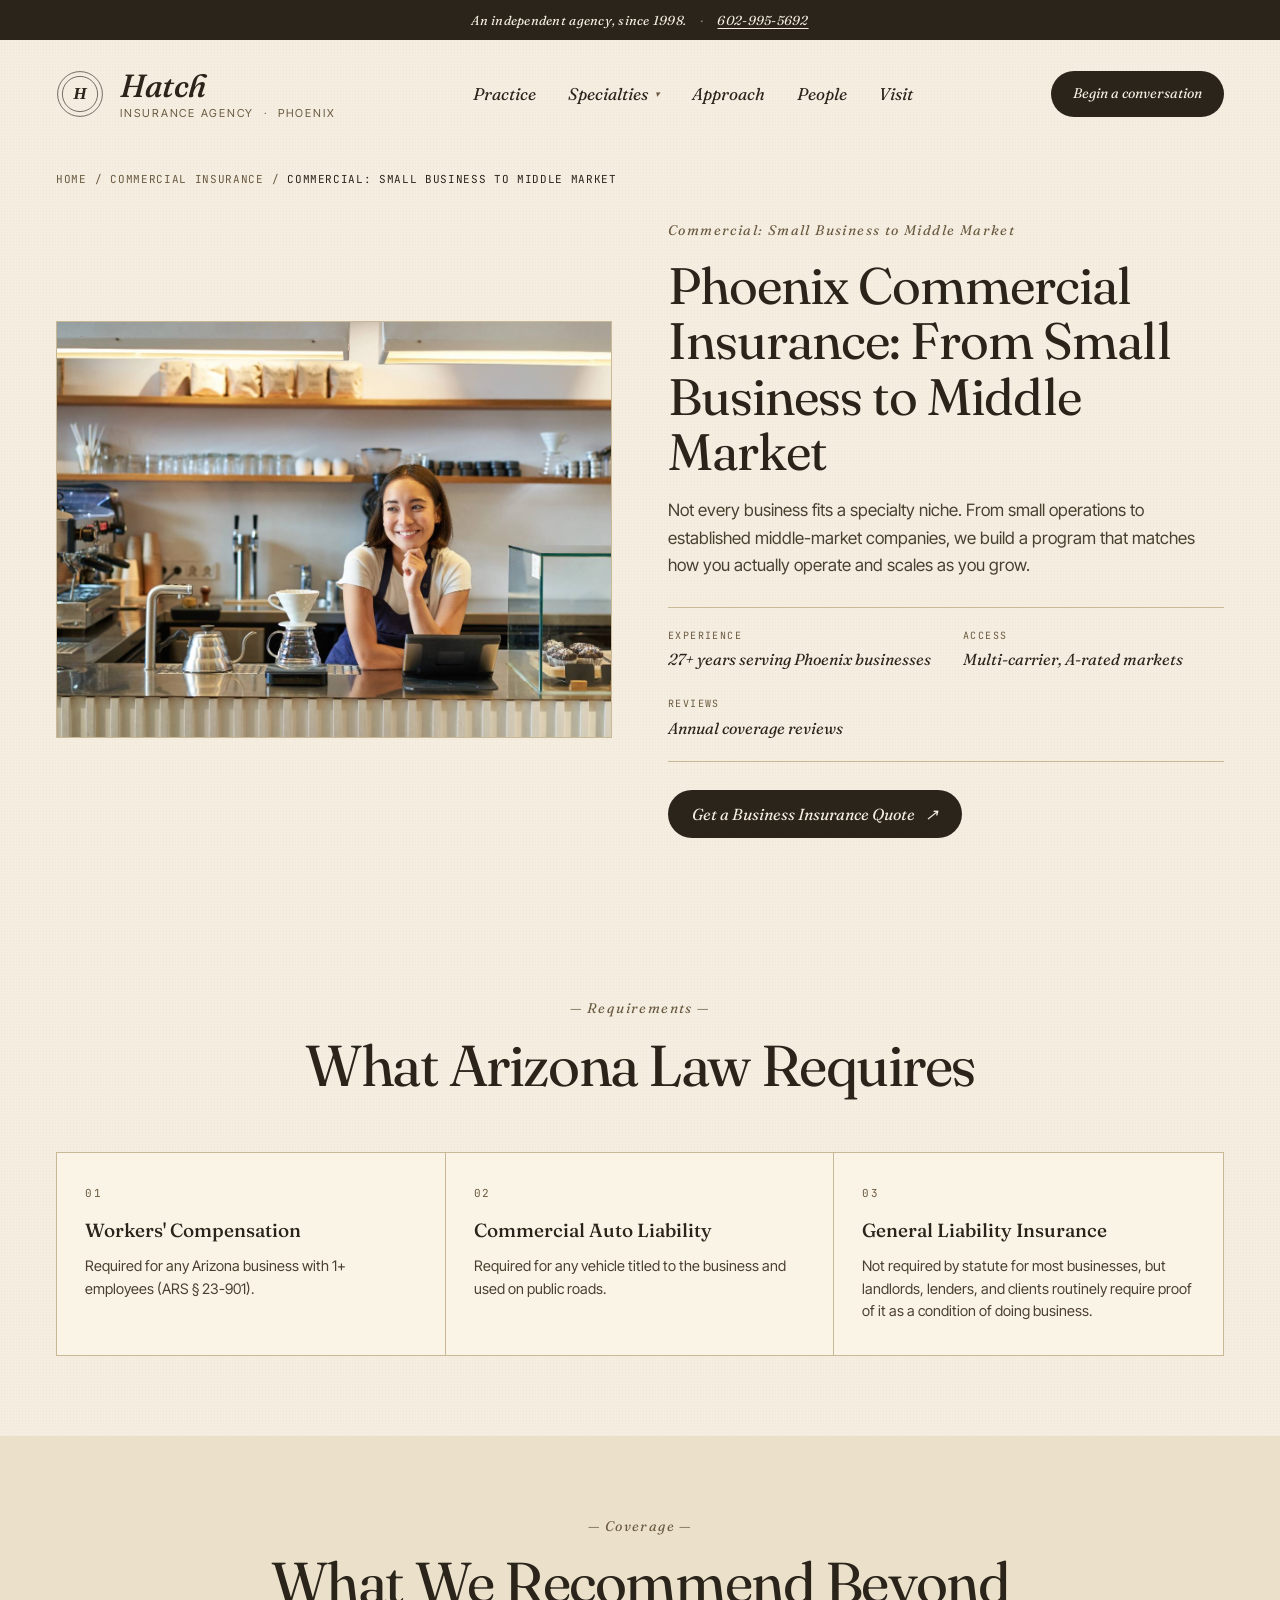
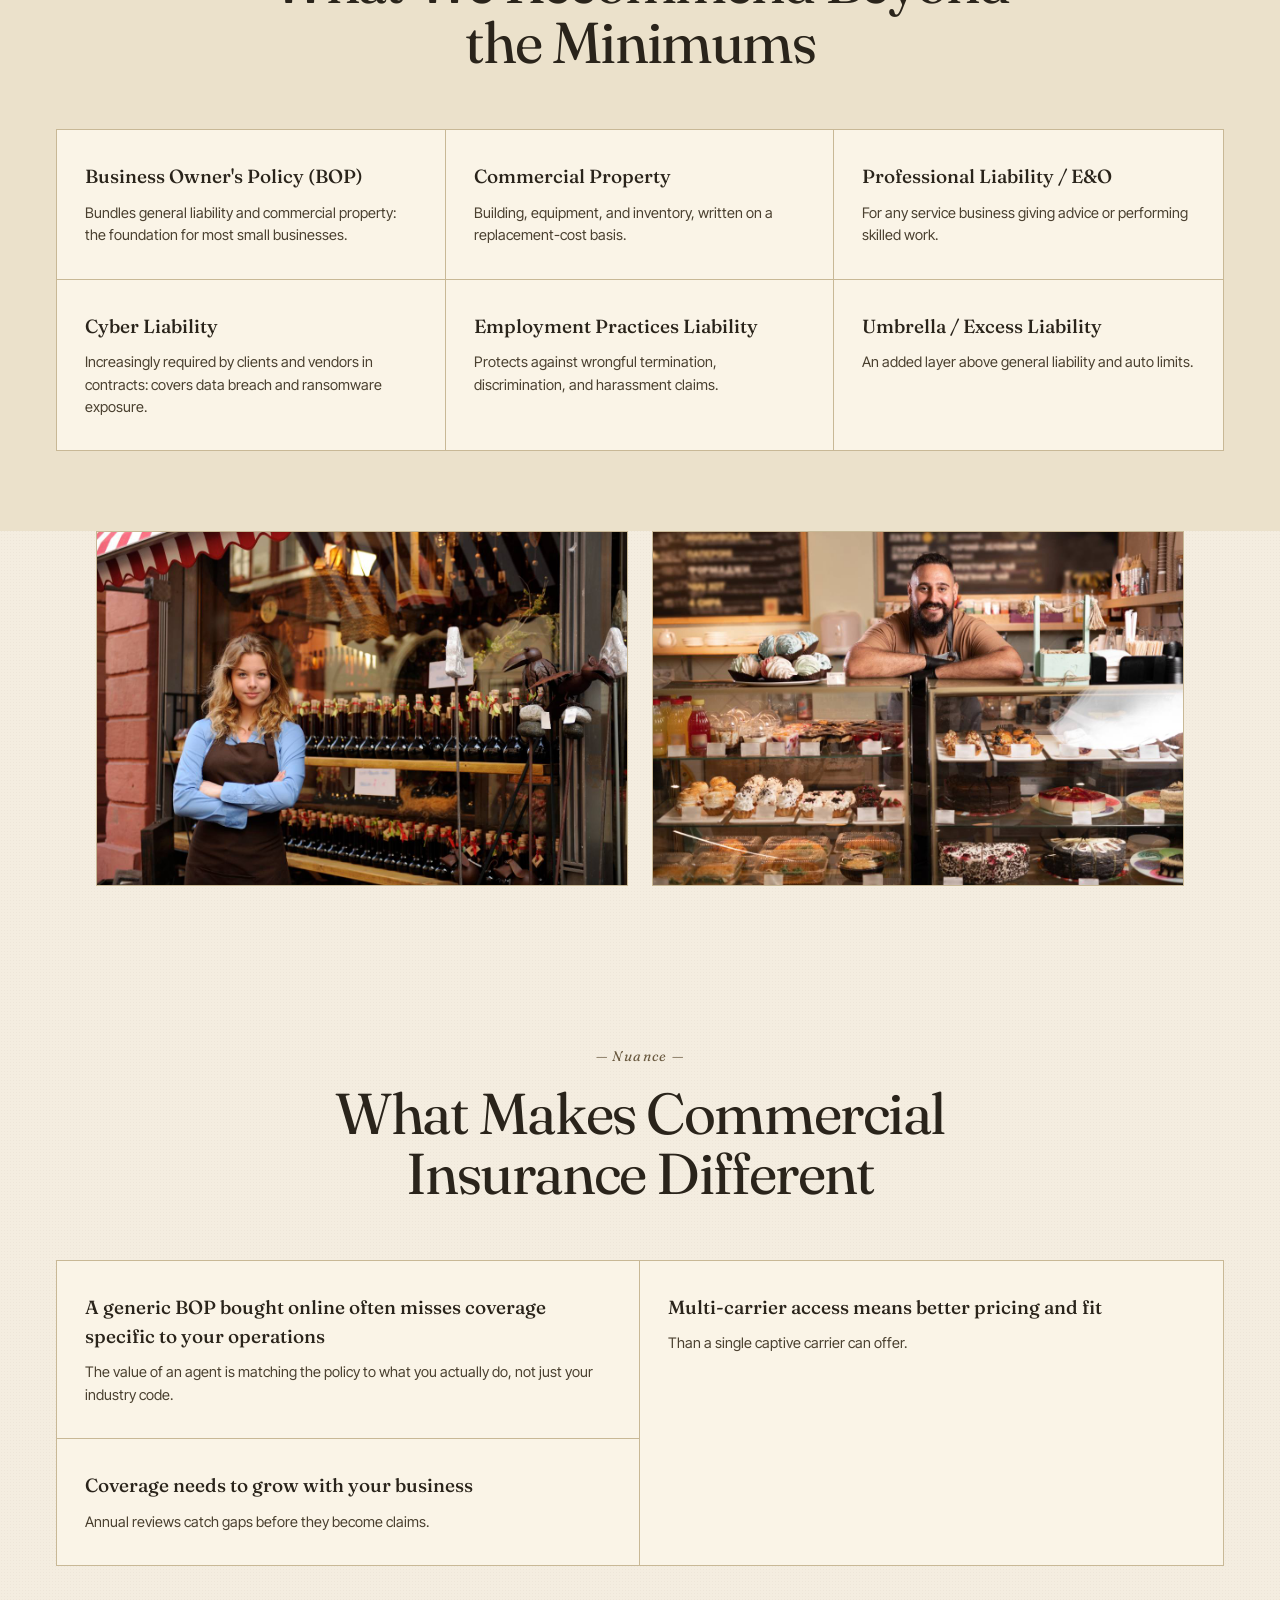
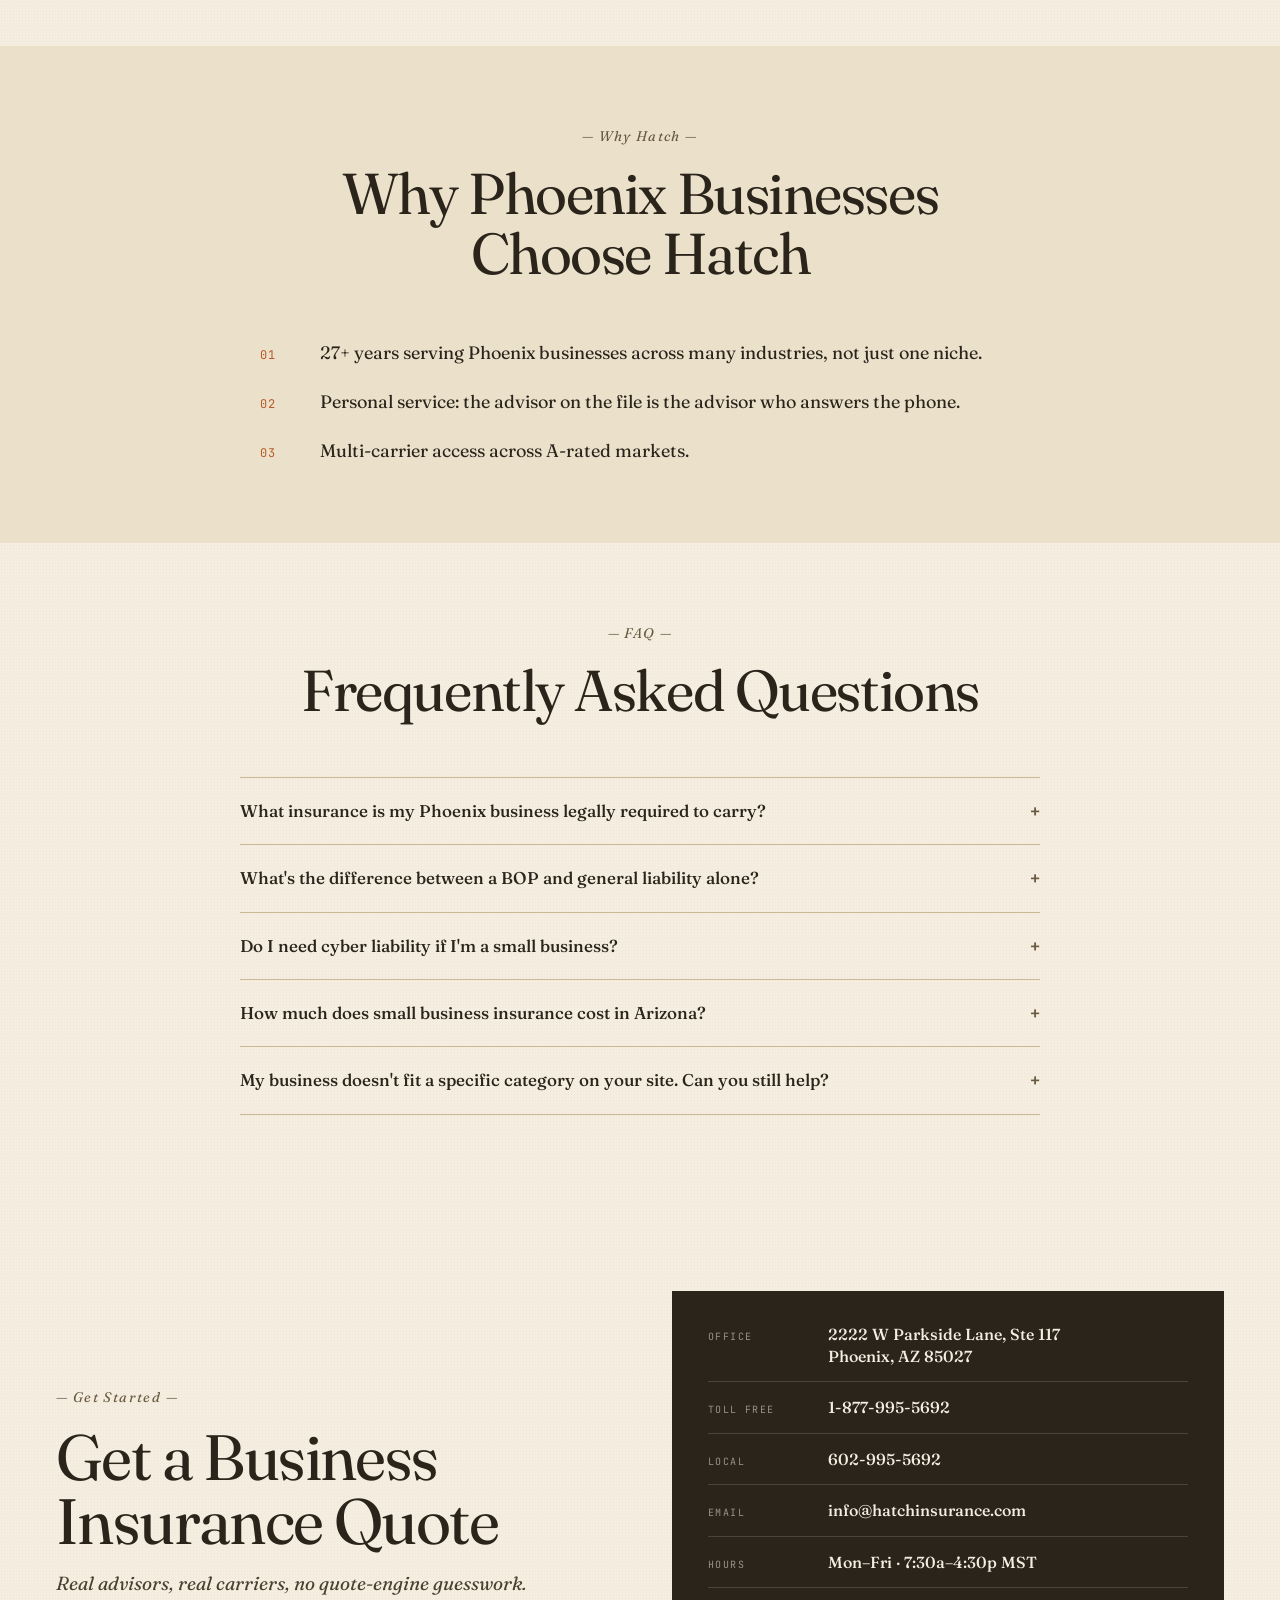
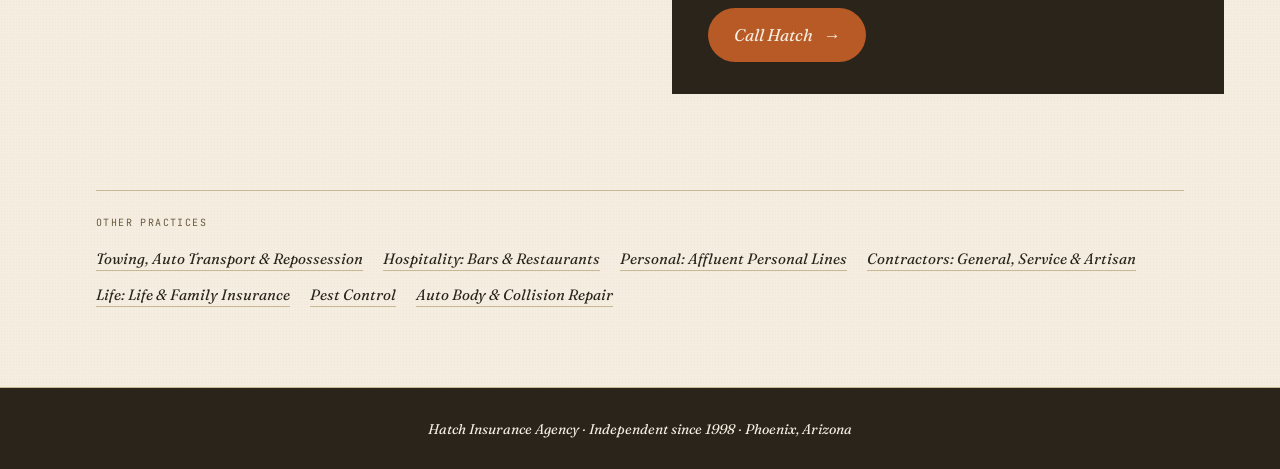
<file: specialties/commercial.html>
<!doctype html>
<html lang="en">
<head>
  <meta charset="utf-8" />
  <meta name="viewport" content="width=device-width, initial-scale=1" />
  <meta name="theme-color" content="#2a241b" />
  <title>Phoenix Commercial Insurance: From Small Business to Middle Market | Hatch Insurance Agency</title>
  <meta name="description" content="Not every business fits a specialty niche. From small operations to established middle-market companies, we build a program that matches how you actually operate and scales as you grow." />

  <link rel="canonical" href="https://hatchinsurance.com/specialties/commercial.html" />

  <meta property="og:title" content="Phoenix Commercial Insurance: From Small Business to Middle Market" />
  <meta property="og:description" content="Not every business fits a specialty niche. From small operations to established middle-market companies, we build a program that matches how you actually operate and scales as you grow." />
  <meta property="og:type" content="website" />
  <meta property="og:image" content="https://hatchinsurance.com/assets/specialties/commercial-hero.jpg" />

  <link rel="preconnect" href="https://fonts.googleapis.com" />
  <link rel="preconnect" href="https://fonts.gstatic.com" crossorigin />
  <link href="https://fonts.googleapis.com/css2?family=Fraunces:ital,opsz,wght@0,9..144,400;0,9..144,500;0,9..144,600;1,9..144,400;1,9..144,500&amp;family=Inter+Tight:wght@400;500;600&amp;family=JetBrains+Mono:wght@400;500&amp;display=swap" rel="stylesheet" />

  <link rel="stylesheet" href="../styles.css" />
</head>
<body>
  <div class="dirC" id="top">
    <div class="dirC__strip">
      <span>An independent agency, since 1998.</span>
      <span class="dirC__strip-sep" aria-hidden="true">&middot;</span>
      <a href="tel:602-995-5692">602-995-5692</a>
    </div>

    <header class="dirC__header">
      <a class="dirC__brand" href="../index.html" aria-label="Hatch Insurance Agency, home">
        <span class="dirC__seal" aria-hidden="true">
          <svg viewBox="0 0 60 60" width="48" height="48">
            <circle cx="30" cy="30" r="28" fill="none" stroke="currentColor" stroke-width="0.8" />
            <circle cx="30" cy="30" r="22" fill="none" stroke="currentColor" stroke-width="0.8" />
            <text x="30" y="36" text-anchor="middle" font-family="Georgia, serif" font-style="italic" font-size="22" font-weight="600" fill="currentColor">H</text>
          </svg>
        </span>
        <span class="dirC__brand-text">
          <strong>Hatch</strong>
          <em>Insurance Agency &nbsp;&middot;&nbsp; Phoenix</em>
        </span>
      </a>

      <button class="dirC__nav-toggle" aria-expanded="false" aria-controls="primary-nav" aria-label="Open navigation">
        <span></span><span></span><span></span>
      </button>

      <nav class="dirC__nav" id="primary-nav" aria-label="Primary">
        <a href="../index.html#practice">Practice</a>
        <div class="dirC__nav-dropdown">
          <button type="button" class="dirC__nav-dropdown-trigger" aria-haspopup="true" aria-expanded="false" aria-controls="specialties-menu">
            Specialties
            <span class="dirC__nav-dropdown-caret" aria-hidden="true">&#9662;</span>
          </button>
          <ul class="dirC__nav-dropdown-menu" id="specialties-menu">
            <li><a href="towing.html"><span class="n">01</span> Towing &amp; Recovery</a></li>
            <li><a href="hospitality.html"><span class="n">02</span> Bars &amp; Restaurants</a></li>
            <li><a href="personal.html"><span class="n">03</span> Affluent Personal Lines</a></li>
            <li><a href="commercial.html" aria-current="page"><span class="n">04</span> Commercial P&amp;C</a></li>
            <li><a href="contractors.html"><span class="n">05</span> Artisan Contractors</a></li>
            <li><a href="life.html"><span class="n">06</span> Life &amp; Family</a></li>
            <li><a href="pest.html"><span class="n">07</span> Pest Control</a></li>
            <li><a href="garage.html"><span class="n">08</span> Garage &amp; Dealers</a></li>
            <li class="dirC__nav-dropdown-menu-all-item"><a class="dirC__nav-dropdown-all" href="../index.html#specialty">View all on homepage</a></li>
          </ul>
        </div>
        <a href="../index.html#approach">Approach</a>
        <a href="../index.html#people">People</a>
        <a href="../index.html#visit">Visit</a>
      </nav>

      <a class="dirC__cta" href="../index.html#visit">Begin a conversation</a>
    </header>

    <nav class="dirC__breadcrumb" aria-label="Breadcrumb">
      <a href="../index.html">Home</a>
      <span aria-hidden="true">/</span>
      <a href="../index.html#specialty">Commercial Insurance</a>
      <span aria-hidden="true">/</span>
      <span aria-current="page">Commercial: Small Business to Middle Market</span>
    </nav>

    <section class="dirC__spec-hero" aria-labelledby="spec-h1">
      <div class="dirC__spec-hero-img">
        <img src="../assets/specialties/commercial-hero.jpg" alt="Photo: a small business owner at the counter of their shop" />
      </div>
      <div class="dirC__spec-hero-body">
        <span class="dirC__kicker">Commercial: Small Business to Middle Market</span>
        <h1 id="spec-h1">Phoenix Commercial Insurance: From Small Business to Middle Market</h1>
        <p class="dirC__spec-intro">Not every business fits a specialty niche. From small operations to established middle-market companies, we build a program that matches how you actually operate and scales as you grow.</p>
        <div class="dirC__spec-facts">
          <div>
            <span class="k">Experience</span>
            <span class="v">27+ years serving Phoenix businesses</span>
          </div>
          <div>
            <span class="k">Access</span>
            <span class="v">Multi-carrier, A-rated markets</span>
          </div>
          <div>
            <span class="k">Reviews</span>
            <span class="v">Annual coverage reviews</span>
          </div>
        </div>
        <a class="dirC__plate-cta dirC__spec-hero-cta" href="../index.html#visit">
          <span>Get a Business Insurance Quote</span>
          <span class="arr" aria-hidden="true">&#8599;</span>
        </a>
      </div>
    </section>

    <section class="dirC__spec-section" aria-labelledby="legal-h">
      <div class="dirC__sec-head">
        <span class="dirC__kicker">&mdash; Requirements &mdash;</span>
        <h2 id="legal-h">What Arizona Law Requires</h2>
      </div>
      <div class="dirC__spec-grid dirC__spec-grid--3">
        <div class="dirC__spec-card">
          <span class="dirC__spec-card-num">01</span>
          <h3>Workers' Compensation</h3>
          <p>Required for any Arizona business with 1+ employees (ARS § 23-901).</p>
        </div>
        <div class="dirC__spec-card">
          <span class="dirC__spec-card-num">02</span>
          <h3>Commercial Auto Liability</h3>
          <p>Required for any vehicle titled to the business and used on public roads.</p>
        </div>
        <div class="dirC__spec-card">
          <span class="dirC__spec-card-num">03</span>
          <h3>General Liability Insurance</h3>
          <p>Not required by statute for most businesses, but landlords, lenders, and clients routinely require proof of it as a condition of doing business.</p>
        </div>
      </div>
    </section>

    <section class="dirC__spec-section dirC__spec-section--alt" aria-labelledby="rec-h">
      <div class="dirC__sec-head">
        <span class="dirC__kicker">&mdash; Coverage &mdash;</span>
        <h2 id="rec-h">What We Recommend Beyond the Minimums</h2>
      </div>
      <div class="dirC__spec-grid dirC__spec-grid--3">
        <div class="dirC__spec-card">
          <h3>Business Owner's Policy (BOP)</h3>
          <p>Bundles general liability and commercial property: the foundation for most small businesses.</p>
        </div>
        <div class="dirC__spec-card">
          <h3>Commercial Property</h3>
          <p>Building, equipment, and inventory, written on a replacement-cost basis.</p>
        </div>
        <div class="dirC__spec-card">
          <h3>Professional Liability / E&amp;O</h3>
          <p>For any service business giving advice or performing skilled work.</p>
        </div>
        <div class="dirC__spec-card">
          <h3>Cyber Liability</h3>
          <p>Increasingly required by clients and vendors in contracts: covers data breach and ransomware exposure.</p>
        </div>
        <div class="dirC__spec-card">
          <h3>Employment Practices Liability</h3>
          <p>Protects against wrongful termination, discrimination, and harassment claims.</p>
        </div>
        <div class="dirC__spec-card">
          <h3>Umbrella / Excess Liability</h3>
          <p>An added layer above general liability and auto limits.</p>
        </div>
      </div>
    </section>

    <section class="dirC__spec-gallery">
        <figure class="dirC__spec-gallery-item">
          <img src="../assets/specialties/commercial-gallery-1.jpg" alt="Photo: a shop owner standing outside her storefront" />
        </figure>
        <figure class="dirC__spec-gallery-item">
          <img src="../assets/specialties/commercial-gallery-2.jpg" alt="Photo: a bakery owner behind the pastry counter" />
        </figure>
    </section>

    <section class="dirC__spec-section" aria-labelledby="risks-h">
      <div class="dirC__sec-head">
        <span class="dirC__kicker">&mdash; Nuance &mdash;</span>
        <h2 id="risks-h">What Makes Commercial Insurance Different</h2>
      </div>
      <div class="dirC__spec-grid dirC__spec-grid--2">
        <div class="dirC__spec-card">
          <h3>A generic BOP bought online often misses coverage specific to your operations</h3>
          <p>The value of an agent is matching the policy to what you actually do, not just your industry code.</p>
        </div>
        <div class="dirC__spec-card">
          <h3>Multi-carrier access means better pricing and fit</h3>
          <p>Than a single captive carrier can offer.</p>
        </div>
        <div class="dirC__spec-card">
          <h3>Coverage needs to grow with your business</h3>
          <p>Annual reviews catch gaps before they become claims.</p>
        </div>
      </div>
    </section>


    <section class="dirC__spec-section dirC__spec-section--alt" aria-labelledby="why-h">
      <div class="dirC__sec-head">
        <span class="dirC__kicker">&mdash; Why Hatch &mdash;</span>
        <h2 id="why-h">Why Phoenix Businesses Choose Hatch</h2>
      </div>
      <ol class="dirC__spec-why">
        <li>
          <span class="step">01</span>
          <p>27+ years serving Phoenix businesses across many industries, not just one niche.</p>
        </li>
        <li>
          <span class="step">02</span>
          <p>Personal service: the advisor on the file is the advisor who answers the phone.</p>
        </li>
        <li>
          <span class="step">03</span>
          <p>Multi-carrier access across A-rated markets.</p>
        </li>
      </ol>
    </section>

    <section class="dirC__spec-section" aria-labelledby="faq-h">
      <div class="dirC__sec-head">
        <span class="dirC__kicker">&mdash; FAQ &mdash;</span>
        <h2 id="faq-h">Frequently Asked Questions</h2>
      </div>
      <div class="dirC__spec-faq">
        <details class="dirC__spec-faq-item">
          <summary>What insurance is my Phoenix business legally required to carry?</summary>
          <p>At minimum, workers' comp with 1+ employees and commercial auto liability for business-titled vehicles. GL isn't statutorily required, but most businesses carry it anyway.</p>
        </details>
        <details class="dirC__spec-faq-item">
          <summary>What's the difference between a BOP and general liability alone?</summary>
          <p>A BOP bundles GL with commercial property into one cost-effective package. GL alone doesn't protect your building, equipment, or inventory.</p>
        </details>
        <details class="dirC__spec-faq-item">
          <summary>Do I need cyber liability if I'm a small business?</summary>
          <p>Increasingly, yes: small businesses are frequent ransomware and data breach targets, and many contracts now require proof of coverage.</p>
        </details>
        <details class="dirC__spec-faq-item">
          <summary>How much does small business insurance cost in Arizona?</summary>
          <p>It depends on industry, revenue, payroll, and coverages needed. Give us a call and we'll build an accurate quote based on your actual operation.</p>
        </details>
        <details class="dirC__spec-faq-item">
          <summary>My business doesn't fit a specific category on your site. Can you still help?</summary>
          <p>Yes. As an independent agency with access to multiple A-rated carriers, we work with a wide range of Phoenix businesses. Call us and we'll figure it out together.</p>
        </details>
      </div>
    </section>

    <section class="dirC__visit" id="visit" aria-labelledby="visit-headline">
      <div class="dirC__visit-grid">
        <div>
          <span class="dirC__kicker">&mdash; Get Started &mdash;</span>
          <h2 id="visit-headline">Get a Business Insurance Quote</h2>
          <p>Real advisors, real carriers, no quote-engine guesswork.</p>
        </div>
        <div class="dirC__visit-card">
          <div class="dirC__visit-row">
            <span>Office</span>
            <strong>2222 W Parkside Lane, Ste 117<br />Phoenix, AZ 85027</strong>
          </div>
          <div class="dirC__visit-row">
            <span>Toll free</span>
            <strong><a href="tel:1-877-995-5692">1-877-995-5692</a></strong>
          </div>
          <div class="dirC__visit-row">
            <span>Local</span>
            <strong><a href="tel:602-995-5692">602-995-5692</a></strong>
          </div>
          <div class="dirC__visit-row">
            <span>Email</span>
            <strong><a href="mailto:info@hatchinsurance.com">info@hatchinsurance.com</a></strong>
          </div>
          <div class="dirC__visit-row">
            <span>Hours</span>
            <strong>Mon&ndash;Fri &middot; 7:30a&ndash;4:30p MST</strong>
          </div>
          <a class="dirC__visit-cta" href="tel:602-995-5692">
            Call Hatch <span aria-hidden="true">&rarr;</span>
          </a>

        </div>
      </div>
    </section>

    <nav class="dirC__spec-crosslinks" aria-label="Other specialty practices">
      <span class="dirC__spec-crosslinks-label">Other practices</span>
      <div class="dirC__spec-crosslinks-list">
        <a href="towing.html">Towing, Auto Transport &amp; Repossession</a>  <a href="hospitality.html">Hospitality: Bars &amp; Restaurants</a>  <a href="personal.html">Personal: Affluent Personal Lines</a>  <a href="contractors.html">Contractors: General, Service &amp; Artisan</a>  <a href="life.html">Life: Life &amp; Family Insurance</a>  <a href="pest.html">Pest Control</a>  <a href="garage.html">Auto Body &amp; Collision Repair</a>
      </div>
    </nav>

    <footer class="dirC__footer">
      <em>Hatch Insurance Agency &middot; Independent since 1998 &middot; Phoenix, Arizona</em>
    </footer>
  </div>

  <script src="../script.js" defer></script>
</body>
</html>
</file>
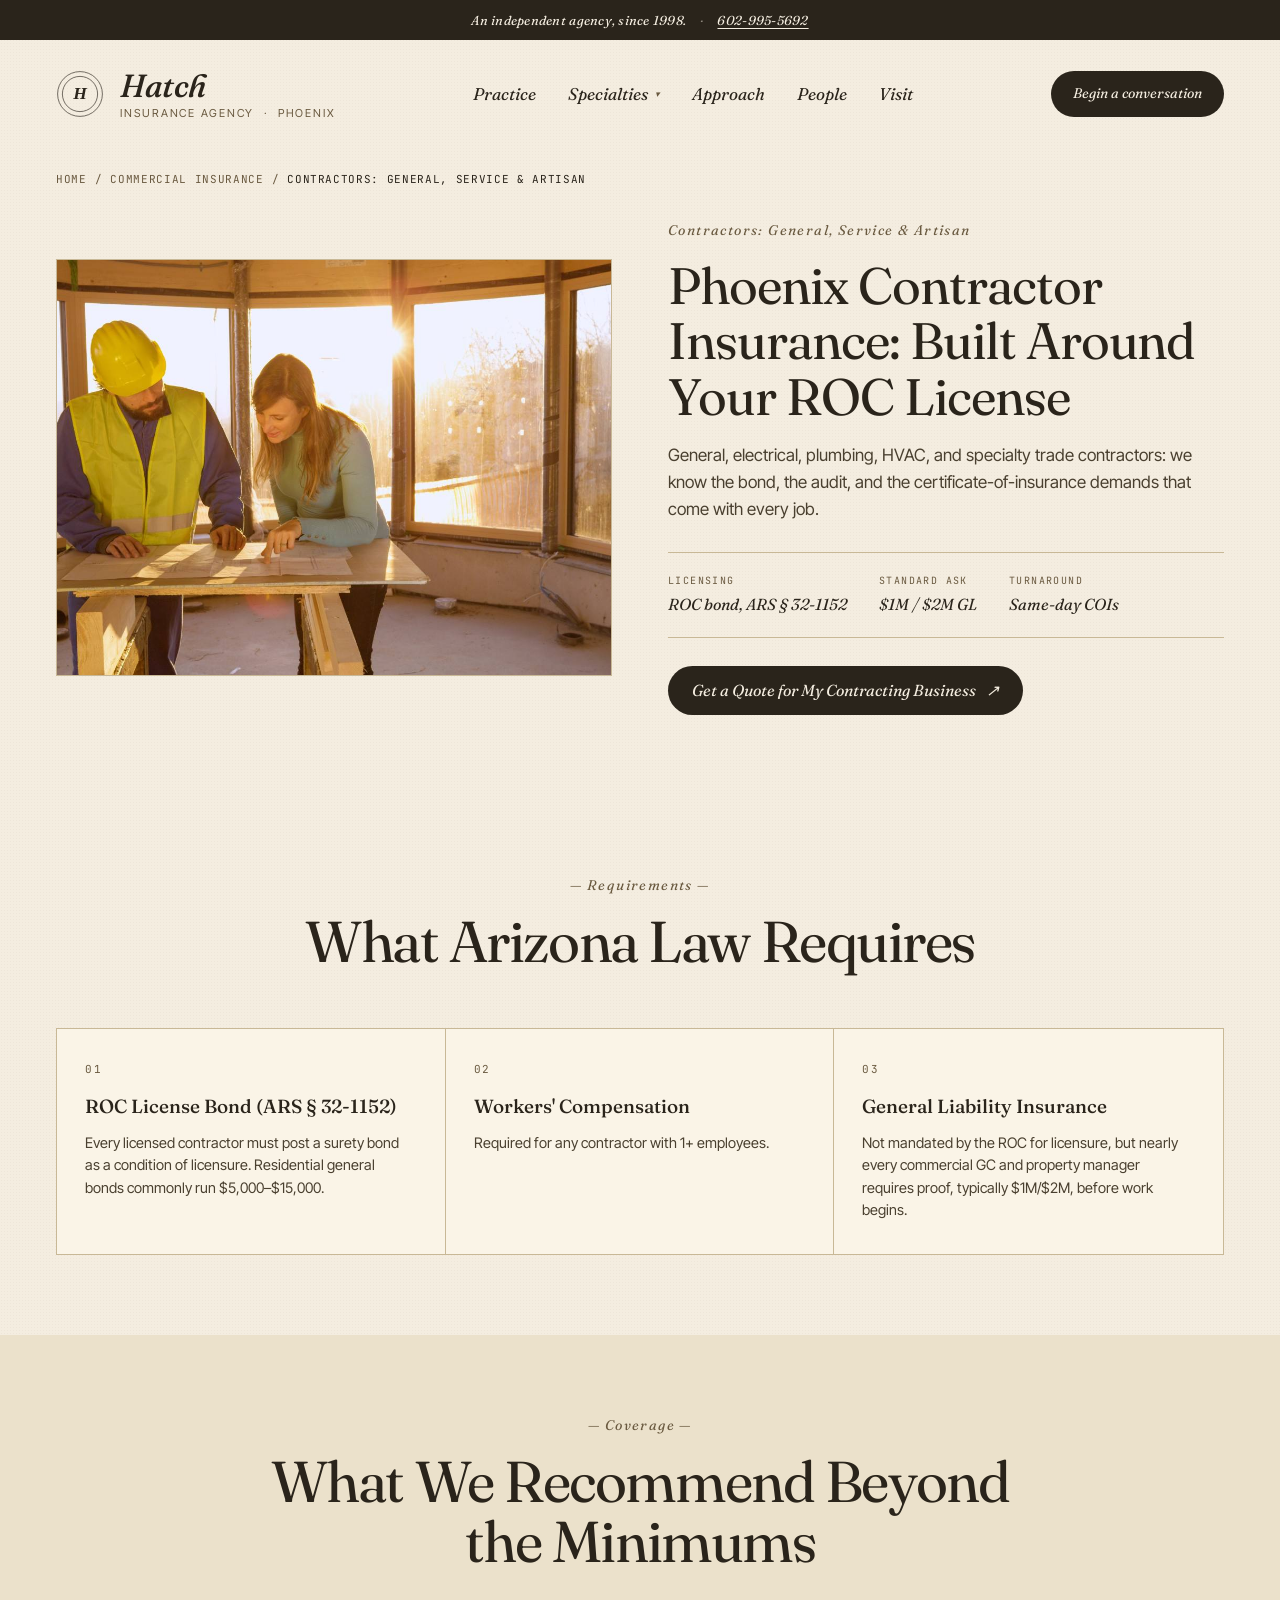
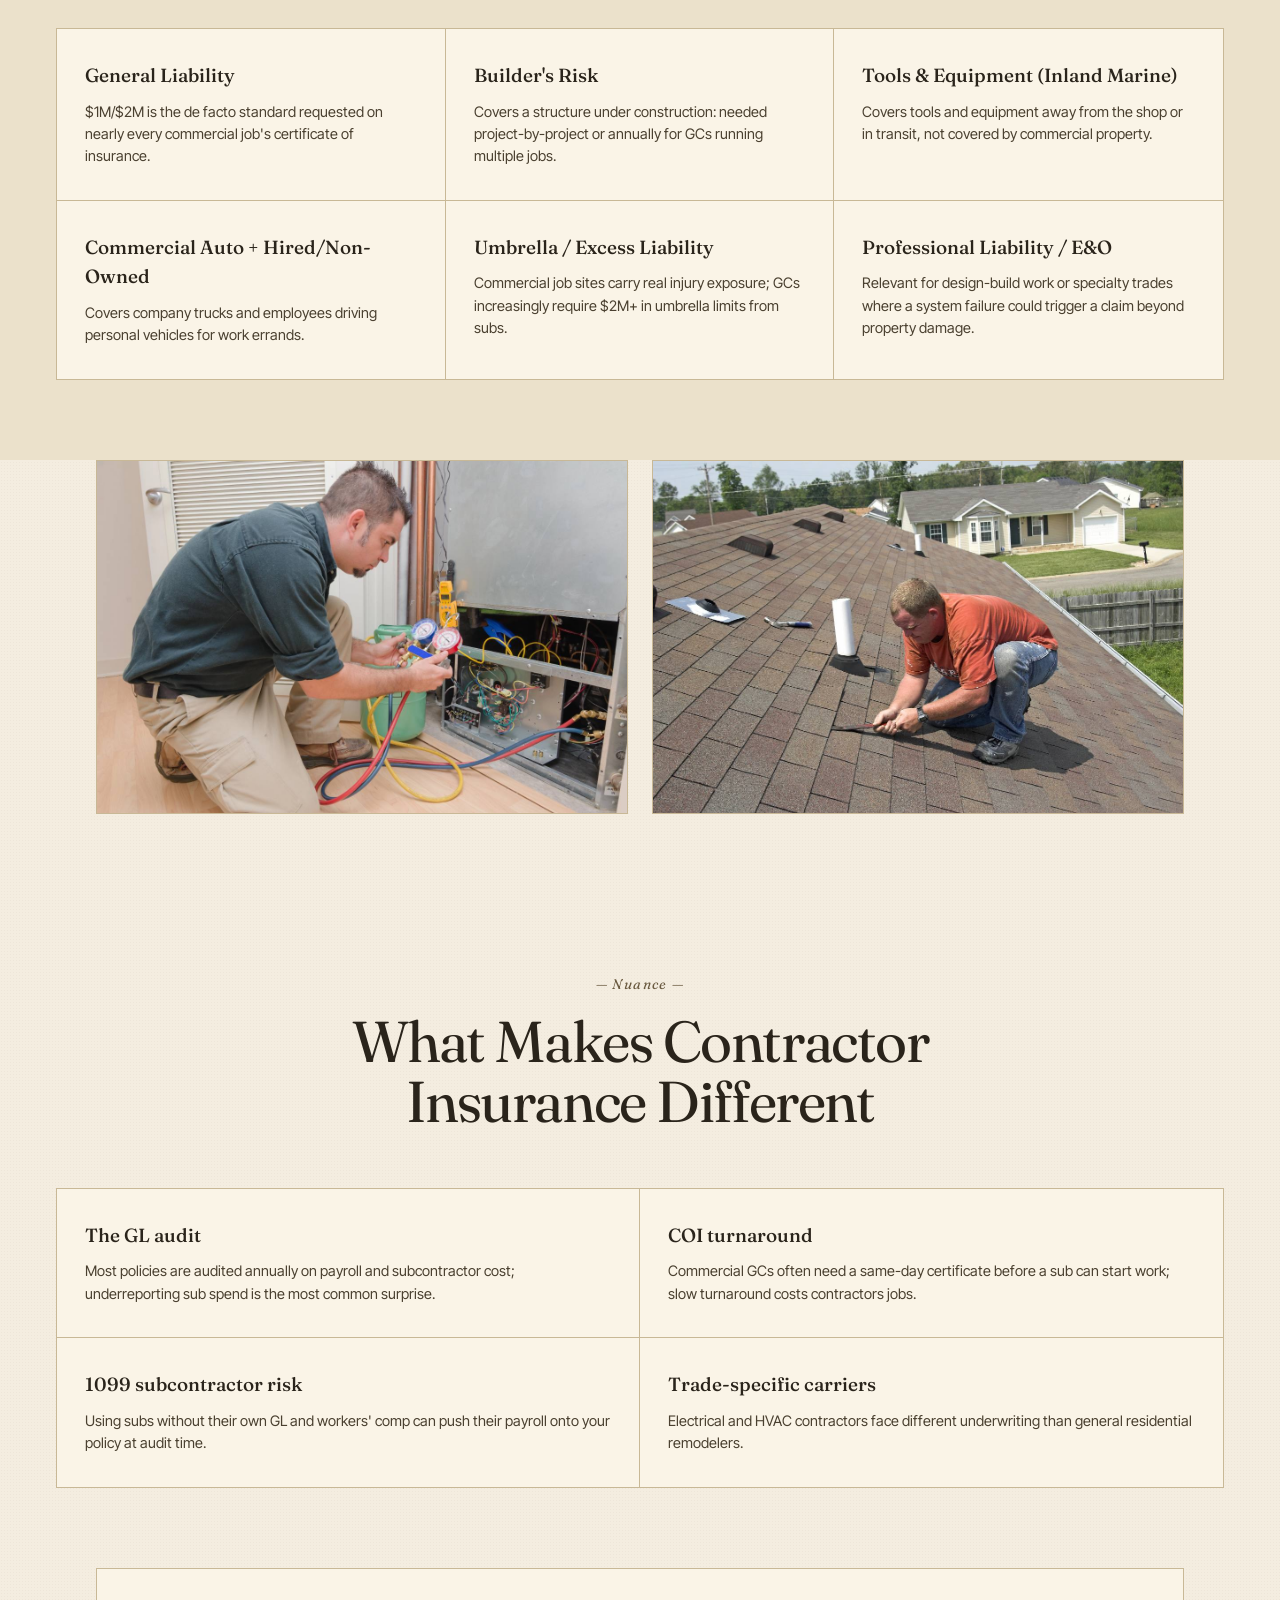
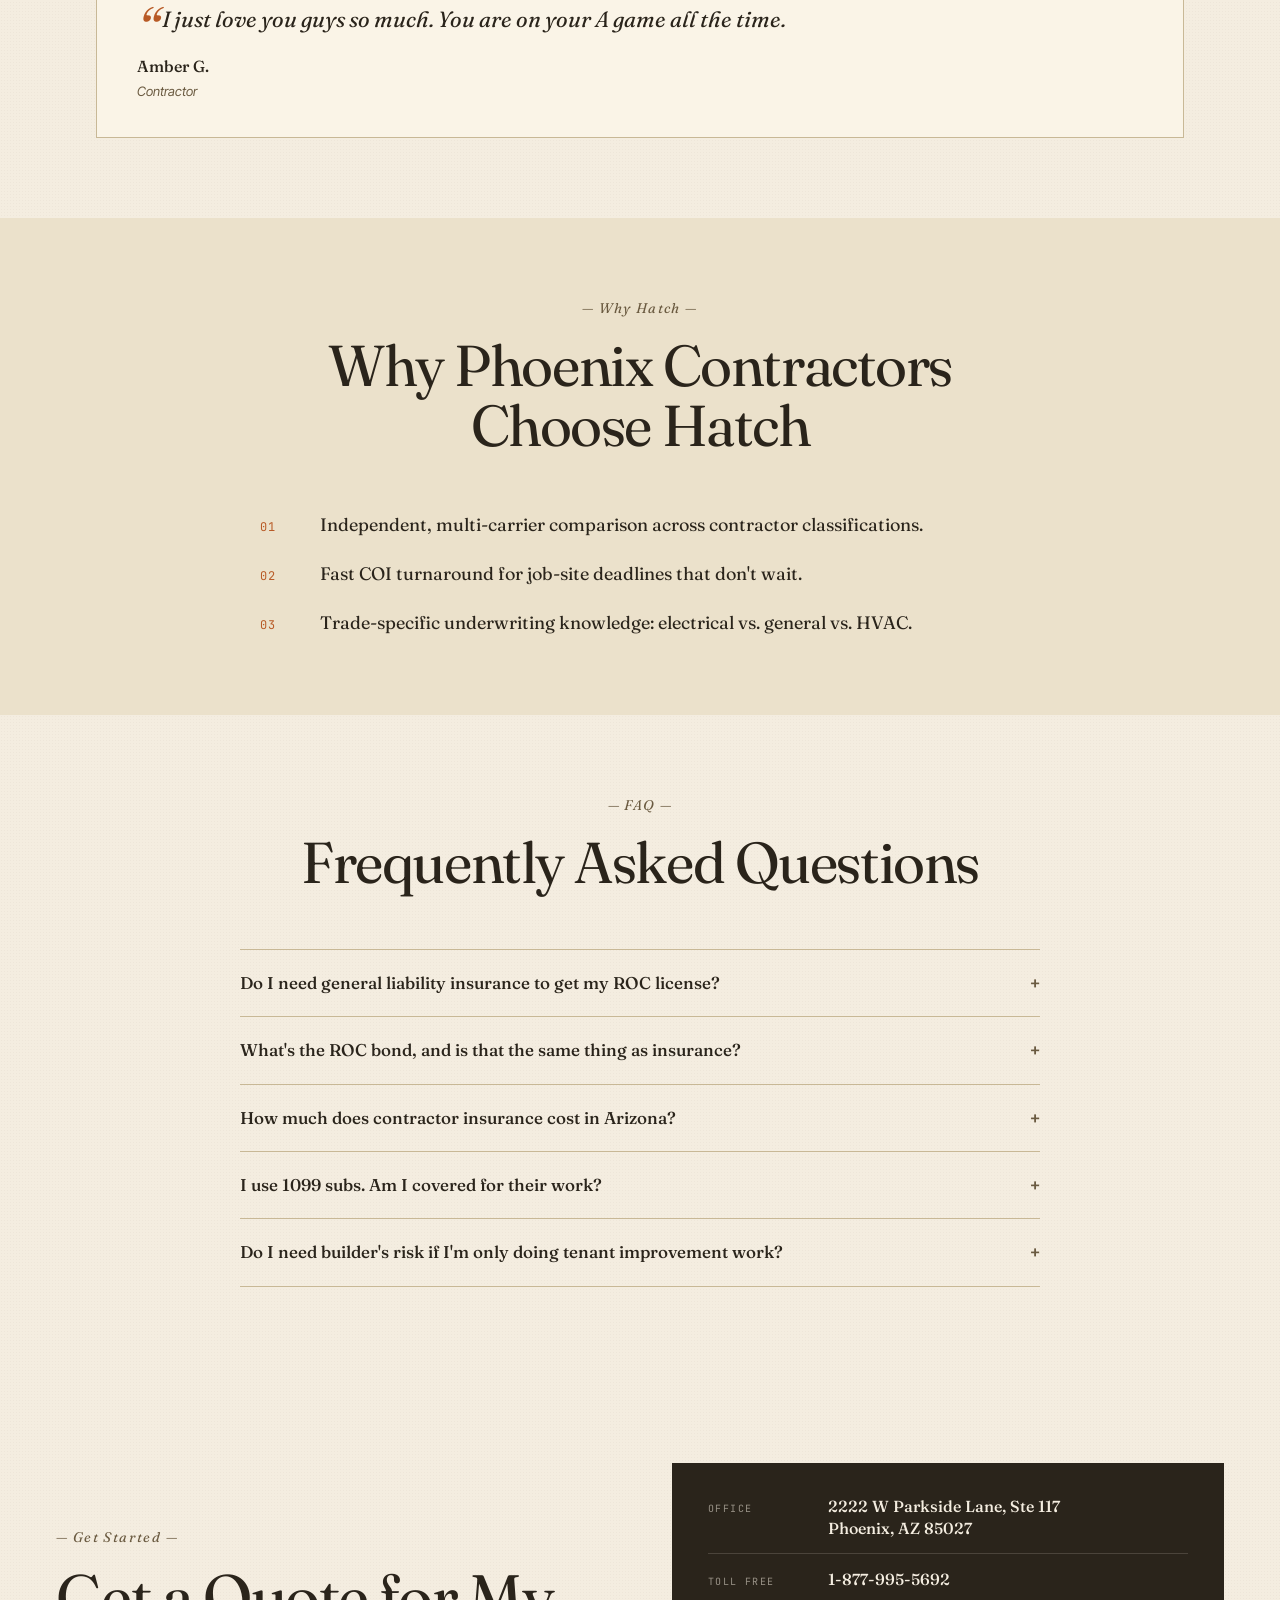
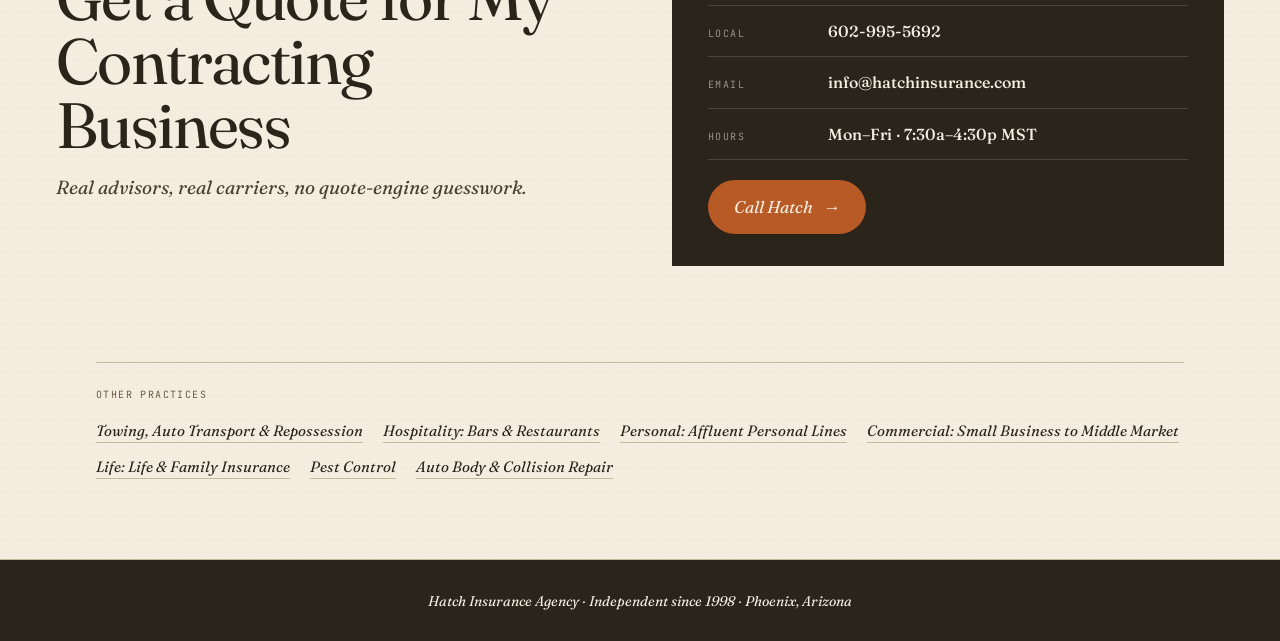
<file: specialties/contractors.html>
<!doctype html>
<html lang="en">
<head>
  <meta charset="utf-8" />
  <meta name="viewport" content="width=device-width, initial-scale=1" />
  <meta name="theme-color" content="#2a241b" />
  <title>Phoenix Contractor Insurance: Built Around Your ROC License | Hatch Insurance Agency</title>
  <meta name="description" content="General, electrical, plumbing, HVAC, and specialty trade contractors: we know the bond, the audit, and the certificate-of-insurance demands that come with every job." />

  <link rel="canonical" href="https://hatchinsurance.com/specialties/contractors.html" />

  <meta property="og:title" content="Phoenix Contractor Insurance: Built Around Your ROC License" />
  <meta property="og:description" content="General, electrical, plumbing, HVAC, and specialty trade contractors: we know the bond, the audit, and the certificate-of-insurance demands that come with every job." />
  <meta property="og:type" content="website" />
  <meta property="og:image" content="https://hatchinsurance.com/assets/specialties/contractors-hero.jpg" />

  <link rel="preconnect" href="https://fonts.googleapis.com" />
  <link rel="preconnect" href="https://fonts.gstatic.com" crossorigin />
  <link href="https://fonts.googleapis.com/css2?family=Fraunces:ital,opsz,wght@0,9..144,400;0,9..144,500;0,9..144,600;1,9..144,400;1,9..144,500&amp;family=Inter+Tight:wght@400;500;600&amp;family=JetBrains+Mono:wght@400;500&amp;display=swap" rel="stylesheet" />

  <link rel="stylesheet" href="../styles.css" />
</head>
<body>
  <div class="dirC" id="top">
    <div class="dirC__strip">
      <span>An independent agency, since 1998.</span>
      <span class="dirC__strip-sep" aria-hidden="true">&middot;</span>
      <a href="tel:602-995-5692">602-995-5692</a>
    </div>

    <header class="dirC__header">
      <a class="dirC__brand" href="../index.html" aria-label="Hatch Insurance Agency, home">
        <span class="dirC__seal" aria-hidden="true">
          <svg viewBox="0 0 60 60" width="48" height="48">
            <circle cx="30" cy="30" r="28" fill="none" stroke="currentColor" stroke-width="0.8" />
            <circle cx="30" cy="30" r="22" fill="none" stroke="currentColor" stroke-width="0.8" />
            <text x="30" y="36" text-anchor="middle" font-family="Georgia, serif" font-style="italic" font-size="22" font-weight="600" fill="currentColor">H</text>
          </svg>
        </span>
        <span class="dirC__brand-text">
          <strong>Hatch</strong>
          <em>Insurance Agency &nbsp;&middot;&nbsp; Phoenix</em>
        </span>
      </a>

      <button class="dirC__nav-toggle" aria-expanded="false" aria-controls="primary-nav" aria-label="Open navigation">
        <span></span><span></span><span></span>
      </button>

      <nav class="dirC__nav" id="primary-nav" aria-label="Primary">
        <a href="../index.html#practice">Practice</a>
        <div class="dirC__nav-dropdown">
          <button type="button" class="dirC__nav-dropdown-trigger" aria-haspopup="true" aria-expanded="false" aria-controls="specialties-menu">
            Specialties
            <span class="dirC__nav-dropdown-caret" aria-hidden="true">&#9662;</span>
          </button>
          <ul class="dirC__nav-dropdown-menu" id="specialties-menu">
            <li><a href="towing.html"><span class="n">01</span> Towing &amp; Recovery</a></li>
            <li><a href="hospitality.html"><span class="n">02</span> Bars &amp; Restaurants</a></li>
            <li><a href="personal.html"><span class="n">03</span> Affluent Personal Lines</a></li>
            <li><a href="commercial.html"><span class="n">04</span> Commercial P&amp;C</a></li>
            <li><a href="contractors.html" aria-current="page"><span class="n">05</span> Artisan Contractors</a></li>
            <li><a href="life.html"><span class="n">06</span> Life &amp; Family</a></li>
            <li><a href="pest.html"><span class="n">07</span> Pest Control</a></li>
            <li><a href="garage.html"><span class="n">08</span> Garage &amp; Dealers</a></li>
            <li class="dirC__nav-dropdown-menu-all-item"><a class="dirC__nav-dropdown-all" href="../index.html#specialty">View all on homepage</a></li>
          </ul>
        </div>
        <a href="../index.html#approach">Approach</a>
        <a href="../index.html#people">People</a>
        <a href="../index.html#visit">Visit</a>
      </nav>

      <a class="dirC__cta" href="../index.html#visit">Begin a conversation</a>
    </header>

    <nav class="dirC__breadcrumb" aria-label="Breadcrumb">
      <a href="../index.html">Home</a>
      <span aria-hidden="true">/</span>
      <a href="../index.html#specialty">Commercial Insurance</a>
      <span aria-hidden="true">/</span>
      <span aria-current="page">Contractors: General, Service &amp; Artisan</span>
    </nav>

    <section class="dirC__spec-hero" aria-labelledby="spec-h1">
      <div class="dirC__spec-hero-img">
        <img src="../assets/specialties/contractors-hero.jpg" alt="Photo: a contractor walking a job site with a Hatch producer" />
      </div>
      <div class="dirC__spec-hero-body">
        <span class="dirC__kicker">Contractors: General, Service &amp; Artisan</span>
        <h1 id="spec-h1">Phoenix Contractor Insurance: Built Around Your ROC License</h1>
        <p class="dirC__spec-intro">General, electrical, plumbing, HVAC, and specialty trade contractors: we know the bond, the audit, and the certificate-of-insurance demands that come with every job.</p>
        <div class="dirC__spec-facts">
          <div>
            <span class="k">Licensing</span>
            <span class="v">ROC bond, ARS § 32-1152</span>
          </div>
          <div>
            <span class="k">Standard ask</span>
            <span class="v">$1M / $2M GL</span>
          </div>
          <div>
            <span class="k">Turnaround</span>
            <span class="v">Same-day COIs</span>
          </div>
        </div>
        <a class="dirC__plate-cta dirC__spec-hero-cta" href="../index.html#visit">
          <span>Get a Quote for My Contracting Business</span>
          <span class="arr" aria-hidden="true">&#8599;</span>
        </a>
      </div>
    </section>

    <section class="dirC__spec-section" aria-labelledby="legal-h">
      <div class="dirC__sec-head">
        <span class="dirC__kicker">&mdash; Requirements &mdash;</span>
        <h2 id="legal-h">What Arizona Law Requires</h2>
      </div>
      <div class="dirC__spec-grid dirC__spec-grid--3">
        <div class="dirC__spec-card">
          <span class="dirC__spec-card-num">01</span>
          <h3>ROC License Bond (ARS § 32-1152)</h3>
          <p>Every licensed contractor must post a surety bond as a condition of licensure. Residential general bonds commonly run $5,000–$15,000.</p>
        </div>
        <div class="dirC__spec-card">
          <span class="dirC__spec-card-num">02</span>
          <h3>Workers' Compensation</h3>
          <p>Required for any contractor with 1+ employees.</p>
        </div>
        <div class="dirC__spec-card">
          <span class="dirC__spec-card-num">03</span>
          <h3>General Liability Insurance</h3>
          <p>Not mandated by the ROC for licensure, but nearly every commercial GC and property manager requires proof, typically $1M/$2M, before work begins.</p>
        </div>
      </div>
    </section>

    <section class="dirC__spec-section dirC__spec-section--alt" aria-labelledby="rec-h">
      <div class="dirC__sec-head">
        <span class="dirC__kicker">&mdash; Coverage &mdash;</span>
        <h2 id="rec-h">What We Recommend Beyond the Minimums</h2>
      </div>
      <div class="dirC__spec-grid dirC__spec-grid--3">
        <div class="dirC__spec-card">
          <h3>General Liability</h3>
          <p>$1M/$2M is the de facto standard requested on nearly every commercial job's certificate of insurance.</p>
        </div>
        <div class="dirC__spec-card">
          <h3>Builder's Risk</h3>
          <p>Covers a structure under construction: needed project-by-project or annually for GCs running multiple jobs.</p>
        </div>
        <div class="dirC__spec-card">
          <h3>Tools &amp; Equipment (Inland Marine)</h3>
          <p>Covers tools and equipment away from the shop or in transit, not covered by commercial property.</p>
        </div>
        <div class="dirC__spec-card">
          <h3>Commercial Auto + Hired/Non-Owned</h3>
          <p>Covers company trucks and employees driving personal vehicles for work errands.</p>
        </div>
        <div class="dirC__spec-card">
          <h3>Umbrella / Excess Liability</h3>
          <p>Commercial job sites carry real injury exposure; GCs increasingly require $2M+ in umbrella limits from subs.</p>
        </div>
        <div class="dirC__spec-card">
          <h3>Professional Liability / E&amp;O</h3>
          <p>Relevant for design-build work or specialty trades where a system failure could trigger a claim beyond property damage.</p>
        </div>
      </div>
    </section>

    <section class="dirC__spec-gallery">
        <figure class="dirC__spec-gallery-item">
          <img src="../assets/specialties/contractors-gallery-3.jpg" alt="Photo: an HVAC technician servicing a unit" />
        </figure>
        <figure class="dirC__spec-gallery-item">
          <img src="../assets/specialties/contractors-gallery-6.jpg" alt="Photo: a roofer replacing shingles" />
        </figure>
    </section>

    <section class="dirC__spec-section" aria-labelledby="risks-h">
      <div class="dirC__sec-head">
        <span class="dirC__kicker">&mdash; Nuance &mdash;</span>
        <h2 id="risks-h">What Makes Contractor Insurance Different</h2>
      </div>
      <div class="dirC__spec-grid dirC__spec-grid--2">
        <div class="dirC__spec-card">
          <h3>The GL audit</h3>
          <p>Most policies are audited annually on payroll and subcontractor cost; underreporting sub spend is the most common surprise.</p>
        </div>
        <div class="dirC__spec-card">
          <h3>COI turnaround</h3>
          <p>Commercial GCs often need a same-day certificate before a sub can start work; slow turnaround costs contractors jobs.</p>
        </div>
        <div class="dirC__spec-card">
          <h3>1099 subcontractor risk</h3>
          <p>Using subs without their own GL and workers' comp can push their payroll onto your policy at audit time.</p>
        </div>
        <div class="dirC__spec-card">
          <h3>Trade-specific carriers</h3>
          <p>Electrical and HVAC contractors face different underwriting than general residential remodelers.</p>
        </div>
      </div>
    </section>

    <section class="dirC__voices dirC__spec-testimonial-wrap" aria-labelledby="testi-h">
      <h2 id="testi-h" class="dirC__sr-only">Client voice</h2>
      <figure class="dirC__voice dirC__spec-testimonial">
        <blockquote>
          <span class="qmark" aria-hidden="true">&ldquo;</span>I just love you guys so much. You are on your A game all the time.
        </blockquote>
        <figcaption>
          <strong>Amber G.</strong>
          <em>Contractor</em>
        </figcaption>
      </figure>
    </section>

    <section class="dirC__spec-section dirC__spec-section--alt" aria-labelledby="why-h">
      <div class="dirC__sec-head">
        <span class="dirC__kicker">&mdash; Why Hatch &mdash;</span>
        <h2 id="why-h">Why Phoenix Contractors Choose Hatch</h2>
      </div>
      <ol class="dirC__spec-why">
        <li>
          <span class="step">01</span>
          <p>Independent, multi-carrier comparison across contractor classifications.</p>
        </li>
        <li>
          <span class="step">02</span>
          <p>Fast COI turnaround for job-site deadlines that don't wait.</p>
        </li>
        <li>
          <span class="step">03</span>
          <p>Trade-specific underwriting knowledge: electrical vs. general vs. HVAC.</p>
        </li>
      </ol>
    </section>

    <section class="dirC__spec-section" aria-labelledby="faq-h">
      <div class="dirC__sec-head">
        <span class="dirC__kicker">&mdash; FAQ &mdash;</span>
        <h2 id="faq-h">Frequently Asked Questions</h2>
      </div>
      <div class="dirC__spec-faq">
        <details class="dirC__spec-faq-item">
          <summary>Do I need general liability insurance to get my ROC license?</summary>
          <p>Not directly: the ROC requires a surety bond, not GL. But in practice, nearly every commercial GC will require proof of GL before you're on a job site.</p>
        </details>
        <details class="dirC__spec-faq-item">
          <summary>What's the ROC bond, and is that the same thing as insurance?</summary>
          <p>No, the bond protects consumers and the state; GL protects you and third parties from claims. You need both.</p>
        </details>
        <details class="dirC__spec-faq-item">
          <summary>How much does contractor insurance cost in Arizona?</summary>
          <p>It depends on trade classification, payroll, revenue, and claims history. Give us a call for an accurate quote.</p>
        </details>
        <details class="dirC__spec-faq-item">
          <summary>I use 1099 subs. Am I covered for their work?</summary>
          <p>Only if structured properly. Require every sub to carry their own coverage and provide a certificate naming you as additional insured.</p>
        </details>
        <details class="dirC__spec-faq-item">
          <summary>Do I need builder's risk if I'm only doing tenant improvement work?</summary>
          <p>Usually, yes: it covers materials and work-in-progress not yet covered by a standard property policy.</p>
        </details>
      </div>
    </section>

    <section class="dirC__visit" id="visit" aria-labelledby="visit-headline">
      <div class="dirC__visit-grid">
        <div>
          <span class="dirC__kicker">&mdash; Get Started &mdash;</span>
          <h2 id="visit-headline">Get a Quote for My Contracting Business</h2>
          <p>Real advisors, real carriers, no quote-engine guesswork.</p>
        </div>
        <div class="dirC__visit-card">
          <div class="dirC__visit-row">
            <span>Office</span>
            <strong>2222 W Parkside Lane, Ste 117<br />Phoenix, AZ 85027</strong>
          </div>
          <div class="dirC__visit-row">
            <span>Toll free</span>
            <strong><a href="tel:1-877-995-5692">1-877-995-5692</a></strong>
          </div>
          <div class="dirC__visit-row">
            <span>Local</span>
            <strong><a href="tel:602-995-5692">602-995-5692</a></strong>
          </div>
          <div class="dirC__visit-row">
            <span>Email</span>
            <strong><a href="mailto:info@hatchinsurance.com">info@hatchinsurance.com</a></strong>
          </div>
          <div class="dirC__visit-row">
            <span>Hours</span>
            <strong>Mon&ndash;Fri &middot; 7:30a&ndash;4:30p MST</strong>
          </div>
          <a class="dirC__visit-cta" href="tel:602-995-5692">
            Call Hatch <span aria-hidden="true">&rarr;</span>
          </a>

        </div>
      </div>
    </section>

    <nav class="dirC__spec-crosslinks" aria-label="Other specialty practices">
      <span class="dirC__spec-crosslinks-label">Other practices</span>
      <div class="dirC__spec-crosslinks-list">
        <a href="towing.html">Towing, Auto Transport &amp; Repossession</a>  <a href="hospitality.html">Hospitality: Bars &amp; Restaurants</a>  <a href="personal.html">Personal: Affluent Personal Lines</a>  <a href="commercial.html">Commercial: Small Business to Middle Market</a>  <a href="life.html">Life: Life &amp; Family Insurance</a>  <a href="pest.html">Pest Control</a>  <a href="garage.html">Auto Body &amp; Collision Repair</a>
      </div>
    </nav>

    <footer class="dirC__footer">
      <em>Hatch Insurance Agency &middot; Independent since 1998 &middot; Phoenix, Arizona</em>
    </footer>
  </div>

  <script src="../script.js" defer></script>
</body>
</html>
</file>
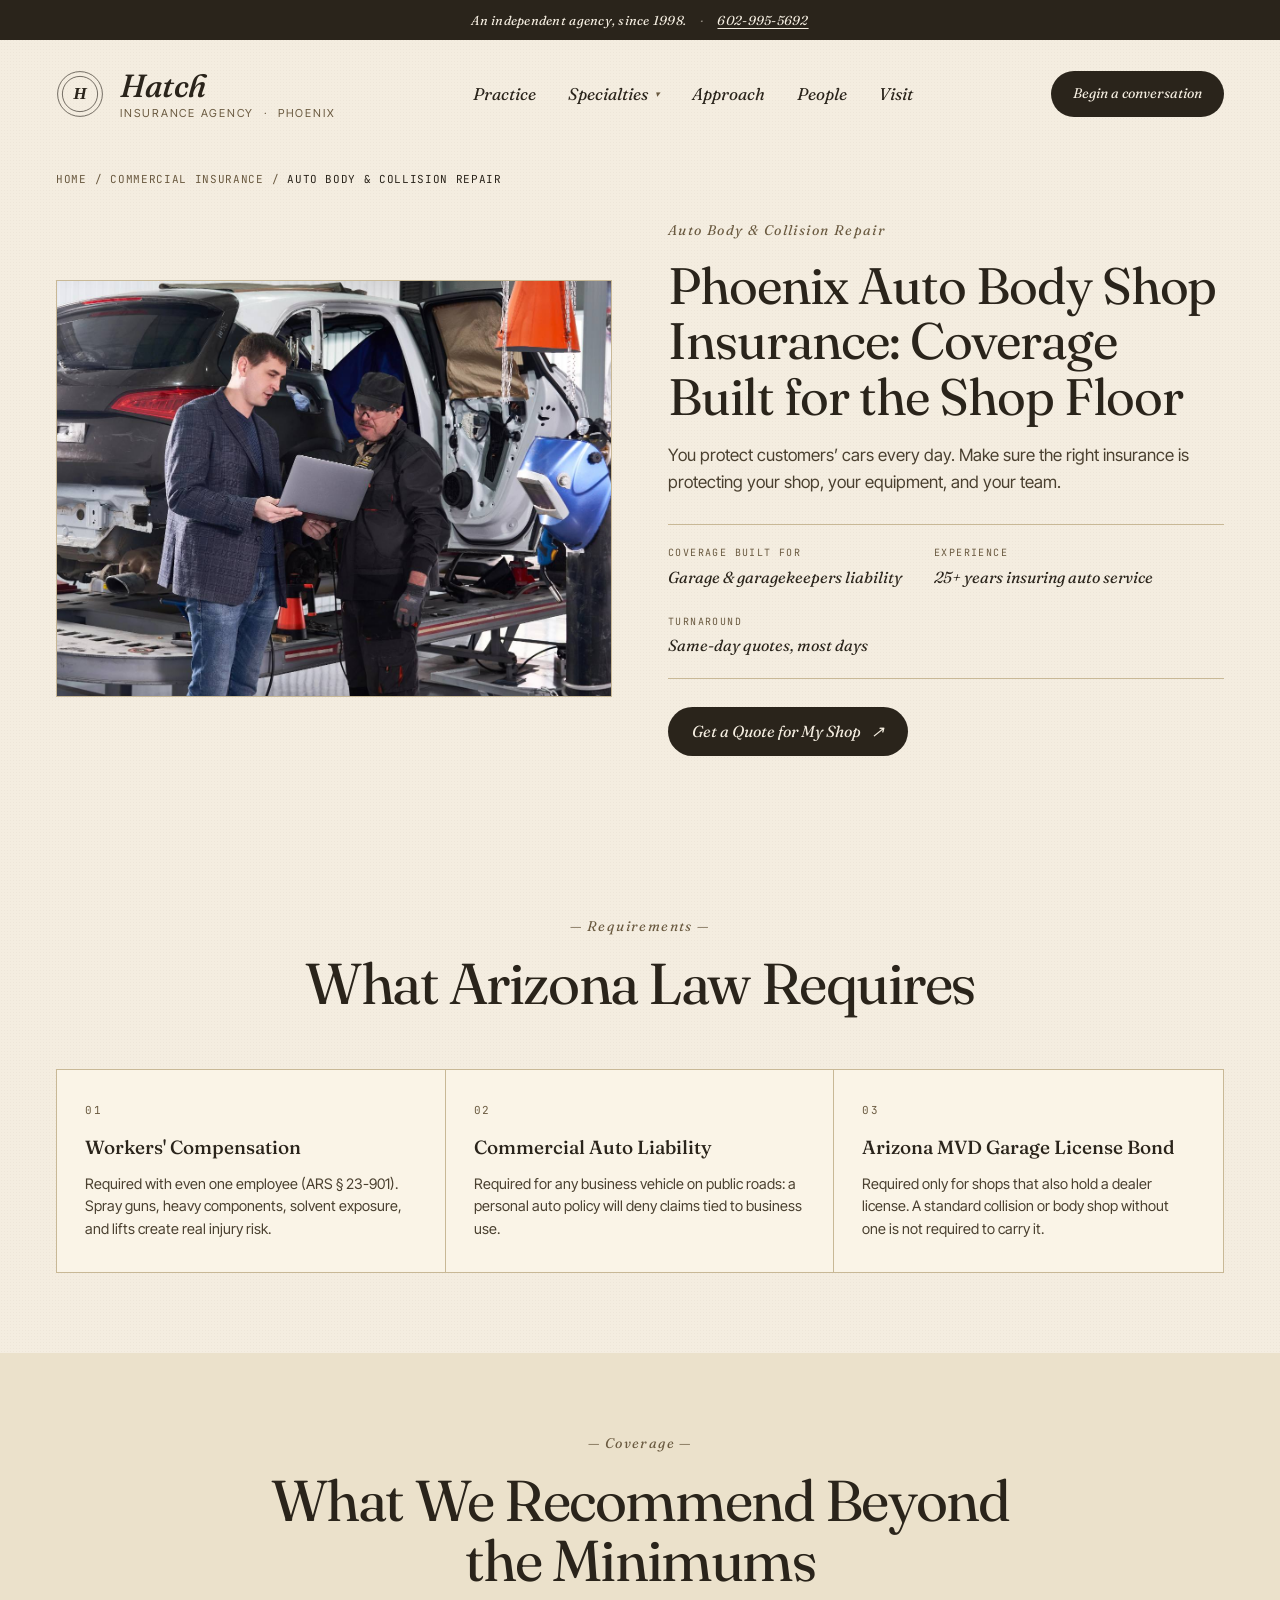
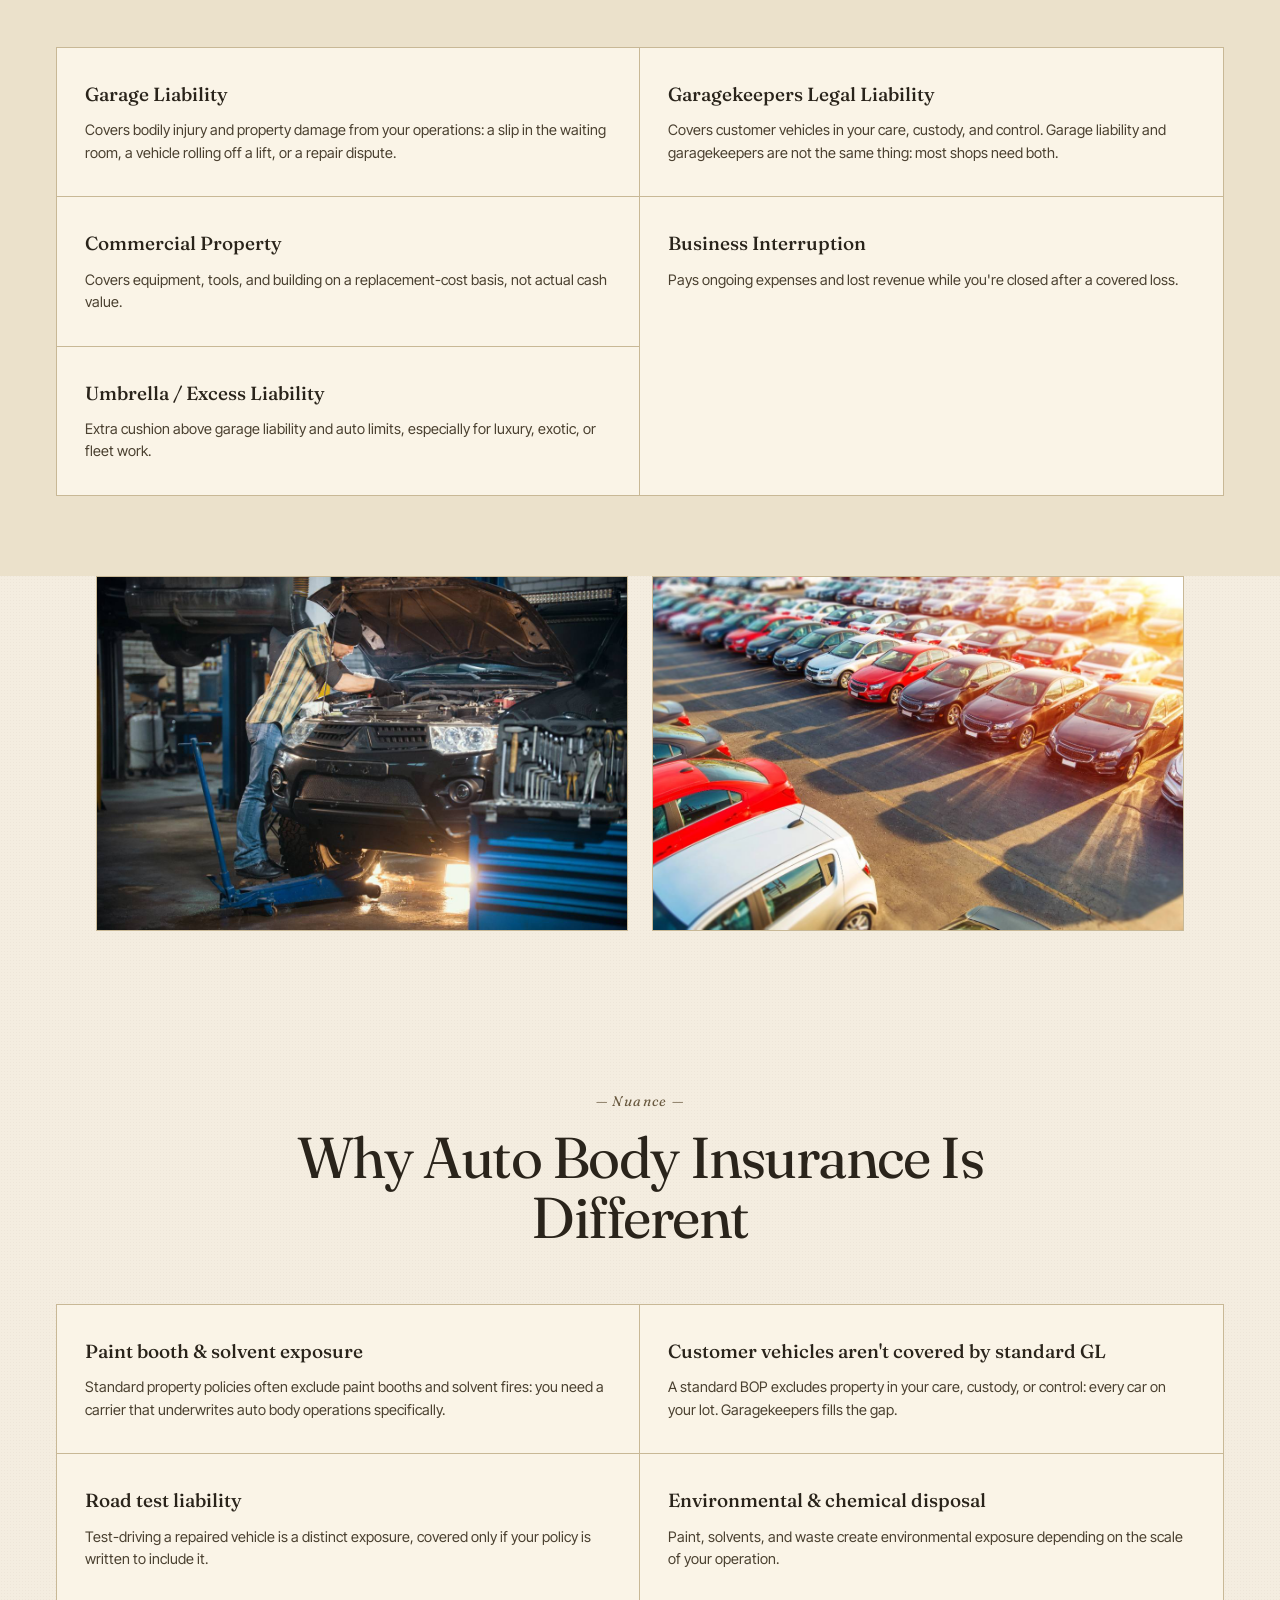
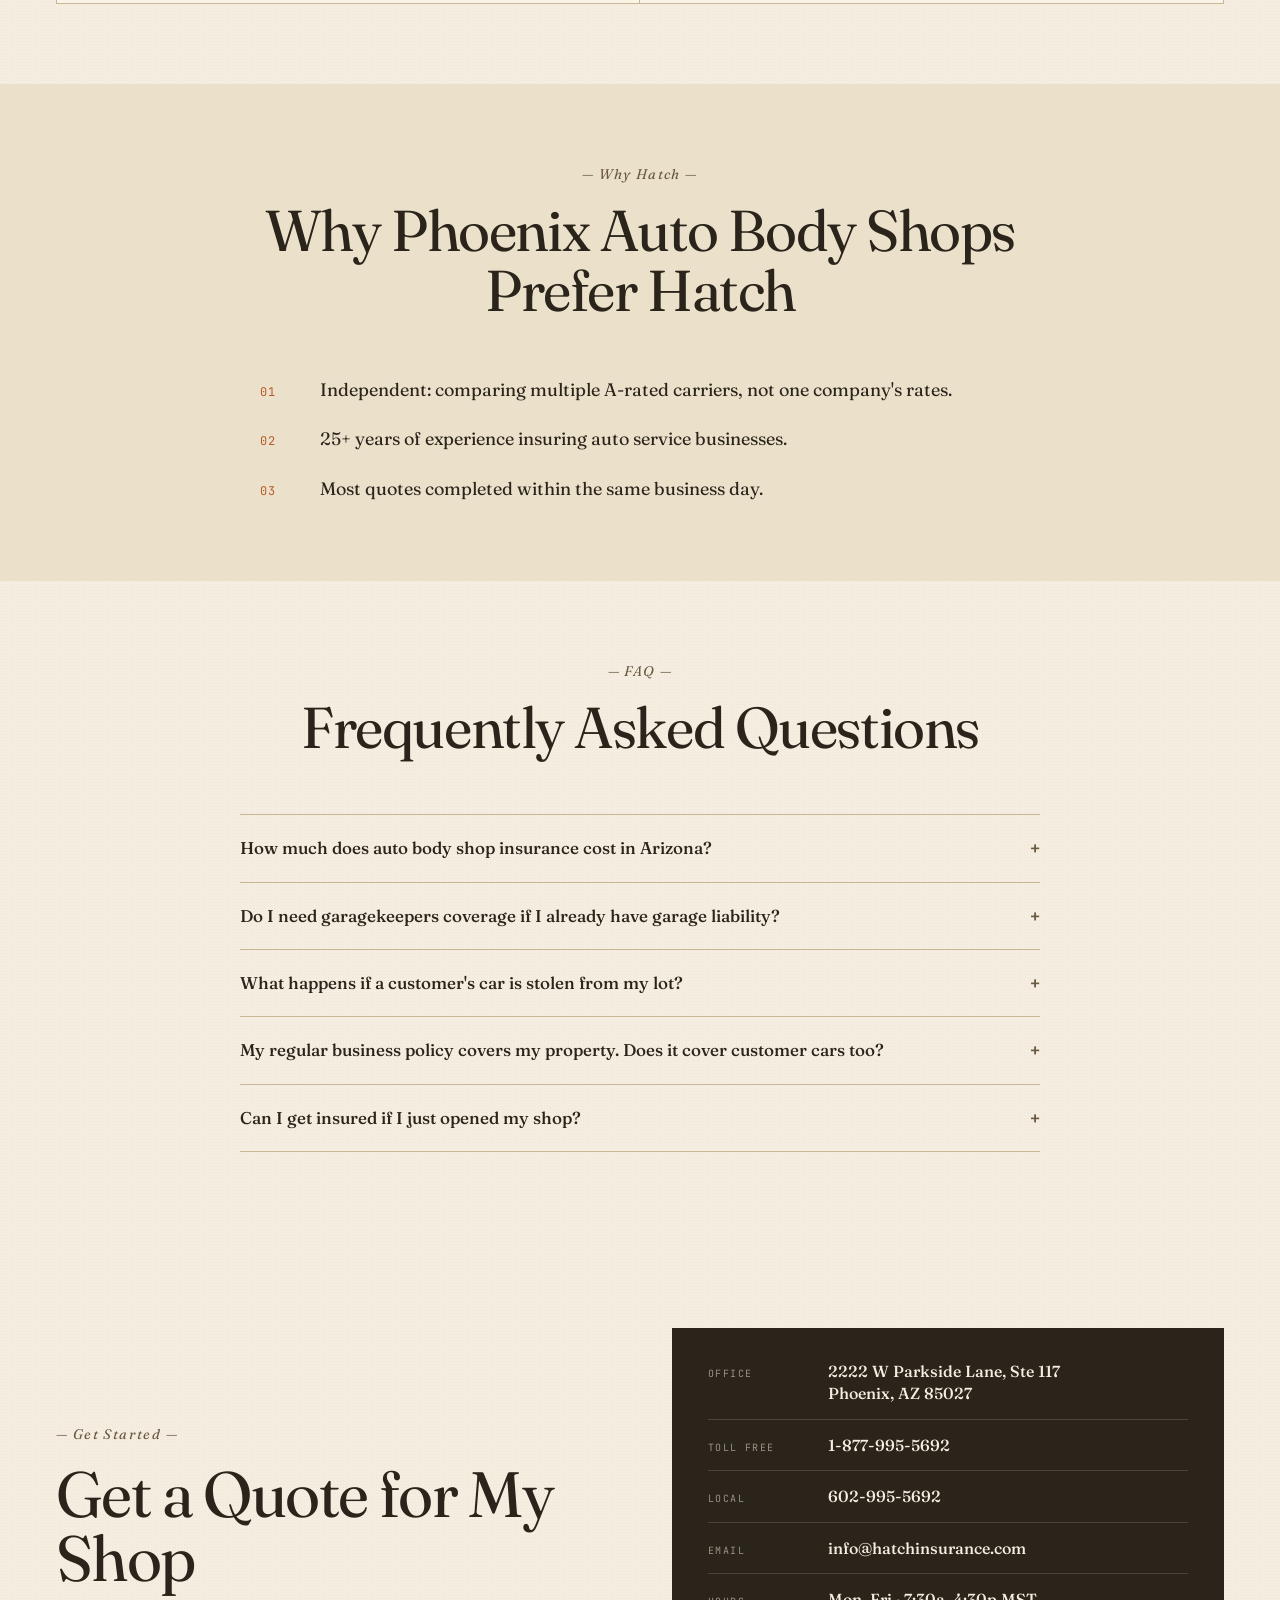
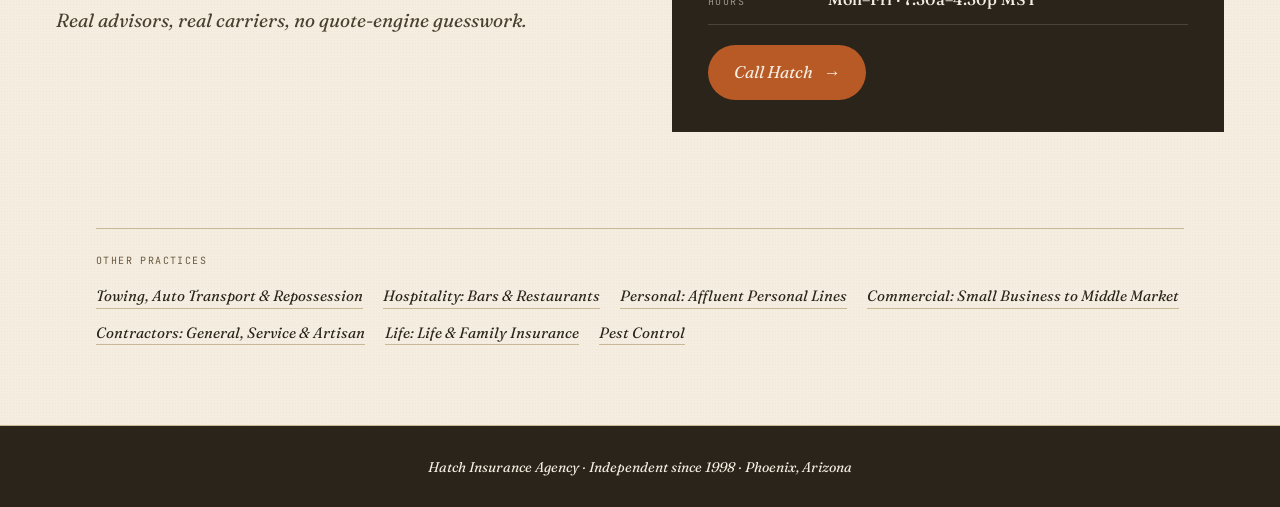
<file: specialties/garage.html>
<!doctype html>
<html lang="en">
<head>
  <meta charset="utf-8" />
  <meta name="viewport" content="width=device-width, initial-scale=1" />
  <meta name="theme-color" content="#2a241b" />
  <title>Phoenix Auto Body Shop Insurance: Coverage Built for the Shop Floor | Hatch Insurance Agency</title>
  <meta name="description" content="You protect customers’ cars every day. Make sure the right insurance is protecting your shop, your equipment, and your team." />

  <link rel="canonical" href="https://hatchinsurance.com/specialties/garage.html" />

  <meta property="og:title" content="Phoenix Auto Body Shop Insurance: Coverage Built for the Shop Floor" />
  <meta property="og:description" content="You protect customers’ cars every day. Make sure the right insurance is protecting your shop, your equipment, and your team." />
  <meta property="og:type" content="website" />
  <meta property="og:image" content="https://hatchinsurance.com/assets/specialties/garage-hero.jpg" />

  <link rel="preconnect" href="https://fonts.googleapis.com" />
  <link rel="preconnect" href="https://fonts.gstatic.com" crossorigin />
  <link href="https://fonts.googleapis.com/css2?family=Fraunces:ital,opsz,wght@0,9..144,400;0,9..144,500;0,9..144,600;1,9..144,400;1,9..144,500&amp;family=Inter+Tight:wght@400;500;600&amp;family=JetBrains+Mono:wght@400;500&amp;display=swap" rel="stylesheet" />

  <link rel="stylesheet" href="../styles.css" />
</head>
<body>
  <div class="dirC" id="top">
    <div class="dirC__strip">
      <span>An independent agency, since 1998.</span>
      <span class="dirC__strip-sep" aria-hidden="true">&middot;</span>
      <a href="tel:602-995-5692">602-995-5692</a>
    </div>

    <header class="dirC__header">
      <a class="dirC__brand" href="../index.html" aria-label="Hatch Insurance Agency, home">
        <span class="dirC__seal" aria-hidden="true">
          <svg viewBox="0 0 60 60" width="48" height="48">
            <circle cx="30" cy="30" r="28" fill="none" stroke="currentColor" stroke-width="0.8" />
            <circle cx="30" cy="30" r="22" fill="none" stroke="currentColor" stroke-width="0.8" />
            <text x="30" y="36" text-anchor="middle" font-family="Georgia, serif" font-style="italic" font-size="22" font-weight="600" fill="currentColor">H</text>
          </svg>
        </span>
        <span class="dirC__brand-text">
          <strong>Hatch</strong>
          <em>Insurance Agency &nbsp;&middot;&nbsp; Phoenix</em>
        </span>
      </a>

      <button class="dirC__nav-toggle" aria-expanded="false" aria-controls="primary-nav" aria-label="Open navigation">
        <span></span><span></span><span></span>
      </button>

      <nav class="dirC__nav" id="primary-nav" aria-label="Primary">
        <a href="../index.html#practice">Practice</a>
        <div class="dirC__nav-dropdown">
          <button type="button" class="dirC__nav-dropdown-trigger" aria-haspopup="true" aria-expanded="false" aria-controls="specialties-menu">
            Specialties
            <span class="dirC__nav-dropdown-caret" aria-hidden="true">&#9662;</span>
          </button>
          <ul class="dirC__nav-dropdown-menu" id="specialties-menu">
            <li><a href="towing.html"><span class="n">01</span> Towing &amp; Recovery</a></li>
            <li><a href="hospitality.html"><span class="n">02</span> Bars &amp; Restaurants</a></li>
            <li><a href="personal.html"><span class="n">03</span> Affluent Personal Lines</a></li>
            <li><a href="commercial.html"><span class="n">04</span> Commercial P&amp;C</a></li>
            <li><a href="contractors.html"><span class="n">05</span> Artisan Contractors</a></li>
            <li><a href="life.html"><span class="n">06</span> Life &amp; Family</a></li>
            <li><a href="pest.html"><span class="n">07</span> Pest Control</a></li>
            <li><a href="garage.html" aria-current="page"><span class="n">08</span> Garage &amp; Dealers</a></li>
            <li class="dirC__nav-dropdown-menu-all-item"><a class="dirC__nav-dropdown-all" href="../index.html#specialty">View all on homepage</a></li>
          </ul>
        </div>
        <a href="../index.html#approach">Approach</a>
        <a href="../index.html#people">People</a>
        <a href="../index.html#visit">Visit</a>
      </nav>

      <a class="dirC__cta" href="../index.html#visit">Begin a conversation</a>
    </header>

    <nav class="dirC__breadcrumb" aria-label="Breadcrumb">
      <a href="../index.html">Home</a>
      <span aria-hidden="true">/</span>
      <a href="../index.html#specialty">Commercial Insurance</a>
      <span aria-hidden="true">/</span>
      <span aria-current="page">Auto Body &amp; Collision Repair</span>
    </nav>

    <section class="dirC__spec-hero" aria-labelledby="spec-h1">
      <div class="dirC__spec-hero-img">
        <img src="../assets/specialties/garage-hero.jpg" alt="Photo: a shop owner reviewing a repair estimate with a Hatch producer" />
      </div>
      <div class="dirC__spec-hero-body">
        <span class="dirC__kicker">Auto Body &amp; Collision Repair</span>
        <h1 id="spec-h1">Phoenix Auto Body Shop Insurance: Coverage Built for the Shop Floor</h1>
        <p class="dirC__spec-intro">You protect customers’ cars every day. Make sure the right insurance is protecting your shop, your equipment, and your team.</p>
        <div class="dirC__spec-facts">
          <div>
            <span class="k">Coverage built for</span>
            <span class="v">Garage &amp; garagekeepers liability</span>
          </div>
          <div>
            <span class="k">Experience</span>
            <span class="v">25+ years insuring auto service</span>
          </div>
          <div>
            <span class="k">Turnaround</span>
            <span class="v">Same-day quotes, most days</span>
          </div>
        </div>
        <a class="dirC__plate-cta dirC__spec-hero-cta" href="../index.html#visit">
          <span>Get a Quote for My Shop</span>
          <span class="arr" aria-hidden="true">&#8599;</span>
        </a>
      </div>
    </section>

    <section class="dirC__spec-section" aria-labelledby="legal-h">
      <div class="dirC__sec-head">
        <span class="dirC__kicker">&mdash; Requirements &mdash;</span>
        <h2 id="legal-h">What Arizona Law Requires</h2>
      </div>
      <div class="dirC__spec-grid dirC__spec-grid--3">
        <div class="dirC__spec-card">
          <span class="dirC__spec-card-num">01</span>
          <h3>Workers' Compensation</h3>
          <p>Required with even one employee (ARS § 23-901). Spray guns, heavy components, solvent exposure, and lifts create real injury risk.</p>
        </div>
        <div class="dirC__spec-card">
          <span class="dirC__spec-card-num">02</span>
          <h3>Commercial Auto Liability</h3>
          <p>Required for any business vehicle on public roads: a personal auto policy will deny claims tied to business use.</p>
        </div>
        <div class="dirC__spec-card">
          <span class="dirC__spec-card-num">03</span>
          <h3>Arizona MVD Garage License Bond</h3>
          <p>Required only for shops that also hold a dealer license. A standard collision or body shop without one is not required to carry it.</p>
        </div>
      </div>
    </section>

    <section class="dirC__spec-section dirC__spec-section--alt" aria-labelledby="rec-h">
      <div class="dirC__sec-head">
        <span class="dirC__kicker">&mdash; Coverage &mdash;</span>
        <h2 id="rec-h">What We Recommend Beyond the Minimums</h2>
      </div>
      <div class="dirC__spec-grid dirC__spec-grid--2">
        <div class="dirC__spec-card">
          <h3>Garage Liability</h3>
          <p>Covers bodily injury and property damage from your operations: a slip in the waiting room, a vehicle rolling off a lift, or a repair dispute.</p>
        </div>
        <div class="dirC__spec-card">
          <h3>Garagekeepers Legal Liability</h3>
          <p>Covers customer vehicles in your care, custody, and control. Garage liability and garagekeepers are not the same thing: most shops need both.</p>
        </div>
        <div class="dirC__spec-card">
          <h3>Commercial Property</h3>
          <p>Covers equipment, tools, and building on a replacement-cost basis, not actual cash value.</p>
        </div>
        <div class="dirC__spec-card">
          <h3>Business Interruption</h3>
          <p>Pays ongoing expenses and lost revenue while you're closed after a covered loss.</p>
        </div>
        <div class="dirC__spec-card">
          <h3>Umbrella / Excess Liability</h3>
          <p>Extra cushion above garage liability and auto limits, especially for luxury, exotic, or fleet work.</p>
        </div>
      </div>
    </section>

    <section class="dirC__spec-gallery">
        <figure class="dirC__spec-gallery-item">
          <img src="../assets/specialties/garage-gallery-1.jpg" alt="Photo: a technician performing an undercarriage repair" />
        </figure>
        <figure class="dirC__spec-gallery-item">
          <img src="../assets/specialties/garage-gallery-2.jpg" alt="Photo: customer vehicles parked on the shop lot" />
        </figure>
    </section>

    <section class="dirC__spec-section" aria-labelledby="risks-h">
      <div class="dirC__sec-head">
        <span class="dirC__kicker">&mdash; Nuance &mdash;</span>
        <h2 id="risks-h">Why Auto Body Insurance Is Different</h2>
      </div>
      <div class="dirC__spec-grid dirC__spec-grid--2">
        <div class="dirC__spec-card">
          <h3>Paint booth &amp; solvent exposure</h3>
          <p>Standard property policies often exclude paint booths and solvent fires: you need a carrier that underwrites auto body operations specifically.</p>
        </div>
        <div class="dirC__spec-card">
          <h3>Customer vehicles aren't covered by standard GL</h3>
          <p>A standard BOP excludes property in your care, custody, or control: every car on your lot. Garagekeepers fills the gap.</p>
        </div>
        <div class="dirC__spec-card">
          <h3>Road test liability</h3>
          <p>Test-driving a repaired vehicle is a distinct exposure, covered only if your policy is written to include it.</p>
        </div>
        <div class="dirC__spec-card">
          <h3>Environmental &amp; chemical disposal</h3>
          <p>Paint, solvents, and waste create environmental exposure depending on the scale of your operation.</p>
        </div>
      </div>
    </section>


    <section class="dirC__spec-section dirC__spec-section--alt" aria-labelledby="why-h">
      <div class="dirC__sec-head">
        <span class="dirC__kicker">&mdash; Why Hatch &mdash;</span>
        <h2 id="why-h">Why Phoenix Auto Body Shops Prefer Hatch</h2>
      </div>
      <ol class="dirC__spec-why">
        <li>
          <span class="step">01</span>
          <p>Independent: comparing multiple A-rated carriers, not one company's rates.</p>
        </li>
        <li>
          <span class="step">02</span>
          <p>25+ years of experience insuring auto service businesses.</p>
        </li>
        <li>
          <span class="step">03</span>
          <p>Most quotes completed within the same business day.</p>
        </li>
      </ol>
    </section>

    <section class="dirC__spec-section" aria-labelledby="faq-h">
      <div class="dirC__sec-head">
        <span class="dirC__kicker">&mdash; FAQ &mdash;</span>
        <h2 id="faq-h">Frequently Asked Questions</h2>
      </div>
      <div class="dirC__spec-faq">
        <details class="dirC__spec-faq-item">
          <summary>How much does auto body shop insurance cost in Arizona?</summary>
          <p>It depends on revenue, payroll, employee count, and the value of customer vehicles on your lot. Give us a call and we can usually turn a quote around the same day.</p>
        </details>
        <details class="dirC__spec-faq-item">
          <summary>Do I need garagekeepers coverage if I already have garage liability?</summary>
          <p>Yes, garage liability covers third-party claims about your operations; garagekeepers covers the actual customer vehicles in your care. Most shops need both.</p>
        </details>
        <details class="dirC__spec-faq-item">
          <summary>What happens if a customer's car is stolen from my lot?</summary>
          <p>With garagekeepers, your insurer covers the loss. Without it, you're personally responsible for replacing that vehicle at full value.</p>
        </details>
        <details class="dirC__spec-faq-item">
          <summary>My regular business policy covers my property. Does it cover customer cars too?</summary>
          <p>Almost certainly not: customer vehicles are third-party property in your custody, a separate exposure covered by garagekeepers.</p>
        </details>
        <details class="dirC__spec-faq-item">
          <summary>Can I get insured if I just opened my shop?</summary>
          <p>Yes, some carriers prefer 2–3 years in business for their best rates, but newer shops can still get properly covered.</p>
        </details>
      </div>
    </section>

    <section class="dirC__visit" id="visit" aria-labelledby="visit-headline">
      <div class="dirC__visit-grid">
        <div>
          <span class="dirC__kicker">&mdash; Get Started &mdash;</span>
          <h2 id="visit-headline">Get a Quote for My Shop</h2>
          <p>Real advisors, real carriers, no quote-engine guesswork.</p>
        </div>
        <div class="dirC__visit-card">
          <div class="dirC__visit-row">
            <span>Office</span>
            <strong>2222 W Parkside Lane, Ste 117<br />Phoenix, AZ 85027</strong>
          </div>
          <div class="dirC__visit-row">
            <span>Toll free</span>
            <strong><a href="tel:1-877-995-5692">1-877-995-5692</a></strong>
          </div>
          <div class="dirC__visit-row">
            <span>Local</span>
            <strong><a href="tel:602-995-5692">602-995-5692</a></strong>
          </div>
          <div class="dirC__visit-row">
            <span>Email</span>
            <strong><a href="mailto:info@hatchinsurance.com">info@hatchinsurance.com</a></strong>
          </div>
          <div class="dirC__visit-row">
            <span>Hours</span>
            <strong>Mon&ndash;Fri &middot; 7:30a&ndash;4:30p MST</strong>
          </div>
          <a class="dirC__visit-cta" href="tel:602-995-5692">
            Call Hatch <span aria-hidden="true">&rarr;</span>
          </a>

        </div>
      </div>
    </section>

    <nav class="dirC__spec-crosslinks" aria-label="Other specialty practices">
      <span class="dirC__spec-crosslinks-label">Other practices</span>
      <div class="dirC__spec-crosslinks-list">
        <a href="towing.html">Towing, Auto Transport &amp; Repossession</a>  <a href="hospitality.html">Hospitality: Bars &amp; Restaurants</a>  <a href="personal.html">Personal: Affluent Personal Lines</a>  <a href="commercial.html">Commercial: Small Business to Middle Market</a>  <a href="contractors.html">Contractors: General, Service &amp; Artisan</a>  <a href="life.html">Life: Life &amp; Family Insurance</a>  <a href="pest.html">Pest Control</a>
      </div>
    </nav>

    <footer class="dirC__footer">
      <em>Hatch Insurance Agency &middot; Independent since 1998 &middot; Phoenix, Arizona</em>
    </footer>
  </div>

  <script src="../script.js" defer></script>
</body>
</html>
</file>
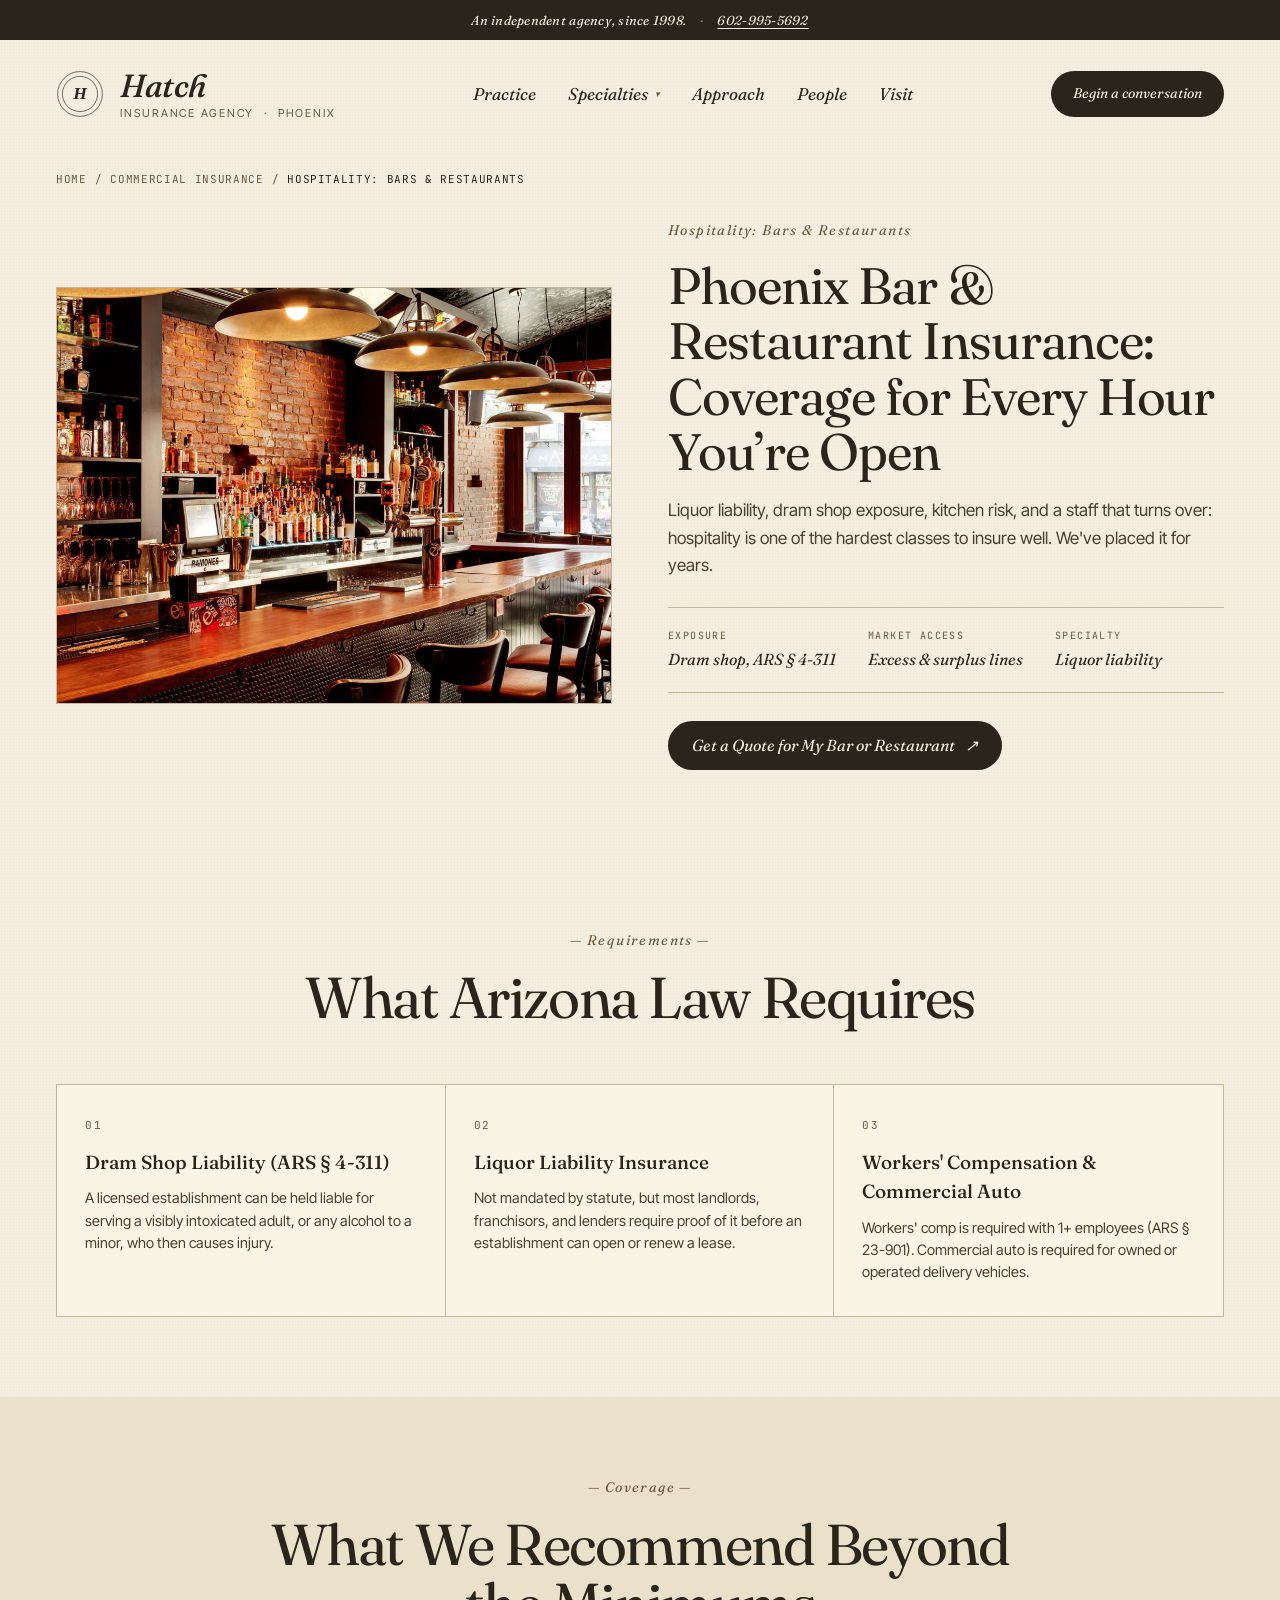
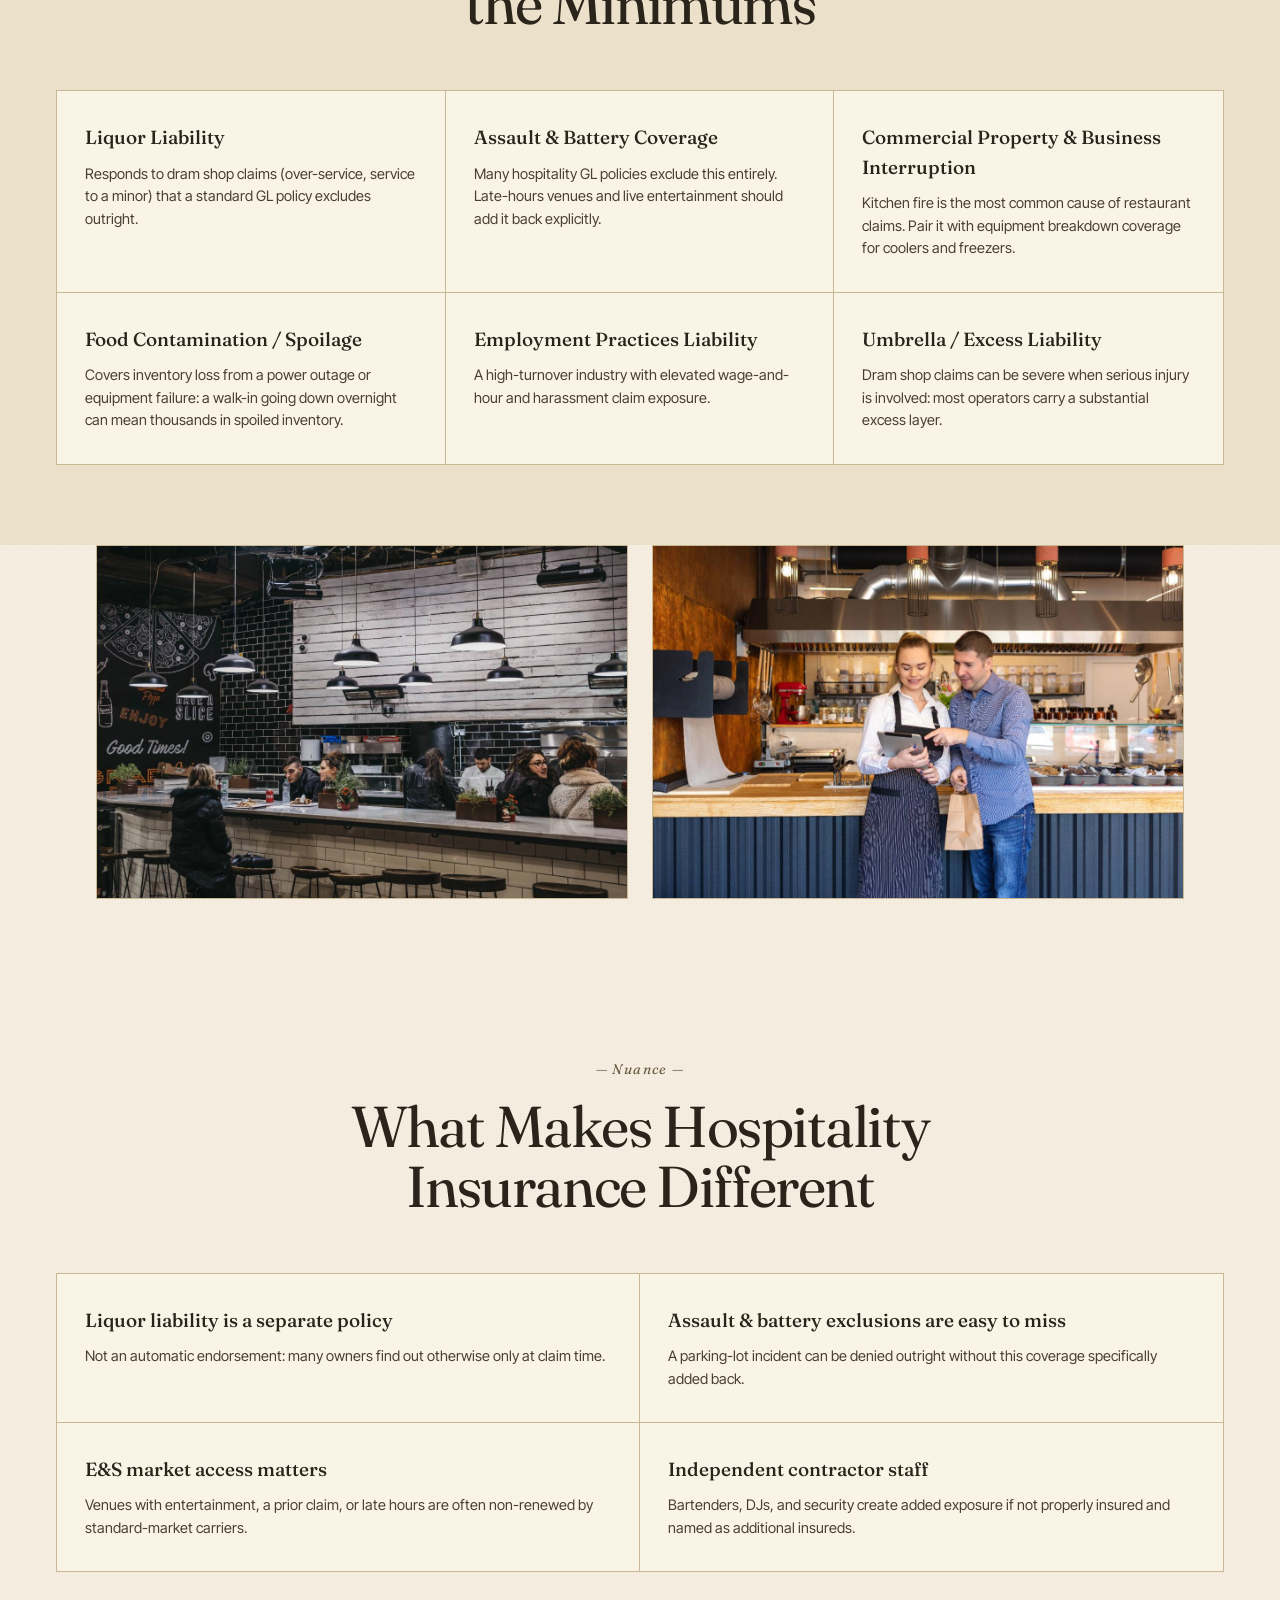
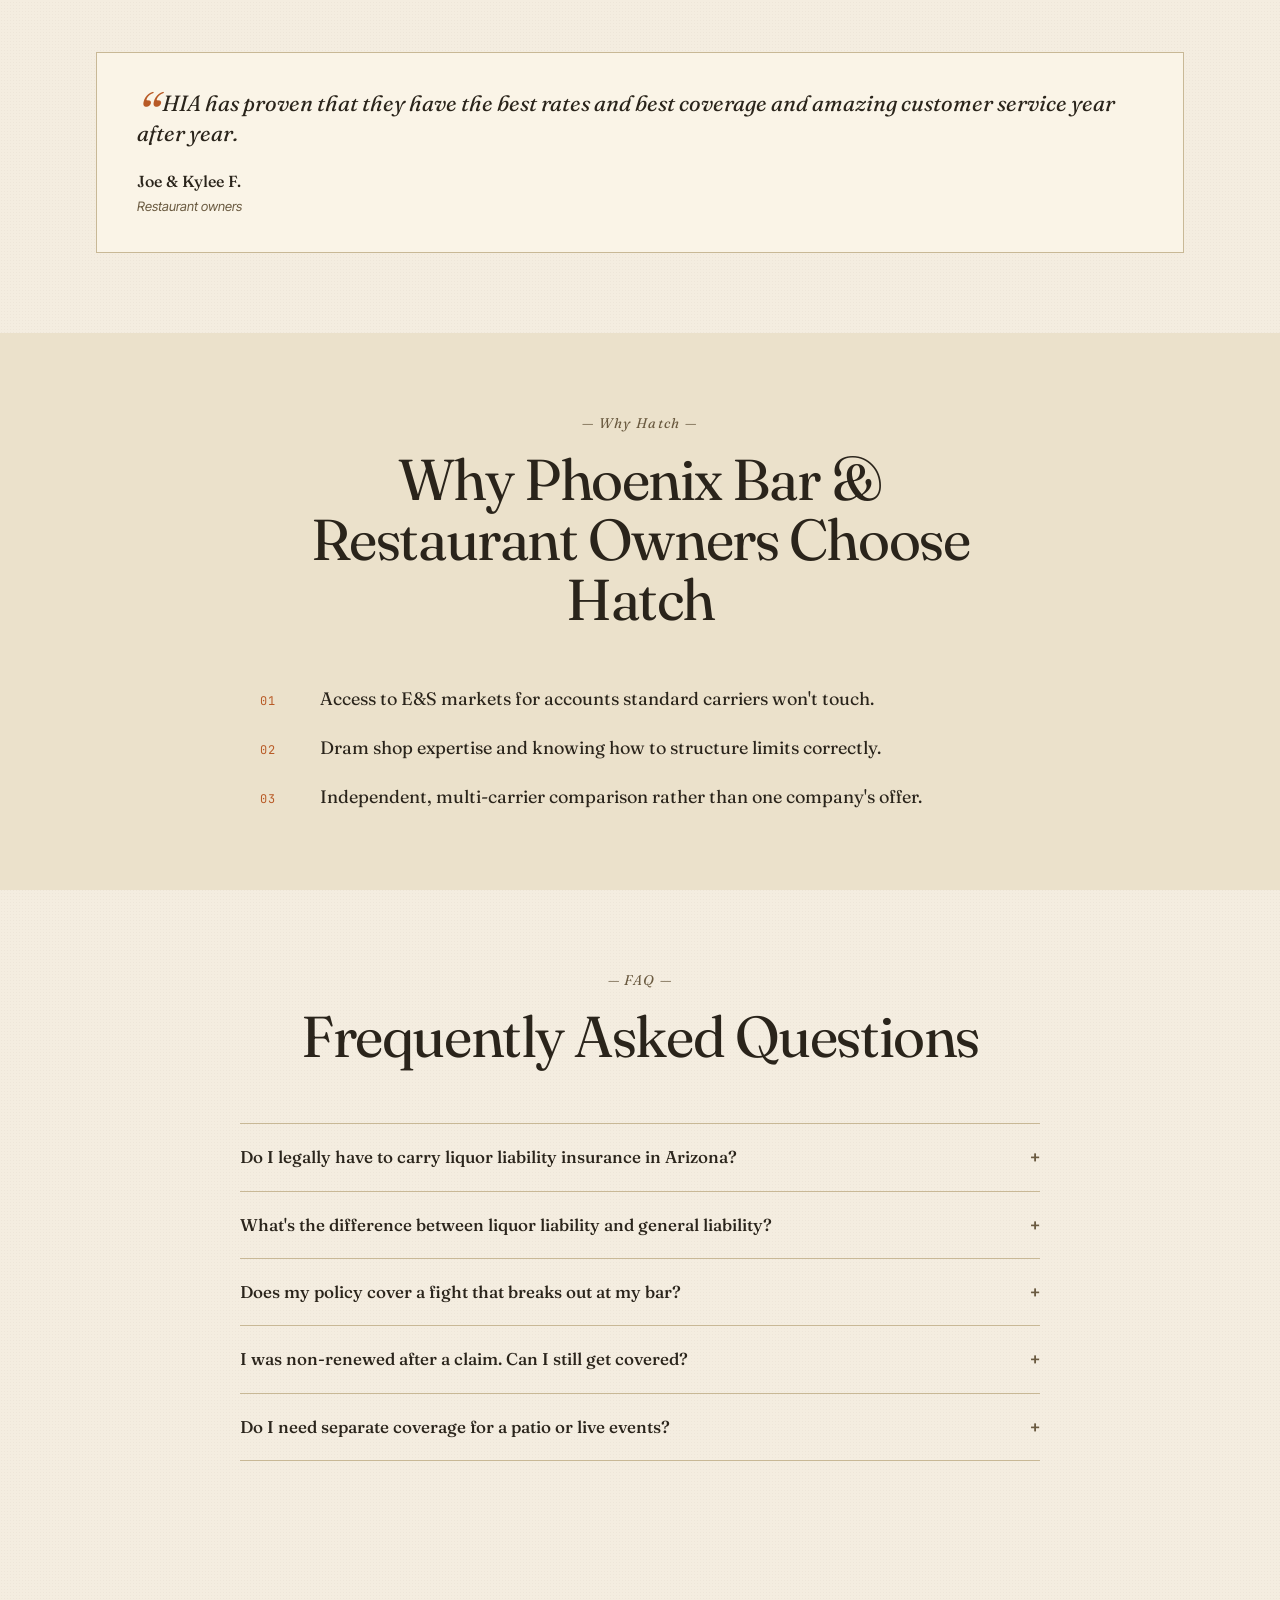
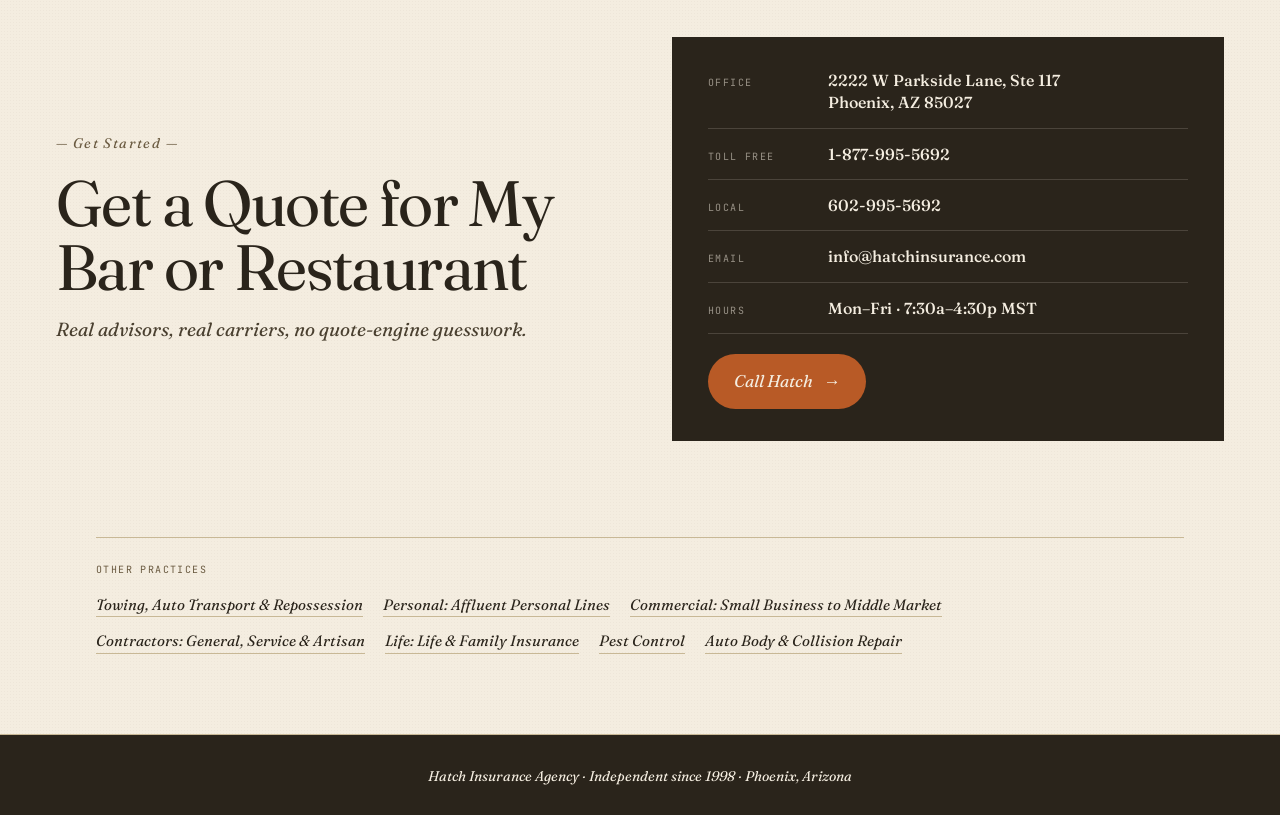
<file: specialties/hospitality.html>
<!doctype html>
<html lang="en">
<head>
  <meta charset="utf-8" />
  <meta name="viewport" content="width=device-width, initial-scale=1" />
  <meta name="theme-color" content="#2a241b" />
  <title>Phoenix Bar &amp; Restaurant Insurance: Coverage for Every Hour You’re Open | Hatch Insurance Agency</title>
  <meta name="description" content="Liquor liability, dram shop exposure, kitchen risk, and a staff that turns over: hospitality is one of the hardest classes to insure well. We've placed it for years." />

  <link rel="canonical" href="https://hatchinsurance.com/specialties/hospitality.html" />

  <meta property="og:title" content="Phoenix Bar &amp; Restaurant Insurance: Coverage for Every Hour You’re Open" />
  <meta property="og:description" content="Liquor liability, dram shop exposure, kitchen risk, and a staff that turns over: hospitality is one of the hardest classes to insure well. We've placed it for years." />
  <meta property="og:type" content="website" />
  <meta property="og:image" content="https://hatchinsurance.com/assets/specialties/hospitality-hero.jpg" />

  <link rel="preconnect" href="https://fonts.googleapis.com" />
  <link rel="preconnect" href="https://fonts.gstatic.com" crossorigin />
  <link href="https://fonts.googleapis.com/css2?family=Fraunces:ital,opsz,wght@0,9..144,400;0,9..144,500;0,9..144,600;1,9..144,400;1,9..144,500&amp;family=Inter+Tight:wght@400;500;600&amp;family=JetBrains+Mono:wght@400;500&amp;display=swap" rel="stylesheet" />

  <link rel="stylesheet" href="../styles.css" />
</head>
<body>
  <div class="dirC" id="top">
    <div class="dirC__strip">
      <span>An independent agency, since 1998.</span>
      <span class="dirC__strip-sep" aria-hidden="true">&middot;</span>
      <a href="tel:602-995-5692">602-995-5692</a>
    </div>

    <header class="dirC__header">
      <a class="dirC__brand" href="../index.html" aria-label="Hatch Insurance Agency, home">
        <span class="dirC__seal" aria-hidden="true">
          <svg viewBox="0 0 60 60" width="48" height="48">
            <circle cx="30" cy="30" r="28" fill="none" stroke="currentColor" stroke-width="0.8" />
            <circle cx="30" cy="30" r="22" fill="none" stroke="currentColor" stroke-width="0.8" />
            <text x="30" y="36" text-anchor="middle" font-family="Georgia, serif" font-style="italic" font-size="22" font-weight="600" fill="currentColor">H</text>
          </svg>
        </span>
        <span class="dirC__brand-text">
          <strong>Hatch</strong>
          <em>Insurance Agency &nbsp;&middot;&nbsp; Phoenix</em>
        </span>
      </a>

      <button class="dirC__nav-toggle" aria-expanded="false" aria-controls="primary-nav" aria-label="Open navigation">
        <span></span><span></span><span></span>
      </button>

      <nav class="dirC__nav" id="primary-nav" aria-label="Primary">
        <a href="../index.html#practice">Practice</a>
        <div class="dirC__nav-dropdown">
          <button type="button" class="dirC__nav-dropdown-trigger" aria-haspopup="true" aria-expanded="false" aria-controls="specialties-menu">
            Specialties
            <span class="dirC__nav-dropdown-caret" aria-hidden="true">&#9662;</span>
          </button>
          <ul class="dirC__nav-dropdown-menu" id="specialties-menu">
            <li><a href="towing.html"><span class="n">01</span> Towing &amp; Recovery</a></li>
            <li><a href="hospitality.html" aria-current="page"><span class="n">02</span> Bars &amp; Restaurants</a></li>
            <li><a href="personal.html"><span class="n">03</span> Affluent Personal Lines</a></li>
            <li><a href="commercial.html"><span class="n">04</span> Commercial P&amp;C</a></li>
            <li><a href="contractors.html"><span class="n">05</span> Artisan Contractors</a></li>
            <li><a href="life.html"><span class="n">06</span> Life &amp; Family</a></li>
            <li><a href="pest.html"><span class="n">07</span> Pest Control</a></li>
            <li><a href="garage.html"><span class="n">08</span> Garage &amp; Dealers</a></li>
            <li class="dirC__nav-dropdown-menu-all-item"><a class="dirC__nav-dropdown-all" href="../index.html#specialty">View all on homepage</a></li>
          </ul>
        </div>
        <a href="../index.html#approach">Approach</a>
        <a href="../index.html#people">People</a>
        <a href="../index.html#visit">Visit</a>
      </nav>

      <a class="dirC__cta" href="../index.html#visit">Begin a conversation</a>
    </header>

    <nav class="dirC__breadcrumb" aria-label="Breadcrumb">
      <a href="../index.html">Home</a>
      <span aria-hidden="true">/</span>
      <a href="../index.html#specialty">Commercial Insurance</a>
      <span aria-hidden="true">/</span>
      <span aria-current="page">Hospitality: Bars &amp; Restaurants</span>
    </nav>

    <section class="dirC__spec-hero" aria-labelledby="spec-h1">
      <div class="dirC__spec-hero-img">
        <img src="../assets/specialties/hospitality-hero.jpg" alt="Photo: a warmly lit neighborhood bar and restaurant interior" />
      </div>
      <div class="dirC__spec-hero-body">
        <span class="dirC__kicker">Hospitality: Bars &amp; Restaurants</span>
        <h1 id="spec-h1">Phoenix Bar &amp; Restaurant Insurance: Coverage for Every Hour You’re Open</h1>
        <p class="dirC__spec-intro">Liquor liability, dram shop exposure, kitchen risk, and a staff that turns over: hospitality is one of the hardest classes to insure well. We've placed it for years.</p>
        <div class="dirC__spec-facts">
          <div>
            <span class="k">Exposure</span>
            <span class="v">Dram shop, ARS § 4-311</span>
          </div>
          <div>
            <span class="k">Market access</span>
            <span class="v">Excess &amp; surplus lines</span>
          </div>
          <div>
            <span class="k">Specialty</span>
            <span class="v">Liquor liability</span>
          </div>
        </div>
        <a class="dirC__plate-cta dirC__spec-hero-cta" href="../index.html#visit">
          <span>Get a Quote for My Bar or Restaurant</span>
          <span class="arr" aria-hidden="true">&#8599;</span>
        </a>
      </div>
    </section>

    <section class="dirC__spec-section" aria-labelledby="legal-h">
      <div class="dirC__sec-head">
        <span class="dirC__kicker">&mdash; Requirements &mdash;</span>
        <h2 id="legal-h">What Arizona Law Requires</h2>
      </div>
      <div class="dirC__spec-grid dirC__spec-grid--3">
        <div class="dirC__spec-card">
          <span class="dirC__spec-card-num">01</span>
          <h3>Dram Shop Liability (ARS § 4-311)</h3>
          <p>A licensed establishment can be held liable for serving a visibly intoxicated adult, or any alcohol to a minor, who then causes injury.</p>
        </div>
        <div class="dirC__spec-card">
          <span class="dirC__spec-card-num">02</span>
          <h3>Liquor Liability Insurance</h3>
          <p>Not mandated by statute, but most landlords, franchisors, and lenders require proof of it before an establishment can open or renew a lease.</p>
        </div>
        <div class="dirC__spec-card">
          <span class="dirC__spec-card-num">03</span>
          <h3>Workers' Compensation &amp; Commercial Auto</h3>
          <p>Workers' comp is required with 1+ employees (ARS § 23-901). Commercial auto is required for owned or operated delivery vehicles.</p>
        </div>
      </div>
    </section>

    <section class="dirC__spec-section dirC__spec-section--alt" aria-labelledby="rec-h">
      <div class="dirC__sec-head">
        <span class="dirC__kicker">&mdash; Coverage &mdash;</span>
        <h2 id="rec-h">What We Recommend Beyond the Minimums</h2>
      </div>
      <div class="dirC__spec-grid dirC__spec-grid--3">
        <div class="dirC__spec-card">
          <h3>Liquor Liability</h3>
          <p>Responds to dram shop claims (over-service, service to a minor) that a standard GL policy excludes outright.</p>
        </div>
        <div class="dirC__spec-card">
          <h3>Assault &amp; Battery Coverage</h3>
          <p>Many hospitality GL policies exclude this entirely. Late-hours venues and live entertainment should add it back explicitly.</p>
        </div>
        <div class="dirC__spec-card">
          <h3>Commercial Property &amp; Business Interruption</h3>
          <p>Kitchen fire is the most common cause of restaurant claims. Pair it with equipment breakdown coverage for coolers and freezers.</p>
        </div>
        <div class="dirC__spec-card">
          <h3>Food Contamination / Spoilage</h3>
          <p>Covers inventory loss from a power outage or equipment failure: a walk-in going down overnight can mean thousands in spoiled inventory.</p>
        </div>
        <div class="dirC__spec-card">
          <h3>Employment Practices Liability</h3>
          <p>A high-turnover industry with elevated wage-and-hour and harassment claim exposure.</p>
        </div>
        <div class="dirC__spec-card">
          <h3>Umbrella / Excess Liability</h3>
          <p>Dram shop claims can be severe when serious injury is involved: most operators carry a substantial excess layer.</p>
        </div>
      </div>
    </section>

    <section class="dirC__spec-gallery">
        <figure class="dirC__spec-gallery-item">
          <img src="../assets/specialties/hospitality-gallery-1.jpg" alt="Photo: guests dining at the counter during evening service" />
        </figure>
        <figure class="dirC__spec-gallery-item">
          <img src="../assets/specialties/hospitality-gallery-2.jpg" alt="Photo: an owner reviewing orders with a staff member" />
        </figure>
    </section>

    <section class="dirC__spec-section" aria-labelledby="risks-h">
      <div class="dirC__sec-head">
        <span class="dirC__kicker">&mdash; Nuance &mdash;</span>
        <h2 id="risks-h">What Makes Hospitality Insurance Different</h2>
      </div>
      <div class="dirC__spec-grid dirC__spec-grid--2">
        <div class="dirC__spec-card">
          <h3>Liquor liability is a separate policy</h3>
          <p>Not an automatic endorsement: many owners find out otherwise only at claim time.</p>
        </div>
        <div class="dirC__spec-card">
          <h3>Assault &amp; battery exclusions are easy to miss</h3>
          <p>A parking-lot incident can be denied outright without this coverage specifically added back.</p>
        </div>
        <div class="dirC__spec-card">
          <h3>E&amp;S market access matters</h3>
          <p>Venues with entertainment, a prior claim, or late hours are often non-renewed by standard-market carriers.</p>
        </div>
        <div class="dirC__spec-card">
          <h3>Independent contractor staff</h3>
          <p>Bartenders, DJs, and security create added exposure if not properly insured and named as additional insureds.</p>
        </div>
      </div>
    </section>

    <section class="dirC__voices dirC__spec-testimonial-wrap" aria-labelledby="testi-h">
      <h2 id="testi-h" class="dirC__sr-only">Client voice</h2>
      <figure class="dirC__voice dirC__spec-testimonial">
        <blockquote>
          <span class="qmark" aria-hidden="true">&ldquo;</span>HIA has proven that they have the best rates and best coverage and amazing customer service year after year.
        </blockquote>
        <figcaption>
          <strong>Joe &amp; Kylee F.</strong>
          <em>Restaurant owners</em>
        </figcaption>
      </figure>
    </section>

    <section class="dirC__spec-section dirC__spec-section--alt" aria-labelledby="why-h">
      <div class="dirC__sec-head">
        <span class="dirC__kicker">&mdash; Why Hatch &mdash;</span>
        <h2 id="why-h">Why Phoenix Bar &amp; Restaurant Owners Choose Hatch</h2>
      </div>
      <ol class="dirC__spec-why">
        <li>
          <span class="step">01</span>
          <p>Access to E&amp;S markets for accounts standard carriers won't touch.</p>
        </li>
        <li>
          <span class="step">02</span>
          <p>Dram shop expertise and knowing how to structure limits correctly.</p>
        </li>
        <li>
          <span class="step">03</span>
          <p>Independent, multi-carrier comparison rather than one company's offer.</p>
        </li>
      </ol>
    </section>

    <section class="dirC__spec-section" aria-labelledby="faq-h">
      <div class="dirC__sec-head">
        <span class="dirC__kicker">&mdash; FAQ &mdash;</span>
        <h2 id="faq-h">Frequently Asked Questions</h2>
      </div>
      <div class="dirC__spec-faq">
        <details class="dirC__spec-faq-item">
          <summary>Do I legally have to carry liquor liability insurance in Arizona?</summary>
          <p>No statute requires it, but Arizona is a dram shop state, and most landlords, franchisors, and lenders require proof anyway, so it functions as a requirement in practice.</p>
        </details>
        <details class="dirC__spec-faq-item">
          <summary>What's the difference between liquor liability and general liability?</summary>
          <p>GL covers standard bodily injury and property claims. Liquor liability responds specifically to over-service and underage-service claims, which standard GL excludes.</p>
        </details>
        <details class="dirC__spec-faq-item">
          <summary>Does my policy cover a fight that breaks out at my bar?</summary>
          <p>Only if assault &amp; battery coverage is specifically included: many hospitality GL policies exclude it entirely.</p>
        </details>
        <details class="dirC__spec-faq-item">
          <summary>I was non-renewed after a claim. Can I still get covered?</summary>
          <p>Yes. We have access to excess &amp; surplus lines markets that specialize in harder-to-place hospitality risks.</p>
        </details>
        <details class="dirC__spec-faq-item">
          <summary>Do I need separate coverage for a patio or live events?</summary>
          <p>Often, yes: outdoor and event activity can expand liability exposure beyond what your base policy anticipates.</p>
        </details>
      </div>
    </section>

    <section class="dirC__visit" id="visit" aria-labelledby="visit-headline">
      <div class="dirC__visit-grid">
        <div>
          <span class="dirC__kicker">&mdash; Get Started &mdash;</span>
          <h2 id="visit-headline">Get a Quote for My Bar or Restaurant</h2>
          <p>Real advisors, real carriers, no quote-engine guesswork.</p>
        </div>
        <div class="dirC__visit-card">
          <div class="dirC__visit-row">
            <span>Office</span>
            <strong>2222 W Parkside Lane, Ste 117<br />Phoenix, AZ 85027</strong>
          </div>
          <div class="dirC__visit-row">
            <span>Toll free</span>
            <strong><a href="tel:1-877-995-5692">1-877-995-5692</a></strong>
          </div>
          <div class="dirC__visit-row">
            <span>Local</span>
            <strong><a href="tel:602-995-5692">602-995-5692</a></strong>
          </div>
          <div class="dirC__visit-row">
            <span>Email</span>
            <strong><a href="mailto:info@hatchinsurance.com">info@hatchinsurance.com</a></strong>
          </div>
          <div class="dirC__visit-row">
            <span>Hours</span>
            <strong>Mon&ndash;Fri &middot; 7:30a&ndash;4:30p MST</strong>
          </div>
          <a class="dirC__visit-cta" href="tel:602-995-5692">
            Call Hatch <span aria-hidden="true">&rarr;</span>
          </a>

        </div>
      </div>
    </section>

    <nav class="dirC__spec-crosslinks" aria-label="Other specialty practices">
      <span class="dirC__spec-crosslinks-label">Other practices</span>
      <div class="dirC__spec-crosslinks-list">
        <a href="towing.html">Towing, Auto Transport &amp; Repossession</a>  <a href="personal.html">Personal: Affluent Personal Lines</a>  <a href="commercial.html">Commercial: Small Business to Middle Market</a>  <a href="contractors.html">Contractors: General, Service &amp; Artisan</a>  <a href="life.html">Life: Life &amp; Family Insurance</a>  <a href="pest.html">Pest Control</a>  <a href="garage.html">Auto Body &amp; Collision Repair</a>
      </div>
    </nav>

    <footer class="dirC__footer">
      <em>Hatch Insurance Agency &middot; Independent since 1998 &middot; Phoenix, Arizona</em>
    </footer>
  </div>

  <script src="../script.js" defer></script>
</body>
</html>
</file>
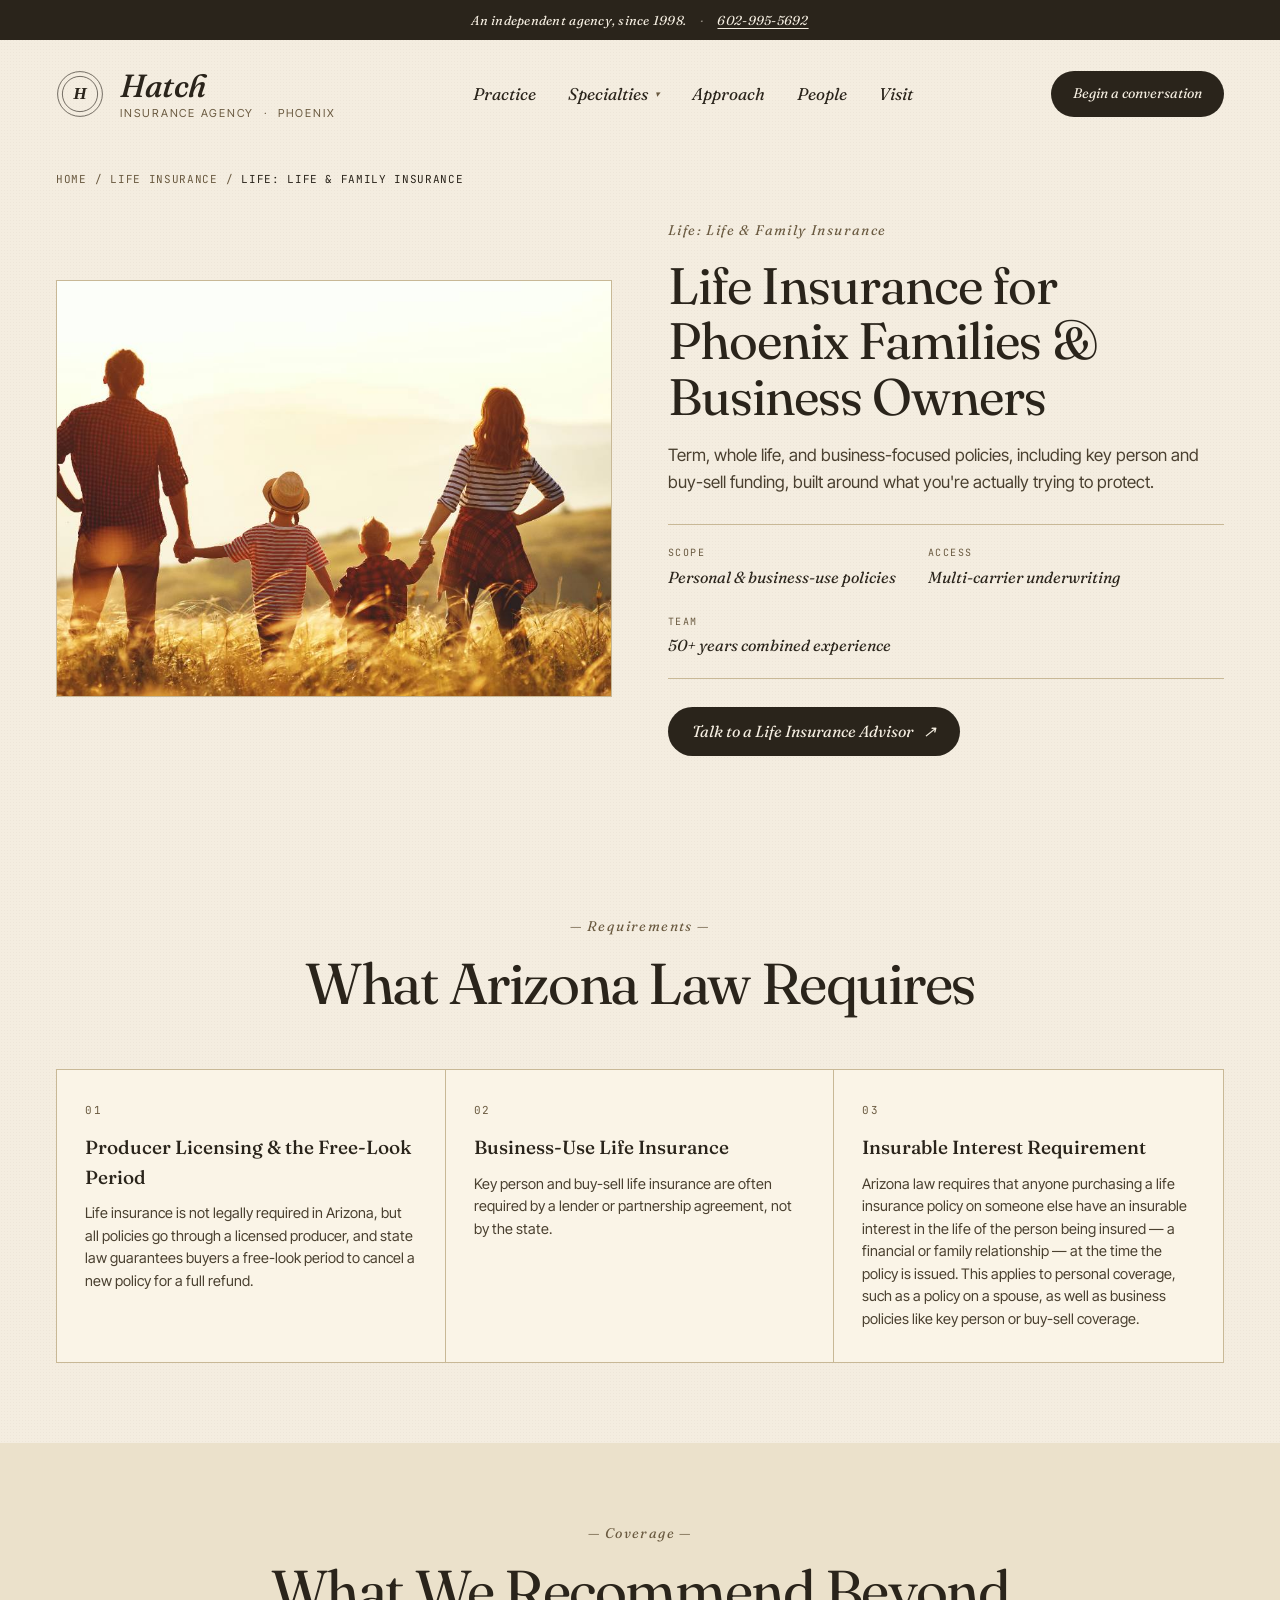
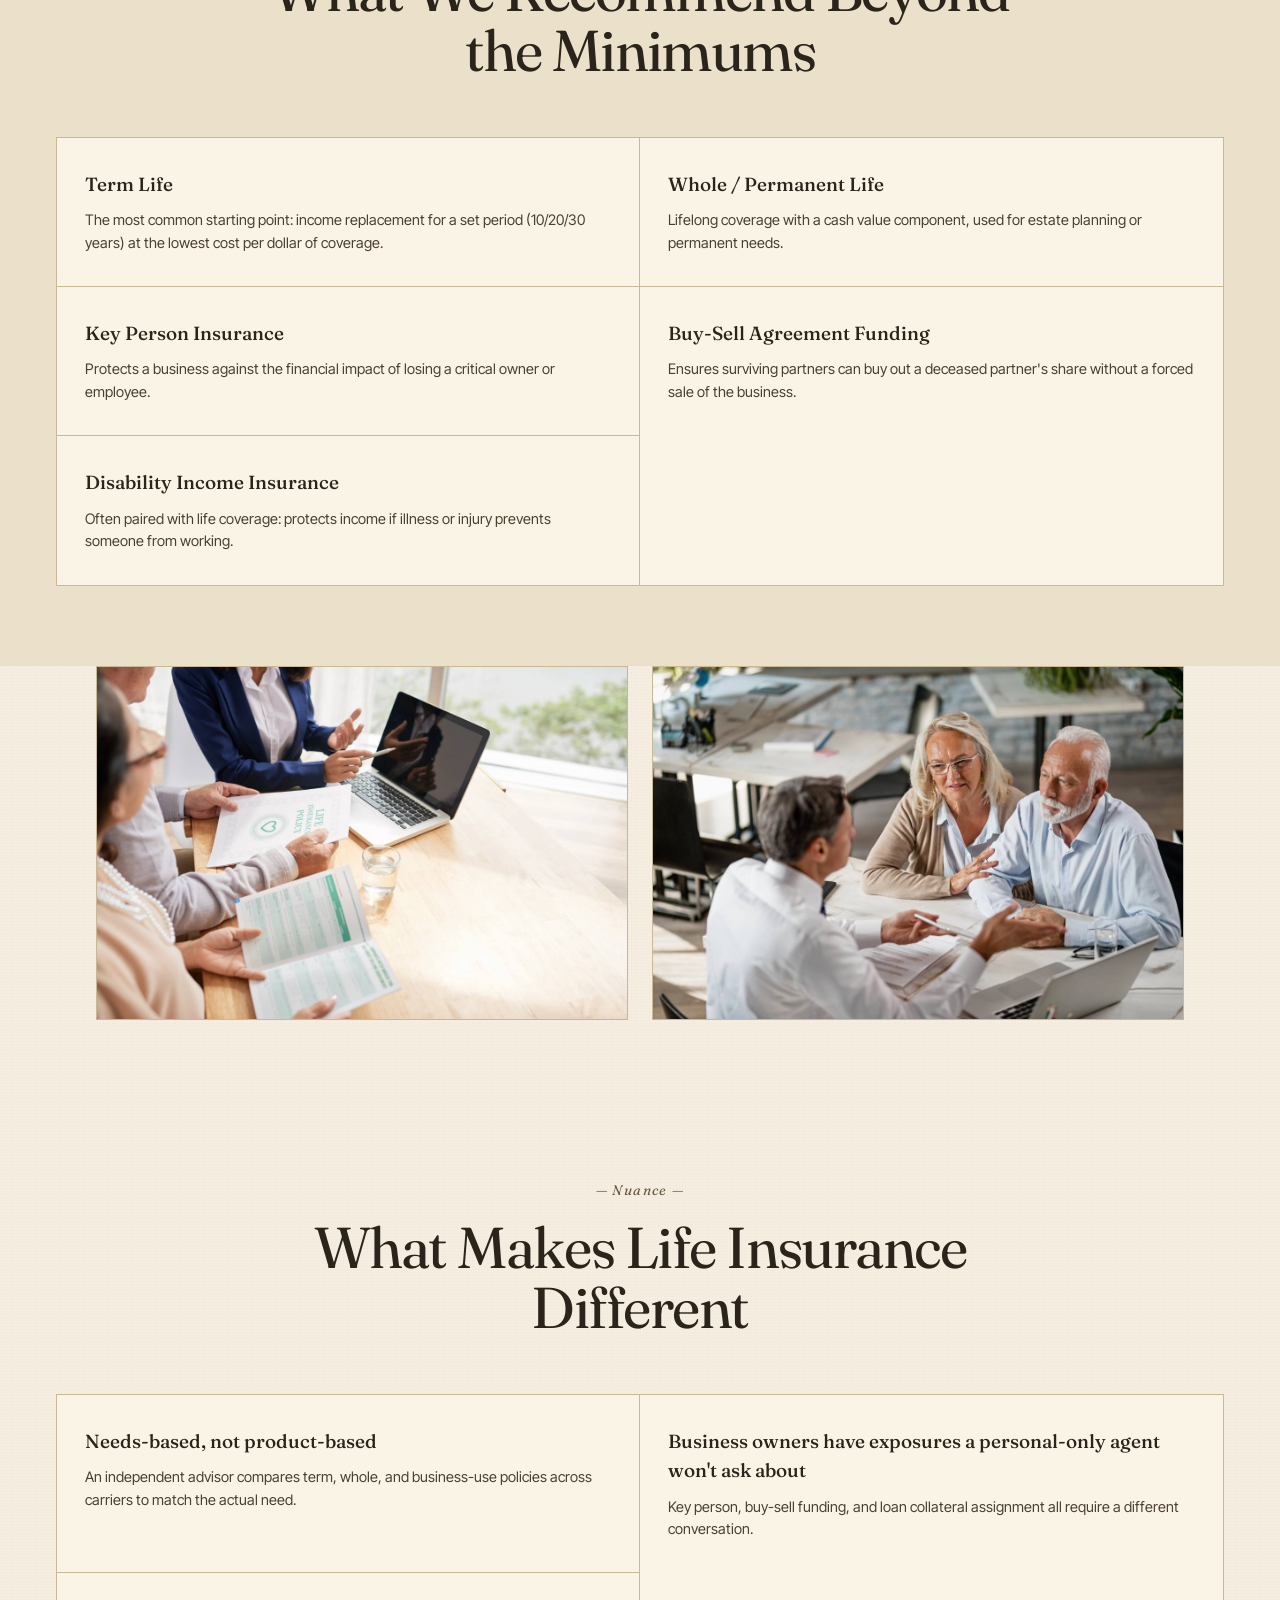
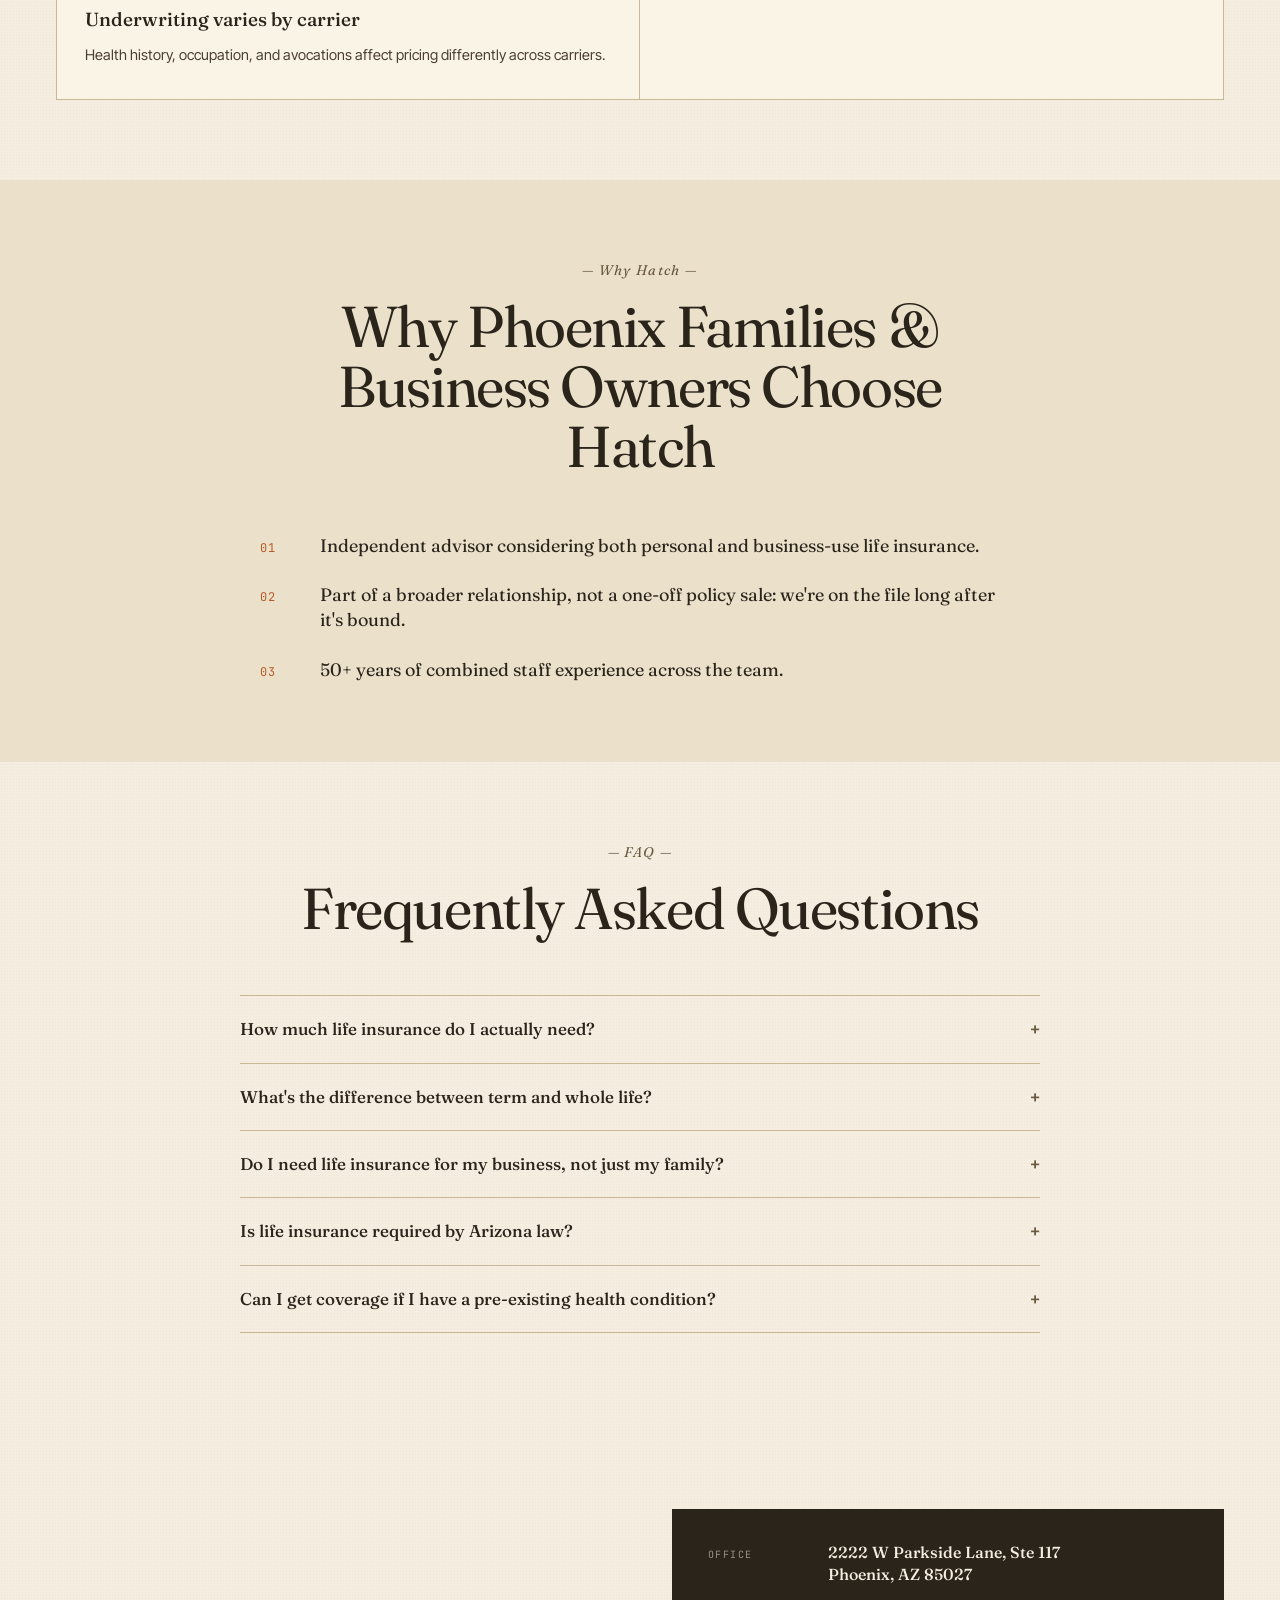
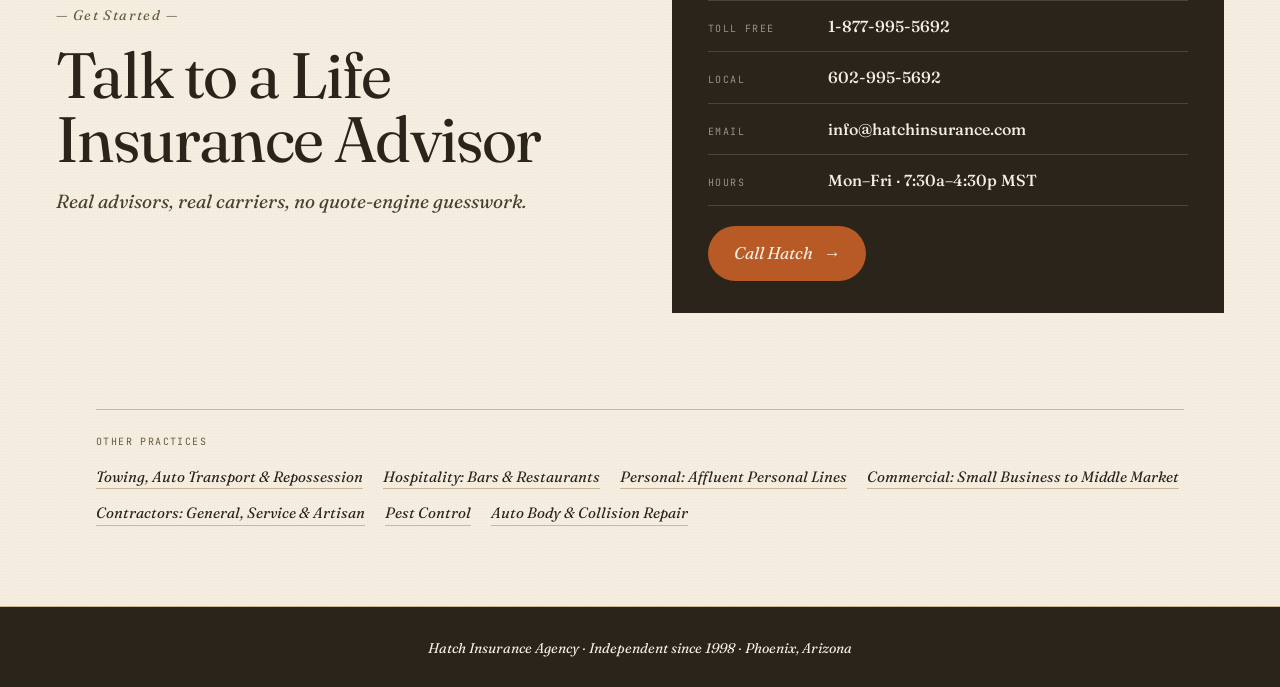
<file: specialties/life.html>
<!doctype html>
<html lang="en">
<head>
  <meta charset="utf-8" />
  <meta name="viewport" content="width=device-width, initial-scale=1" />
  <meta name="theme-color" content="#2a241b" />
  <title>Life Insurance for Phoenix Families &amp; Business Owners | Hatch Insurance Agency</title>
  <meta name="description" content="Term, whole life, and business-focused policies, including key person and buy-sell funding, built around what you're actually trying to protect." />

  <link rel="canonical" href="https://hatchinsurance.com/specialties/life.html" />

  <meta property="og:title" content="Life Insurance for Phoenix Families &amp; Business Owners" />
  <meta property="og:description" content="Term, whole life, and business-focused policies, including key person and buy-sell funding, built around what you're actually trying to protect." />
  <meta property="og:type" content="website" />
  <meta property="og:image" content="https://hatchinsurance.com/assets/specialties/life-hero.jpg" />

  <link rel="preconnect" href="https://fonts.googleapis.com" />
  <link rel="preconnect" href="https://fonts.gstatic.com" crossorigin />
  <link href="https://fonts.googleapis.com/css2?family=Fraunces:ital,opsz,wght@0,9..144,400;0,9..144,500;0,9..144,600;1,9..144,400;1,9..144,500&amp;family=Inter+Tight:wght@400;500;600&amp;family=JetBrains+Mono:wght@400;500&amp;display=swap" rel="stylesheet" />

  <link rel="stylesheet" href="../styles.css" />
</head>
<body>
  <div class="dirC" id="top">
    <div class="dirC__strip">
      <span>An independent agency, since 1998.</span>
      <span class="dirC__strip-sep" aria-hidden="true">&middot;</span>
      <a href="tel:602-995-5692">602-995-5692</a>
    </div>

    <header class="dirC__header">
      <a class="dirC__brand" href="../index.html" aria-label="Hatch Insurance Agency, home">
        <span class="dirC__seal" aria-hidden="true">
          <svg viewBox="0 0 60 60" width="48" height="48">
            <circle cx="30" cy="30" r="28" fill="none" stroke="currentColor" stroke-width="0.8" />
            <circle cx="30" cy="30" r="22" fill="none" stroke="currentColor" stroke-width="0.8" />
            <text x="30" y="36" text-anchor="middle" font-family="Georgia, serif" font-style="italic" font-size="22" font-weight="600" fill="currentColor">H</text>
          </svg>
        </span>
        <span class="dirC__brand-text">
          <strong>Hatch</strong>
          <em>Insurance Agency &nbsp;&middot;&nbsp; Phoenix</em>
        </span>
      </a>

      <button class="dirC__nav-toggle" aria-expanded="false" aria-controls="primary-nav" aria-label="Open navigation">
        <span></span><span></span><span></span>
      </button>

      <nav class="dirC__nav" id="primary-nav" aria-label="Primary">
        <a href="../index.html#practice">Practice</a>
        <div class="dirC__nav-dropdown">
          <button type="button" class="dirC__nav-dropdown-trigger" aria-haspopup="true" aria-expanded="false" aria-controls="specialties-menu">
            Specialties
            <span class="dirC__nav-dropdown-caret" aria-hidden="true">&#9662;</span>
          </button>
          <ul class="dirC__nav-dropdown-menu" id="specialties-menu">
            <li><a href="towing.html"><span class="n">01</span> Towing &amp; Recovery</a></li>
            <li><a href="hospitality.html"><span class="n">02</span> Bars &amp; Restaurants</a></li>
            <li><a href="personal.html"><span class="n">03</span> Affluent Personal Lines</a></li>
            <li><a href="commercial.html"><span class="n">04</span> Commercial P&amp;C</a></li>
            <li><a href="contractors.html"><span class="n">05</span> Artisan Contractors</a></li>
            <li><a href="life.html" aria-current="page"><span class="n">06</span> Life &amp; Family</a></li>
            <li><a href="pest.html"><span class="n">07</span> Pest Control</a></li>
            <li><a href="garage.html"><span class="n">08</span> Garage &amp; Dealers</a></li>
            <li class="dirC__nav-dropdown-menu-all-item"><a class="dirC__nav-dropdown-all" href="../index.html#specialty">View all on homepage</a></li>
          </ul>
        </div>
        <a href="../index.html#approach">Approach</a>
        <a href="../index.html#people">People</a>
        <a href="../index.html#visit">Visit</a>
      </nav>

      <a class="dirC__cta" href="../index.html#visit">Begin a conversation</a>
    </header>

    <nav class="dirC__breadcrumb" aria-label="Breadcrumb">
      <a href="../index.html">Home</a>
      <span aria-hidden="true">/</span>
      <a href="../index.html#specialty">Life Insurance</a>
      <span aria-hidden="true">/</span>
      <span aria-current="page">Life: Life &amp; Family Insurance</span>
    </nav>

    <section class="dirC__spec-hero" aria-labelledby="spec-h1">
      <div class="dirC__spec-hero-img">
        <img src="../assets/specialties/life-hero.jpg" alt="Photo: a family talking through a life insurance plan with their advisor" />
      </div>
      <div class="dirC__spec-hero-body">
        <span class="dirC__kicker">Life: Life &amp; Family Insurance</span>
        <h1 id="spec-h1">Life Insurance for Phoenix Families &amp; Business Owners</h1>
        <p class="dirC__spec-intro">Term, whole life, and business-focused policies, including key person and buy-sell funding, built around what you're actually trying to protect.</p>
        <div class="dirC__spec-facts">
          <div>
            <span class="k">Scope</span>
            <span class="v">Personal &amp; business-use policies</span>
          </div>
          <div>
            <span class="k">Access</span>
            <span class="v">Multi-carrier underwriting</span>
          </div>
          <div>
            <span class="k">Team</span>
            <span class="v">50+ years combined experience</span>
          </div>
        </div>
        <a class="dirC__plate-cta dirC__spec-hero-cta" href="../index.html#visit">
          <span>Talk to a Life Insurance Advisor</span>
          <span class="arr" aria-hidden="true">&#8599;</span>
        </a>
      </div>
    </section>

    <section class="dirC__spec-section" aria-labelledby="legal-h">
      <div class="dirC__sec-head">
        <span class="dirC__kicker">&mdash; Requirements &mdash;</span>
        <h2 id="legal-h">What Arizona Law Requires</h2>
      </div>
      <div class="dirC__spec-grid dirC__spec-grid--3">
        <div class="dirC__spec-card">
          <span class="dirC__spec-card-num">01</span>
          <h3>Producer Licensing &amp; the Free-Look Period</h3>
          <p>Life insurance is not legally required in Arizona, but all policies go through a licensed producer, and state law guarantees buyers a free-look period to cancel a new policy for a full refund.</p>
        </div>
        <div class="dirC__spec-card">
          <span class="dirC__spec-card-num">02</span>
          <h3>Business-Use Life Insurance</h3>
          <p>Key person and buy-sell life insurance are often required by a lender or partnership agreement, not by the state.</p>
        </div>
        <div class="dirC__spec-card">
          <span class="dirC__spec-card-num">03</span>
          <h3>Insurable Interest Requirement</h3>
          <p>Arizona law requires that anyone purchasing a life insurance policy on someone else have an insurable interest in the life of the person being insured &mdash; a financial or family relationship &mdash; at the time the policy is issued. This applies to personal coverage, such as a policy on a spouse, as well as business policies like key person or buy-sell coverage.</p>
        </div>
      </div>
    </section>

    <section class="dirC__spec-section dirC__spec-section--alt" aria-labelledby="rec-h">
      <div class="dirC__sec-head">
        <span class="dirC__kicker">&mdash; Coverage &mdash;</span>
        <h2 id="rec-h">What We Recommend Beyond the Minimums</h2>
      </div>
      <div class="dirC__spec-grid dirC__spec-grid--2">
        <div class="dirC__spec-card">
          <h3>Term Life</h3>
          <p>The most common starting point: income replacement for a set period (10/20/30 years) at the lowest cost per dollar of coverage.</p>
        </div>
        <div class="dirC__spec-card">
          <h3>Whole / Permanent Life</h3>
          <p>Lifelong coverage with a cash value component, used for estate planning or permanent needs.</p>
        </div>
        <div class="dirC__spec-card">
          <h3>Key Person Insurance</h3>
          <p>Protects a business against the financial impact of losing a critical owner or employee.</p>
        </div>
        <div class="dirC__spec-card">
          <h3>Buy-Sell Agreement Funding</h3>
          <p>Ensures surviving partners can buy out a deceased partner's share without a forced sale of the business.</p>
        </div>
        <div class="dirC__spec-card">
          <h3>Disability Income Insurance</h3>
          <p>Often paired with life coverage: protects income if illness or injury prevents someone from working.</p>
        </div>
      </div>
    </section>

    <section class="dirC__spec-gallery">
        <figure class="dirC__spec-gallery-item">
          <img src="../assets/specialties/life-gallery-2.jpg" alt="Photo: an advisor reviewing a life insurance policy with clients" />
        </figure>
        <figure class="dirC__spec-gallery-item">
          <img src="../assets/specialties/life-gallery-3.jpg" alt="Photo: an advisor discussing coverage with a couple" />
        </figure>
    </section>

    <section class="dirC__spec-section" aria-labelledby="risks-h">
      <div class="dirC__sec-head">
        <span class="dirC__kicker">&mdash; Nuance &mdash;</span>
        <h2 id="risks-h">What Makes Life Insurance Different</h2>
      </div>
      <div class="dirC__spec-grid dirC__spec-grid--2">
        <div class="dirC__spec-card">
          <h3>Needs-based, not product-based</h3>
          <p>An independent advisor compares term, whole, and business-use policies across carriers to match the actual need.</p>
        </div>
        <div class="dirC__spec-card">
          <h3>Business owners have exposures a personal-only agent won't ask about</h3>
          <p>Key person, buy-sell funding, and loan collateral assignment all require a different conversation.</p>
        </div>
        <div class="dirC__spec-card">
          <h3>Underwriting varies by carrier</h3>
          <p>Health history, occupation, and avocations affect pricing differently across carriers.</p>
        </div>
      </div>
    </section>


    <section class="dirC__spec-section dirC__spec-section--alt" aria-labelledby="why-h">
      <div class="dirC__sec-head">
        <span class="dirC__kicker">&mdash; Why Hatch &mdash;</span>
        <h2 id="why-h">Why Phoenix Families &amp; Business Owners Choose Hatch</h2>
      </div>
      <ol class="dirC__spec-why">
        <li>
          <span class="step">01</span>
          <p>Independent advisor considering both personal and business-use life insurance.</p>
        </li>
        <li>
          <span class="step">02</span>
          <p>Part of a broader relationship, not a one-off policy sale: we're on the file long after it's bound.</p>
        </li>
        <li>
          <span class="step">03</span>
          <p>50+ years of combined staff experience across the team.</p>
        </li>
      </ol>
    </section>

    <section class="dirC__spec-section" aria-labelledby="faq-h">
      <div class="dirC__sec-head">
        <span class="dirC__kicker">&mdash; FAQ &mdash;</span>
        <h2 id="faq-h">Frequently Asked Questions</h2>
      </div>
      <div class="dirC__spec-faq">
        <details class="dirC__spec-faq-item">
          <summary>How much life insurance do I actually need?</summary>
          <p>A common starting point covers income replacement, outstanding debts, and future obligations like college costs: we can walk through a needs analysis with you.</p>
        </details>
        <details class="dirC__spec-faq-item">
          <summary>What's the difference between term and whole life?</summary>
          <p>Term covers a set period at the lowest cost and pays out only if you die during that term. Whole life covers your entire life and builds cash value at a higher premium.</p>
        </details>
        <details class="dirC__spec-faq-item">
          <summary>Do I need life insurance for my business, not just my family?</summary>
          <p>Quite possibly. Key person and buy-sell funding protect your business against the loss of an owner or partner, separate from personal life insurance.</p>
        </details>
        <details class="dirC__spec-faq-item">
          <summary>Is life insurance required by Arizona law?</summary>
          <p>No, but lenders and partnership agreements sometimes require it as a practical condition of financing or partnership.</p>
        </details>
        <details class="dirC__spec-faq-item">
          <summary>Can I get coverage if I have a pre-existing health condition?</summary>
          <p>Often, yes: different carriers price the same health history very differently, which is where multi-carrier access helps.</p>
        </details>
      </div>
    </section>

    <section class="dirC__visit" id="visit" aria-labelledby="visit-headline">
      <div class="dirC__visit-grid">
        <div>
          <span class="dirC__kicker">&mdash; Get Started &mdash;</span>
          <h2 id="visit-headline">Talk to a Life Insurance Advisor</h2>
          <p>Real advisors, real carriers, no quote-engine guesswork.</p>
        </div>
        <div class="dirC__visit-card">
          <div class="dirC__visit-row">
            <span>Office</span>
            <strong>2222 W Parkside Lane, Ste 117<br />Phoenix, AZ 85027</strong>
          </div>
          <div class="dirC__visit-row">
            <span>Toll free</span>
            <strong><a href="tel:1-877-995-5692">1-877-995-5692</a></strong>
          </div>
          <div class="dirC__visit-row">
            <span>Local</span>
            <strong><a href="tel:602-995-5692">602-995-5692</a></strong>
          </div>
          <div class="dirC__visit-row">
            <span>Email</span>
            <strong><a href="mailto:info@hatchinsurance.com">info@hatchinsurance.com</a></strong>
          </div>
          <div class="dirC__visit-row">
            <span>Hours</span>
            <strong>Mon&ndash;Fri &middot; 7:30a&ndash;4:30p MST</strong>
          </div>
          <a class="dirC__visit-cta" href="tel:602-995-5692">
            Call Hatch <span aria-hidden="true">&rarr;</span>
          </a>

        </div>
      </div>
    </section>

    <nav class="dirC__spec-crosslinks" aria-label="Other specialty practices">
      <span class="dirC__spec-crosslinks-label">Other practices</span>
      <div class="dirC__spec-crosslinks-list">
        <a href="towing.html">Towing, Auto Transport &amp; Repossession</a>  <a href="hospitality.html">Hospitality: Bars &amp; Restaurants</a>  <a href="personal.html">Personal: Affluent Personal Lines</a>  <a href="commercial.html">Commercial: Small Business to Middle Market</a>  <a href="contractors.html">Contractors: General, Service &amp; Artisan</a>  <a href="pest.html">Pest Control</a>  <a href="garage.html">Auto Body &amp; Collision Repair</a>
      </div>
    </nav>

    <footer class="dirC__footer">
      <em>Hatch Insurance Agency &middot; Independent since 1998 &middot; Phoenix, Arizona</em>
    </footer>
  </div>

  <script src="../script.js" defer></script>
</body>
</html>
</file>
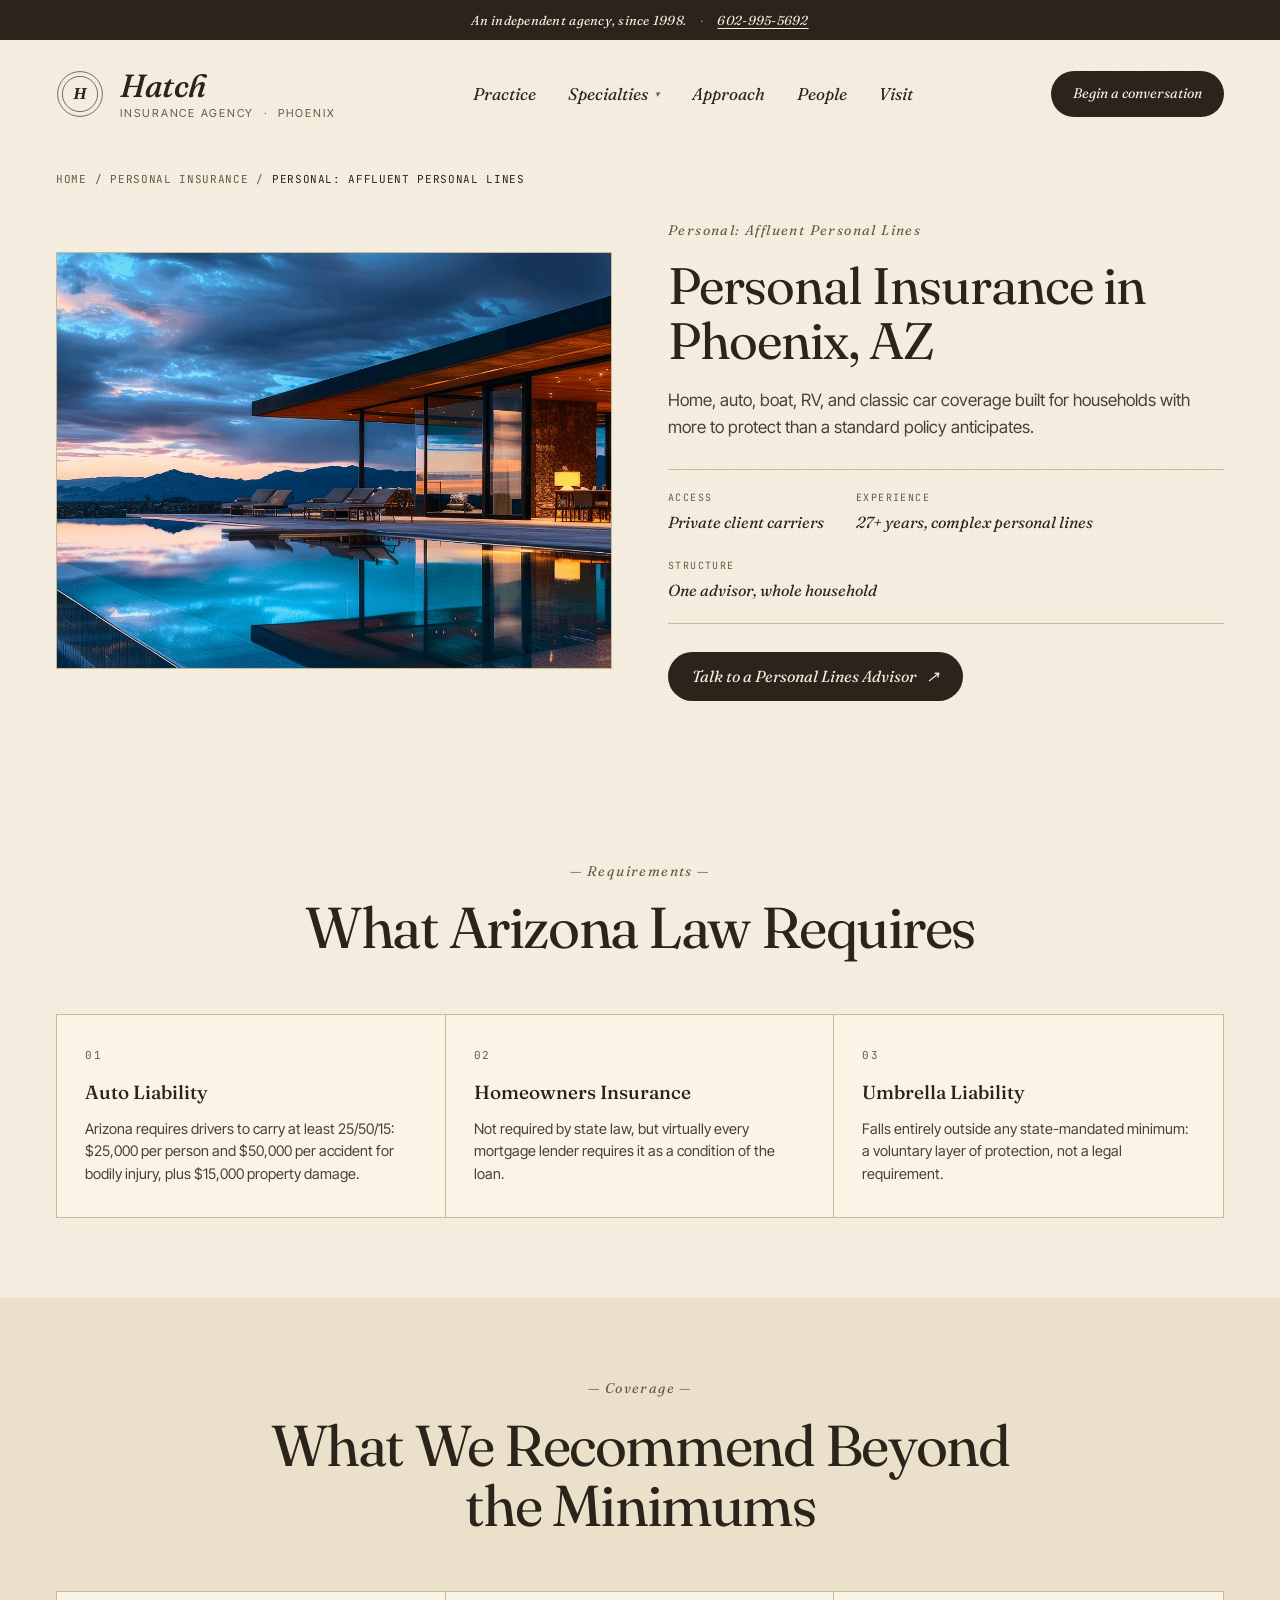
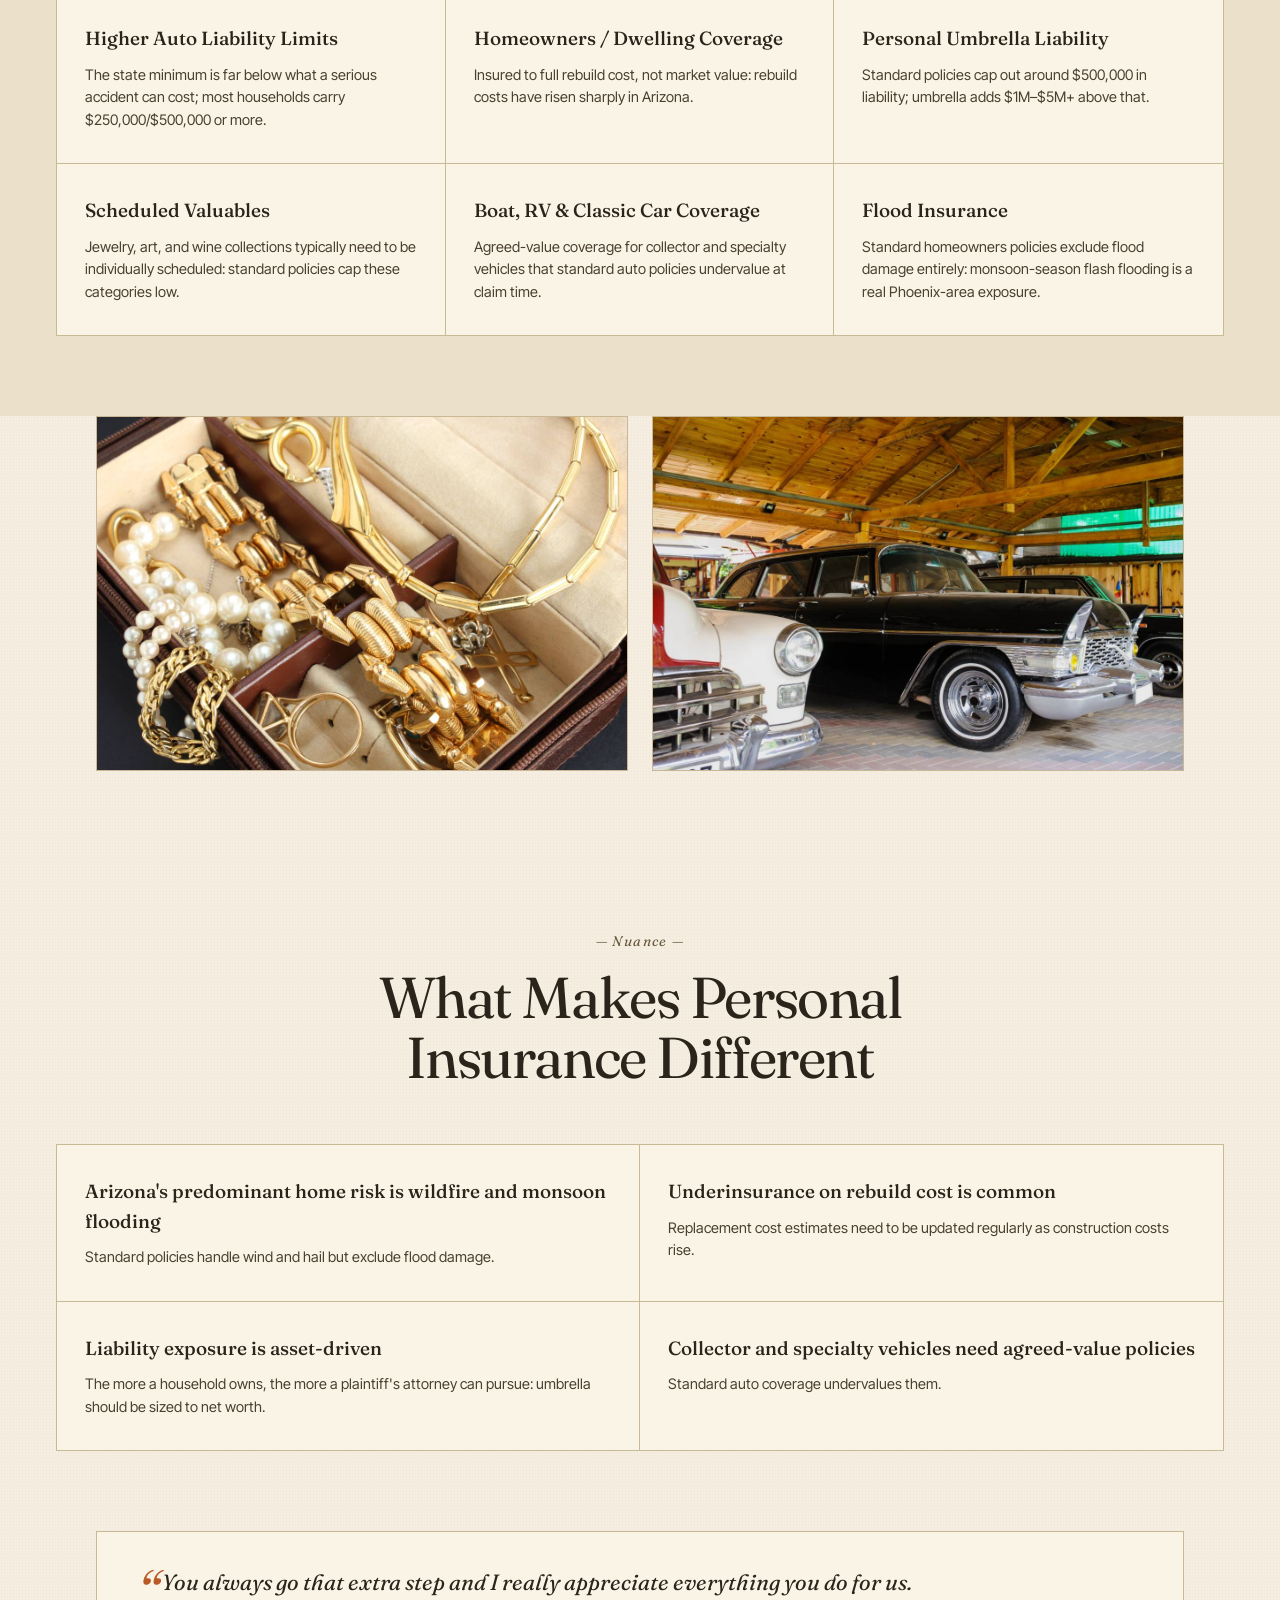
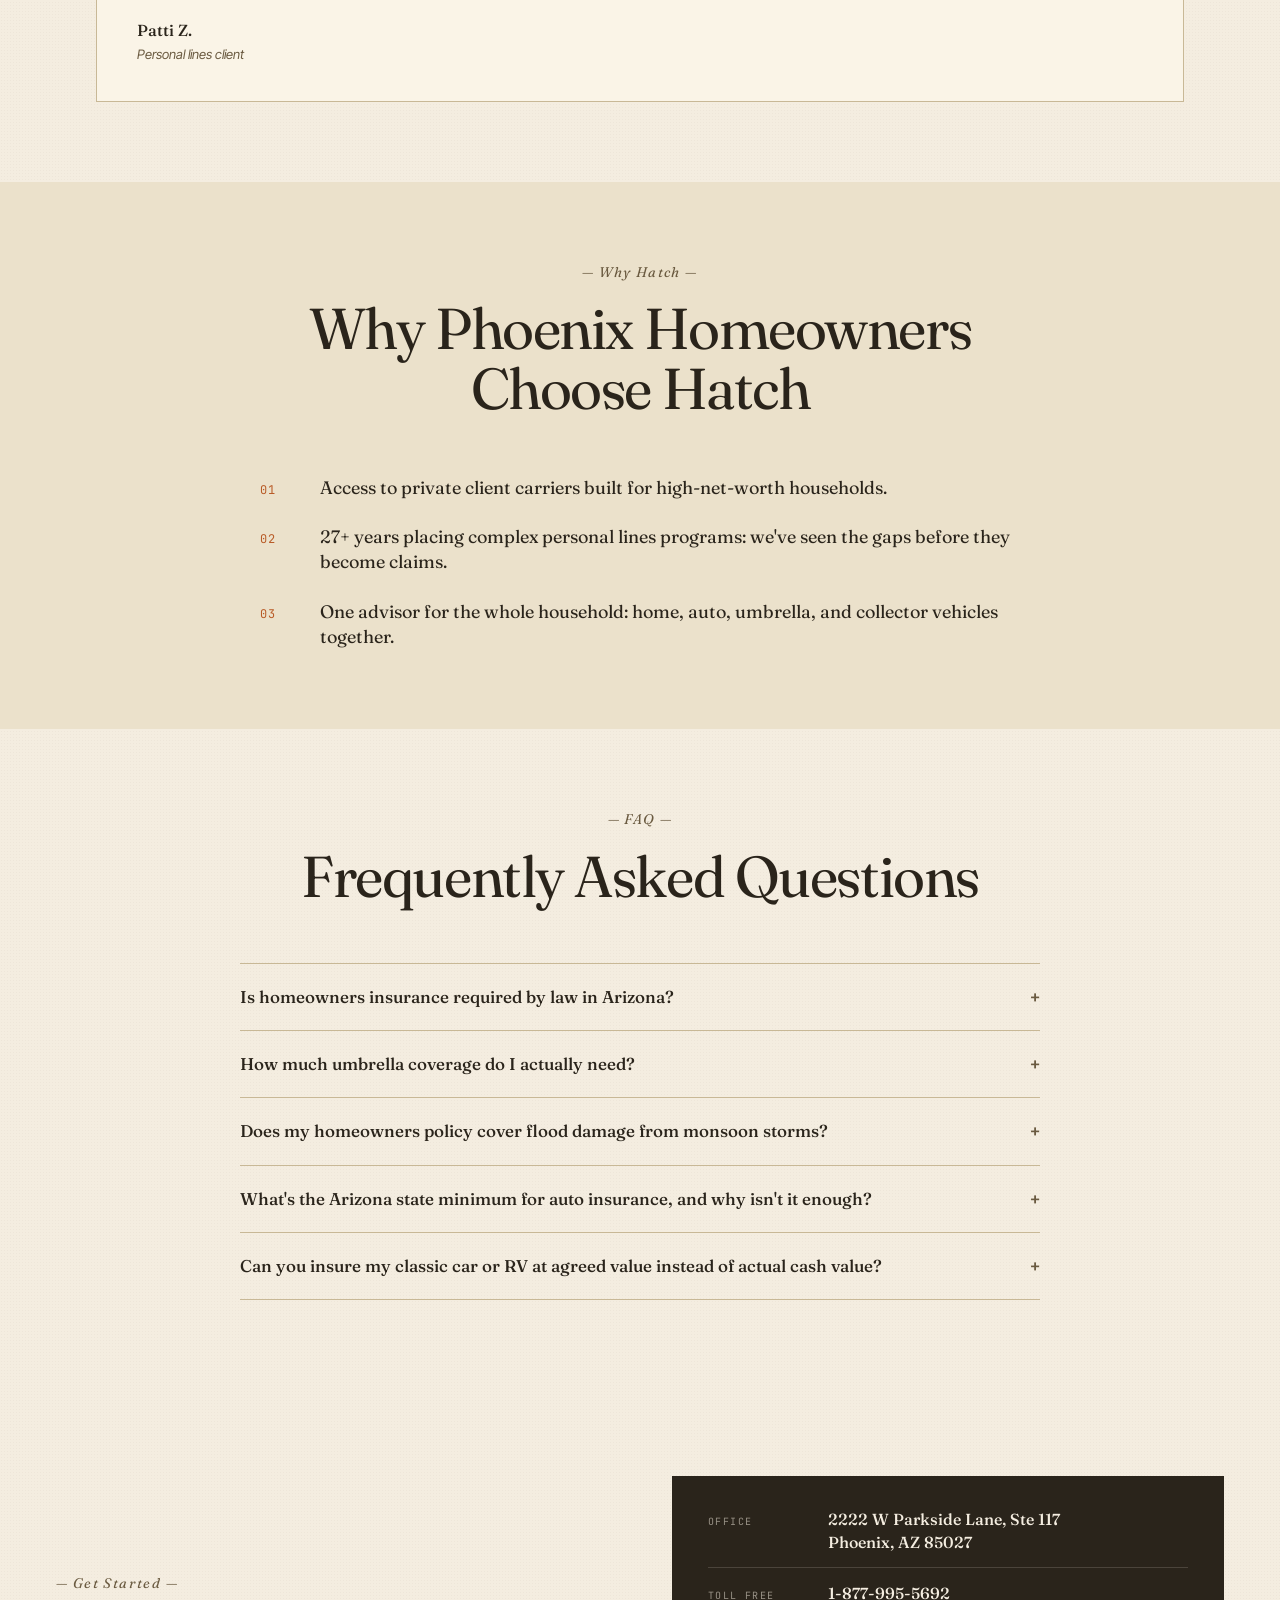
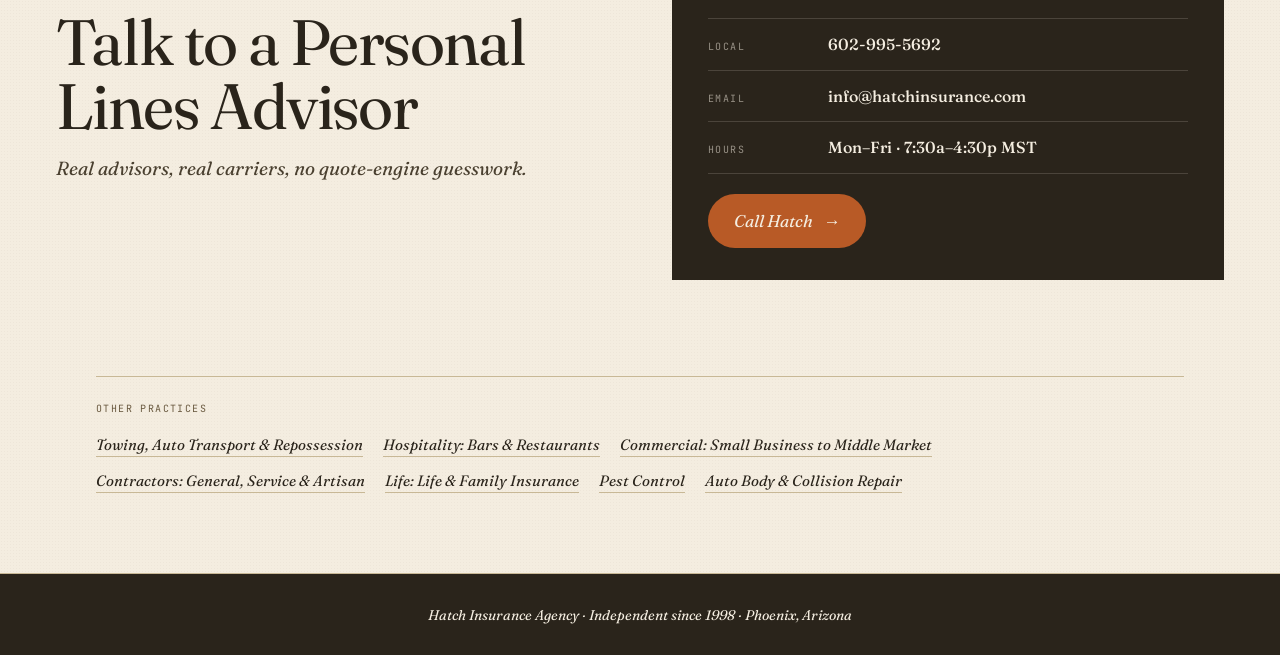
<file: specialties/personal.html>
<!doctype html>
<html lang="en">
<head>
  <meta charset="utf-8" />
  <meta name="viewport" content="width=device-width, initial-scale=1" />
  <meta name="theme-color" content="#2a241b" />
  <title>Personal Insurance in Phoenix, AZ | Hatch Insurance Agency</title>
  <meta name="description" content="Home, auto, boat, RV, and classic car coverage built for households with more to protect than a standard policy anticipates." />

  <link rel="canonical" href="https://hatchinsurance.com/specialties/personal.html" />

  <meta property="og:title" content="Personal Insurance in Phoenix, AZ" />
  <meta property="og:description" content="Home, auto, boat, RV, and classic car coverage built for households with more to protect than a standard policy anticipates." />
  <meta property="og:type" content="website" />
  <meta property="og:image" content="https://hatchinsurance.com/assets/specialties/personal-hero.jpg" />

  <link rel="preconnect" href="https://fonts.googleapis.com" />
  <link rel="preconnect" href="https://fonts.gstatic.com" crossorigin />
  <link href="https://fonts.googleapis.com/css2?family=Fraunces:ital,opsz,wght@0,9..144,400;0,9..144,500;0,9..144,600;1,9..144,400;1,9..144,500&amp;family=Inter+Tight:wght@400;500;600&amp;family=JetBrains+Mono:wght@400;500&amp;display=swap" rel="stylesheet" />

  <link rel="stylesheet" href="../styles.css" />
</head>
<body>
  <div class="dirC" id="top">
    <div class="dirC__strip">
      <span>An independent agency, since 1998.</span>
      <span class="dirC__strip-sep" aria-hidden="true">&middot;</span>
      <a href="tel:602-995-5692">602-995-5692</a>
    </div>

    <header class="dirC__header">
      <a class="dirC__brand" href="../index.html" aria-label="Hatch Insurance Agency, home">
        <span class="dirC__seal" aria-hidden="true">
          <svg viewBox="0 0 60 60" width="48" height="48">
            <circle cx="30" cy="30" r="28" fill="none" stroke="currentColor" stroke-width="0.8" />
            <circle cx="30" cy="30" r="22" fill="none" stroke="currentColor" stroke-width="0.8" />
            <text x="30" y="36" text-anchor="middle" font-family="Georgia, serif" font-style="italic" font-size="22" font-weight="600" fill="currentColor">H</text>
          </svg>
        </span>
        <span class="dirC__brand-text">
          <strong>Hatch</strong>
          <em>Insurance Agency &nbsp;&middot;&nbsp; Phoenix</em>
        </span>
      </a>

      <button class="dirC__nav-toggle" aria-expanded="false" aria-controls="primary-nav" aria-label="Open navigation">
        <span></span><span></span><span></span>
      </button>

      <nav class="dirC__nav" id="primary-nav" aria-label="Primary">
        <a href="../index.html#practice">Practice</a>
        <div class="dirC__nav-dropdown">
          <button type="button" class="dirC__nav-dropdown-trigger" aria-haspopup="true" aria-expanded="false" aria-controls="specialties-menu">
            Specialties
            <span class="dirC__nav-dropdown-caret" aria-hidden="true">&#9662;</span>
          </button>
          <ul class="dirC__nav-dropdown-menu" id="specialties-menu">
            <li><a href="towing.html"><span class="n">01</span> Towing &amp; Recovery</a></li>
            <li><a href="hospitality.html"><span class="n">02</span> Bars &amp; Restaurants</a></li>
            <li><a href="personal.html" aria-current="page"><span class="n">03</span> Affluent Personal Lines</a></li>
            <li><a href="commercial.html"><span class="n">04</span> Commercial P&amp;C</a></li>
            <li><a href="contractors.html"><span class="n">05</span> Artisan Contractors</a></li>
            <li><a href="life.html"><span class="n">06</span> Life &amp; Family</a></li>
            <li><a href="pest.html"><span class="n">07</span> Pest Control</a></li>
            <li><a href="garage.html"><span class="n">08</span> Garage &amp; Dealers</a></li>
            <li class="dirC__nav-dropdown-menu-all-item"><a class="dirC__nav-dropdown-all" href="../index.html#specialty">View all on homepage</a></li>
          </ul>
        </div>
        <a href="../index.html#approach">Approach</a>
        <a href="../index.html#people">People</a>
        <a href="../index.html#visit">Visit</a>
      </nav>

      <a class="dirC__cta" href="../index.html#visit">Begin a conversation</a>
    </header>

    <nav class="dirC__breadcrumb" aria-label="Breadcrumb">
      <a href="../index.html">Home</a>
      <span aria-hidden="true">/</span>
      <a href="../index.html#specialty">Personal Insurance</a>
      <span aria-hidden="true">/</span>
      <span aria-current="page">Personal: Affluent Personal Lines</span>
    </nav>

    <section class="dirC__spec-hero" aria-labelledby="spec-h1">
      <div class="dirC__spec-hero-img">
        <img src="../assets/specialties/personal-hero.jpg" alt="Photo: a modern desert home with infinity pool at dusk" />
      </div>
      <div class="dirC__spec-hero-body">
        <span class="dirC__kicker">Personal: Affluent Personal Lines</span>
        <h1 id="spec-h1">Personal Insurance in Phoenix, AZ</h1>
        <p class="dirC__spec-intro">Home, auto, boat, RV, and classic car coverage built for households with more to protect than a standard policy anticipates.</p>
        <div class="dirC__spec-facts">
          <div>
            <span class="k">Access</span>
            <span class="v">Private client carriers</span>
          </div>
          <div>
            <span class="k">Experience</span>
            <span class="v">27+ years, complex personal lines</span>
          </div>
          <div>
            <span class="k">Structure</span>
            <span class="v">One advisor, whole household</span>
          </div>
        </div>
        <a class="dirC__plate-cta dirC__spec-hero-cta" href="../index.html#visit">
          <span>Talk to a Personal Lines Advisor</span>
          <span class="arr" aria-hidden="true">&#8599;</span>
        </a>
      </div>
    </section>

    <section class="dirC__spec-section" aria-labelledby="legal-h">
      <div class="dirC__sec-head">
        <span class="dirC__kicker">&mdash; Requirements &mdash;</span>
        <h2 id="legal-h">What Arizona Law Requires</h2>
      </div>
      <div class="dirC__spec-grid dirC__spec-grid--3">
        <div class="dirC__spec-card">
          <span class="dirC__spec-card-num">01</span>
          <h3>Auto Liability</h3>
          <p>Arizona requires drivers to carry at least 25/50/15: $25,000 per person and $50,000 per accident for bodily injury, plus $15,000 property damage.</p>
        </div>
        <div class="dirC__spec-card">
          <span class="dirC__spec-card-num">02</span>
          <h3>Homeowners Insurance</h3>
          <p>Not required by state law, but virtually every mortgage lender requires it as a condition of the loan.</p>
        </div>
        <div class="dirC__spec-card">
          <span class="dirC__spec-card-num">03</span>
          <h3>Umbrella Liability</h3>
          <p>Falls entirely outside any state-mandated minimum: a voluntary layer of protection, not a legal requirement.</p>
        </div>
      </div>
    </section>

    <section class="dirC__spec-section dirC__spec-section--alt" aria-labelledby="rec-h">
      <div class="dirC__sec-head">
        <span class="dirC__kicker">&mdash; Coverage &mdash;</span>
        <h2 id="rec-h">What We Recommend Beyond the Minimums</h2>
      </div>
      <div class="dirC__spec-grid dirC__spec-grid--3">
        <div class="dirC__spec-card">
          <h3>Higher Auto Liability Limits</h3>
          <p>The state minimum is far below what a serious accident can cost; most households carry $250,000/$500,000 or more.</p>
        </div>
        <div class="dirC__spec-card">
          <h3>Homeowners / Dwelling Coverage</h3>
          <p>Insured to full rebuild cost, not market value: rebuild costs have risen sharply in Arizona.</p>
        </div>
        <div class="dirC__spec-card">
          <h3>Personal Umbrella Liability</h3>
          <p>Standard policies cap out around $500,000 in liability; umbrella adds $1M–$5M+ above that.</p>
        </div>
        <div class="dirC__spec-card">
          <h3>Scheduled Valuables</h3>
          <p>Jewelry, art, and wine collections typically need to be individually scheduled: standard policies cap these categories low.</p>
        </div>
        <div class="dirC__spec-card">
          <h3>Boat, RV &amp; Classic Car Coverage</h3>
          <p>Agreed-value coverage for collector and specialty vehicles that standard auto policies undervalue at claim time.</p>
        </div>
        <div class="dirC__spec-card">
          <h3>Flood Insurance</h3>
          <p>Standard homeowners policies exclude flood damage entirely: monsoon-season flash flooding is a real Phoenix-area exposure.</p>
        </div>
      </div>
    </section>

    <section class="dirC__spec-gallery">
        <figure class="dirC__spec-gallery-item">
          <img src="../assets/specialties/personal-gallery-3.jpg" alt="Photo: scheduled jewelry and valuables" />
        </figure>
        <figure class="dirC__spec-gallery-item">
          <img src="../assets/specialties/personal-gallery-4.jpg" alt="Photo: a collector's classic car in a private garage" />
        </figure>
    </section>

    <section class="dirC__spec-section" aria-labelledby="risks-h">
      <div class="dirC__sec-head">
        <span class="dirC__kicker">&mdash; Nuance &mdash;</span>
        <h2 id="risks-h">What Makes Personal Insurance Different</h2>
      </div>
      <div class="dirC__spec-grid dirC__spec-grid--2">
        <div class="dirC__spec-card">
          <h3>Arizona's predominant home risk is wildfire and monsoon flooding</h3>
          <p>Standard policies handle wind and hail but exclude flood damage.</p>
        </div>
        <div class="dirC__spec-card">
          <h3>Underinsurance on rebuild cost is common</h3>
          <p>Replacement cost estimates need to be updated regularly as construction costs rise.</p>
        </div>
        <div class="dirC__spec-card">
          <h3>Liability exposure is asset-driven</h3>
          <p>The more a household owns, the more a plaintiff's attorney can pursue: umbrella should be sized to net worth.</p>
        </div>
        <div class="dirC__spec-card">
          <h3>Collector and specialty vehicles need agreed-value policies</h3>
          <p>Standard auto coverage undervalues them.</p>
        </div>
      </div>
    </section>

    <section class="dirC__voices dirC__spec-testimonial-wrap" aria-labelledby="testi-h">
      <h2 id="testi-h" class="dirC__sr-only">Client voice</h2>
      <figure class="dirC__voice dirC__spec-testimonial">
        <blockquote>
          <span class="qmark" aria-hidden="true">&ldquo;</span>You always go that extra step and I really appreciate everything you do for us.
        </blockquote>
        <figcaption>
          <strong>Patti Z.</strong>
          <em>Personal lines client</em>
        </figcaption>
      </figure>
    </section>

    <section class="dirC__spec-section dirC__spec-section--alt" aria-labelledby="why-h">
      <div class="dirC__sec-head">
        <span class="dirC__kicker">&mdash; Why Hatch &mdash;</span>
        <h2 id="why-h">Why Phoenix Homeowners Choose Hatch</h2>
      </div>
      <ol class="dirC__spec-why">
        <li>
          <span class="step">01</span>
          <p>Access to private client carriers built for high-net-worth households.</p>
        </li>
        <li>
          <span class="step">02</span>
          <p>27+ years placing complex personal lines programs: we've seen the gaps before they become claims.</p>
        </li>
        <li>
          <span class="step">03</span>
          <p>One advisor for the whole household: home, auto, umbrella, and collector vehicles together.</p>
        </li>
      </ol>
    </section>

    <section class="dirC__spec-section" aria-labelledby="faq-h">
      <div class="dirC__sec-head">
        <span class="dirC__kicker">&mdash; FAQ &mdash;</span>
        <h2 id="faq-h">Frequently Asked Questions</h2>
      </div>
      <div class="dirC__spec-faq">
        <details class="dirC__spec-faq-item">
          <summary>Is homeowners insurance required by law in Arizona?</summary>
          <p>No, but any mortgage lender will require it as a condition of the loan, which is why most homeowners carry it.</p>
        </details>
        <details class="dirC__spec-faq-item">
          <summary>How much umbrella coverage do I actually need?</summary>
          <p>It depends on your net worth and lawsuit exposure. Standard auto/home policies cap around $500,000; umbrella adds $1M or more above that.</p>
        </details>
        <details class="dirC__spec-faq-item">
          <summary>Does my homeowners policy cover flood damage from monsoon storms?</summary>
          <p>No, standard policies exclude flood damage entirely, including flash flooding. That requires a separate policy.</p>
        </details>
        <details class="dirC__spec-faq-item">
          <summary>What's the Arizona state minimum for auto insurance, and why isn't it enough?</summary>
          <p>Currently 25/50/15. A single serious accident can easily exceed those limits, which is why most households carry significantly higher limits.</p>
        </details>
        <details class="dirC__spec-faq-item">
          <summary>Can you insure my classic car or RV at agreed value instead of actual cash value?</summary>
          <p>Yes, we place these on an agreed-value basis, so you and the carrier agree on value upfront, with no depreciation argument at claim time.</p>
        </details>
      </div>
    </section>

    <section class="dirC__visit" id="visit" aria-labelledby="visit-headline">
      <div class="dirC__visit-grid">
        <div>
          <span class="dirC__kicker">&mdash; Get Started &mdash;</span>
          <h2 id="visit-headline">Talk to a Personal Lines Advisor</h2>
          <p>Real advisors, real carriers, no quote-engine guesswork.</p>
        </div>
        <div class="dirC__visit-card">
          <div class="dirC__visit-row">
            <span>Office</span>
            <strong>2222 W Parkside Lane, Ste 117<br />Phoenix, AZ 85027</strong>
          </div>
          <div class="dirC__visit-row">
            <span>Toll free</span>
            <strong><a href="tel:1-877-995-5692">1-877-995-5692</a></strong>
          </div>
          <div class="dirC__visit-row">
            <span>Local</span>
            <strong><a href="tel:602-995-5692">602-995-5692</a></strong>
          </div>
          <div class="dirC__visit-row">
            <span>Email</span>
            <strong><a href="mailto:info@hatchinsurance.com">info@hatchinsurance.com</a></strong>
          </div>
          <div class="dirC__visit-row">
            <span>Hours</span>
            <strong>Mon&ndash;Fri &middot; 7:30a&ndash;4:30p MST</strong>
          </div>
          <a class="dirC__visit-cta" href="tel:602-995-5692">
            Call Hatch <span aria-hidden="true">&rarr;</span>
          </a>

        </div>
      </div>
    </section>

    <nav class="dirC__spec-crosslinks" aria-label="Other specialty practices">
      <span class="dirC__spec-crosslinks-label">Other practices</span>
      <div class="dirC__spec-crosslinks-list">
        <a href="towing.html">Towing, Auto Transport &amp; Repossession</a>  <a href="hospitality.html">Hospitality: Bars &amp; Restaurants</a>  <a href="commercial.html">Commercial: Small Business to Middle Market</a>  <a href="contractors.html">Contractors: General, Service &amp; Artisan</a>  <a href="life.html">Life: Life &amp; Family Insurance</a>  <a href="pest.html">Pest Control</a>  <a href="garage.html">Auto Body &amp; Collision Repair</a>
      </div>
    </nav>

    <footer class="dirC__footer">
      <em>Hatch Insurance Agency &middot; Independent since 1998 &middot; Phoenix, Arizona</em>
    </footer>
  </div>

  <script src="../script.js" defer></script>
</body>
</html>
</file>
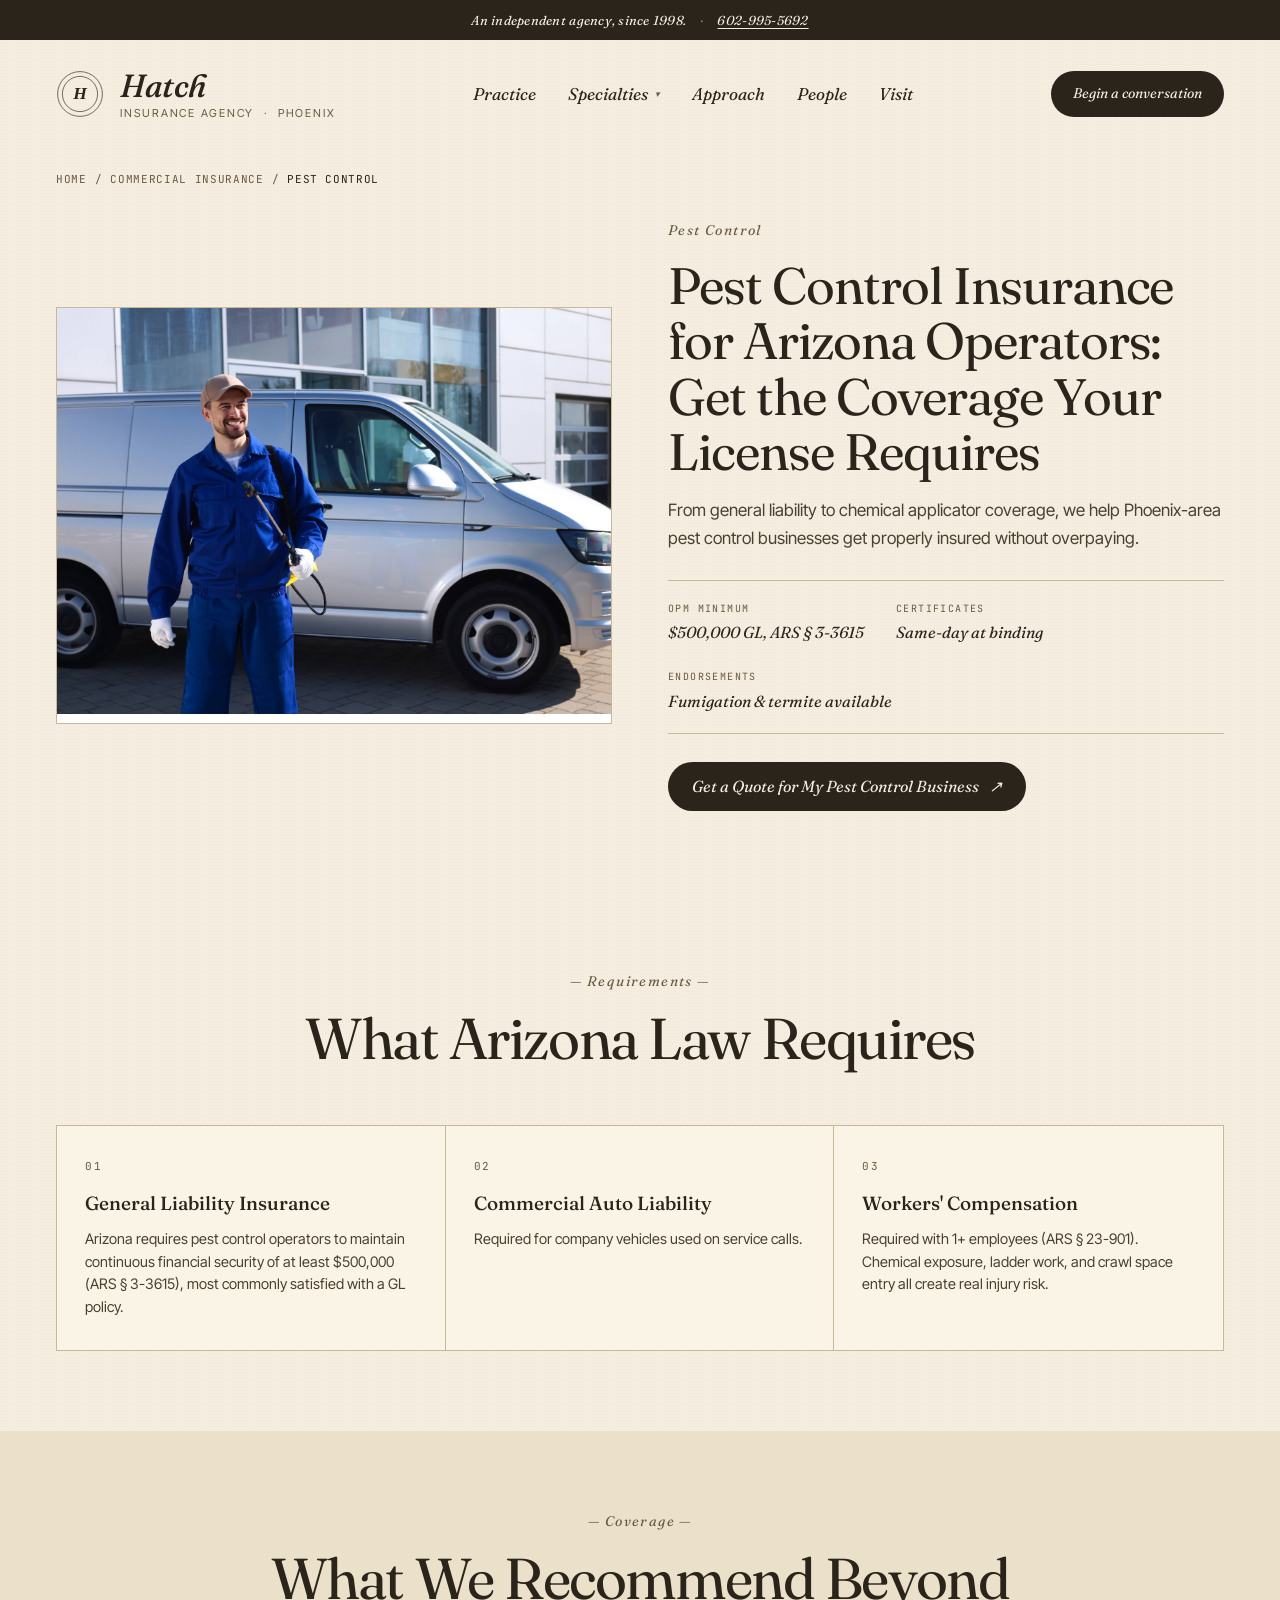
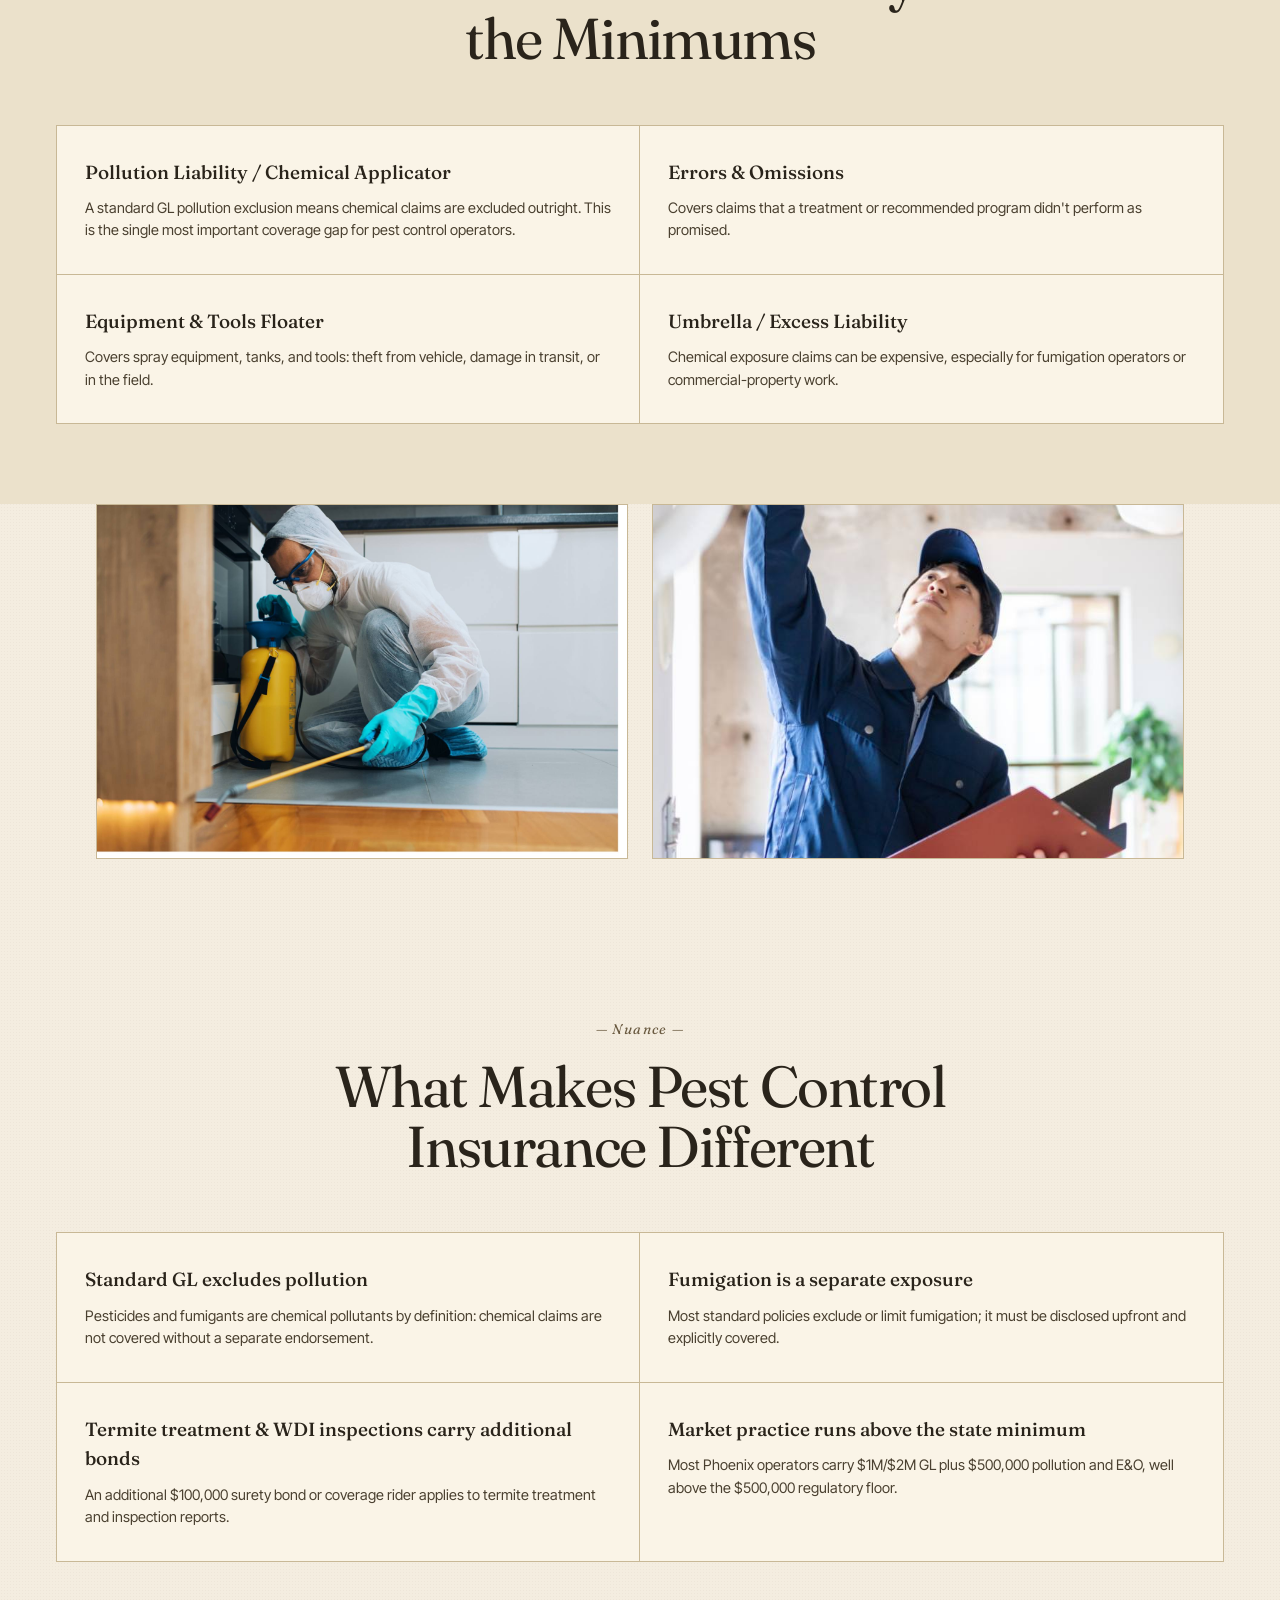
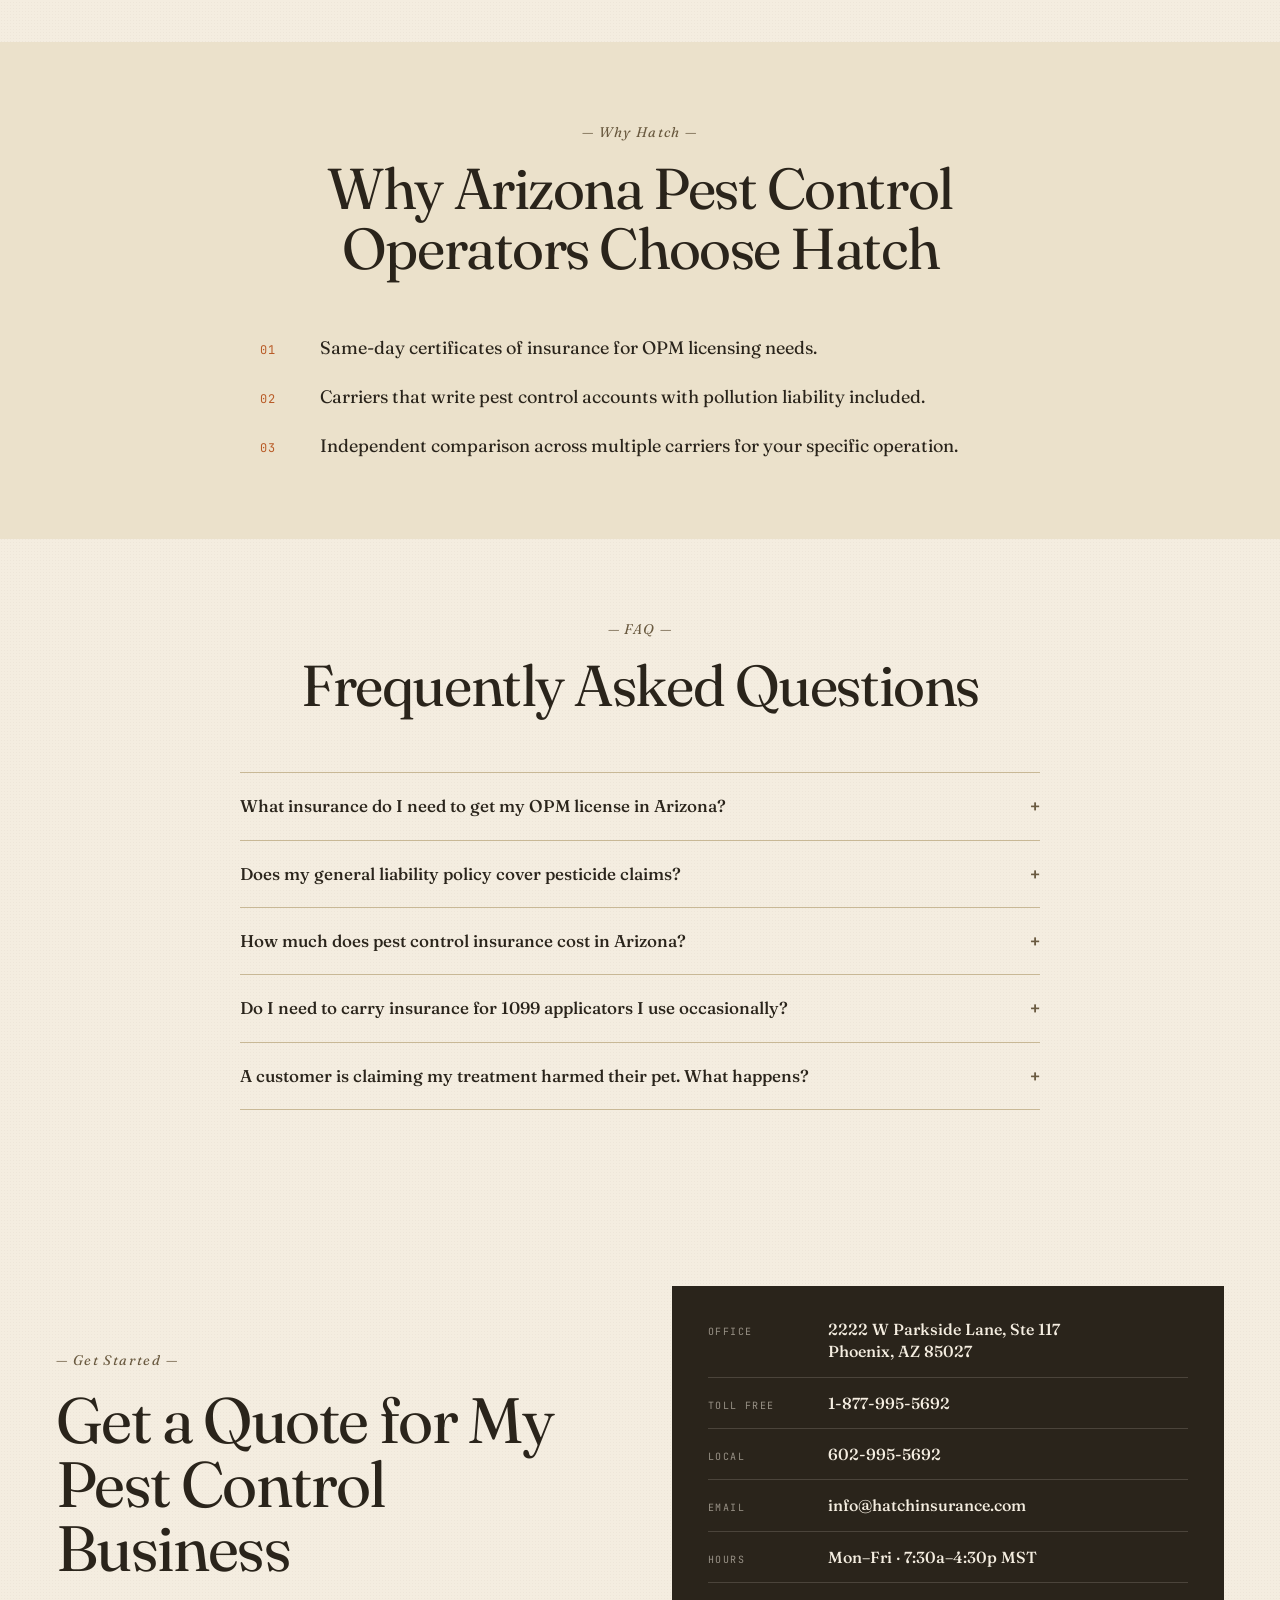
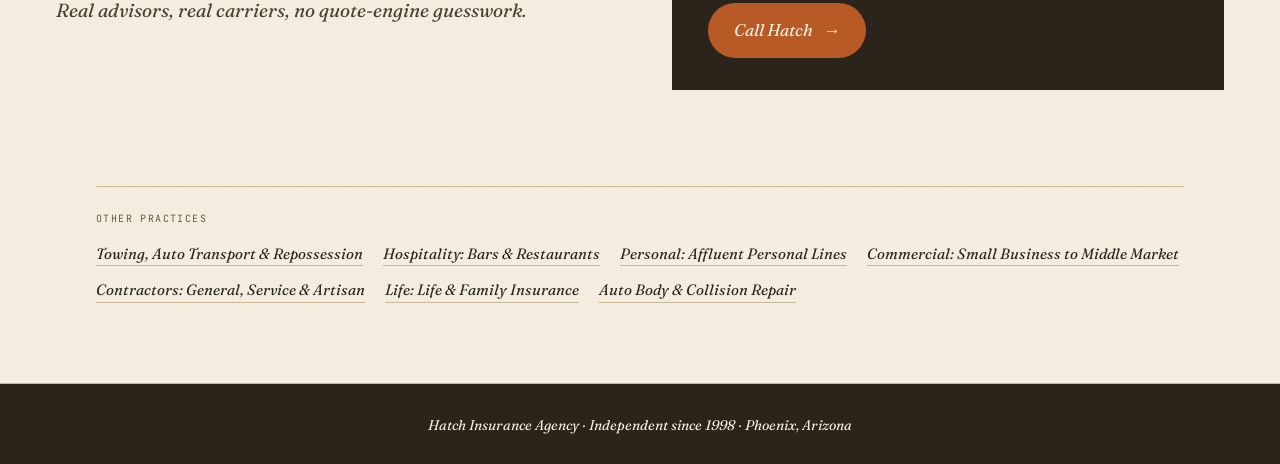
<file: specialties/pest.html>
<!doctype html>
<html lang="en">
<head>
  <meta charset="utf-8" />
  <meta name="viewport" content="width=device-width, initial-scale=1" />
  <meta name="theme-color" content="#2a241b" />
  <title>Pest Control Insurance for Arizona Operators: Get the Coverage Your License Requires | Hatch Insurance Agency</title>
  <meta name="description" content="From general liability to chemical applicator coverage, we help Phoenix-area pest control businesses get properly insured without overpaying." />

  <link rel="canonical" href="https://hatchinsurance.com/specialties/pest.html" />

  <meta property="og:title" content="Pest Control Insurance for Arizona Operators: Get the Coverage Your License Requires" />
  <meta property="og:description" content="From general liability to chemical applicator coverage, we help Phoenix-area pest control businesses get properly insured without overpaying." />
  <meta property="og:type" content="website" />
  <meta property="og:image" content="https://hatchinsurance.com/assets/specialties/pest-hero.jpg" />

  <link rel="preconnect" href="https://fonts.googleapis.com" />
  <link rel="preconnect" href="https://fonts.gstatic.com" crossorigin />
  <link href="https://fonts.googleapis.com/css2?family=Fraunces:ital,opsz,wght@0,9..144,400;0,9..144,500;0,9..144,600;1,9..144,400;1,9..144,500&amp;family=Inter+Tight:wght@400;500;600&amp;family=JetBrains+Mono:wght@400;500&amp;display=swap" rel="stylesheet" />

  <link rel="stylesheet" href="../styles.css" />
</head>
<body>
  <div class="dirC" id="top">
    <div class="dirC__strip">
      <span>An independent agency, since 1998.</span>
      <span class="dirC__strip-sep" aria-hidden="true">&middot;</span>
      <a href="tel:602-995-5692">602-995-5692</a>
    </div>

    <header class="dirC__header">
      <a class="dirC__brand" href="../index.html" aria-label="Hatch Insurance Agency, home">
        <span class="dirC__seal" aria-hidden="true">
          <svg viewBox="0 0 60 60" width="48" height="48">
            <circle cx="30" cy="30" r="28" fill="none" stroke="currentColor" stroke-width="0.8" />
            <circle cx="30" cy="30" r="22" fill="none" stroke="currentColor" stroke-width="0.8" />
            <text x="30" y="36" text-anchor="middle" font-family="Georgia, serif" font-style="italic" font-size="22" font-weight="600" fill="currentColor">H</text>
          </svg>
        </span>
        <span class="dirC__brand-text">
          <strong>Hatch</strong>
          <em>Insurance Agency &nbsp;&middot;&nbsp; Phoenix</em>
        </span>
      </a>

      <button class="dirC__nav-toggle" aria-expanded="false" aria-controls="primary-nav" aria-label="Open navigation">
        <span></span><span></span><span></span>
      </button>

      <nav class="dirC__nav" id="primary-nav" aria-label="Primary">
        <a href="../index.html#practice">Practice</a>
        <div class="dirC__nav-dropdown">
          <button type="button" class="dirC__nav-dropdown-trigger" aria-haspopup="true" aria-expanded="false" aria-controls="specialties-menu">
            Specialties
            <span class="dirC__nav-dropdown-caret" aria-hidden="true">&#9662;</span>
          </button>
          <ul class="dirC__nav-dropdown-menu" id="specialties-menu">
            <li><a href="towing.html"><span class="n">01</span> Towing &amp; Recovery</a></li>
            <li><a href="hospitality.html"><span class="n">02</span> Bars &amp; Restaurants</a></li>
            <li><a href="personal.html"><span class="n">03</span> Affluent Personal Lines</a></li>
            <li><a href="commercial.html"><span class="n">04</span> Commercial P&amp;C</a></li>
            <li><a href="contractors.html"><span class="n">05</span> Artisan Contractors</a></li>
            <li><a href="life.html"><span class="n">06</span> Life &amp; Family</a></li>
            <li><a href="pest.html" aria-current="page"><span class="n">07</span> Pest Control</a></li>
            <li><a href="garage.html"><span class="n">08</span> Garage &amp; Dealers</a></li>
            <li class="dirC__nav-dropdown-menu-all-item"><a class="dirC__nav-dropdown-all" href="../index.html#specialty">View all on homepage</a></li>
          </ul>
        </div>
        <a href="../index.html#approach">Approach</a>
        <a href="../index.html#people">People</a>
        <a href="../index.html#visit">Visit</a>
      </nav>

      <a class="dirC__cta" href="../index.html#visit">Begin a conversation</a>
    </header>

    <nav class="dirC__breadcrumb" aria-label="Breadcrumb">
      <a href="../index.html">Home</a>
      <span aria-hidden="true">/</span>
      <a href="../index.html#specialty">Commercial Insurance</a>
      <span aria-hidden="true">/</span>
      <span aria-current="page">Pest Control</span>
    </nav>

    <section class="dirC__spec-hero" aria-labelledby="spec-h1">
      <div class="dirC__spec-hero-img">
        <img src="../assets/specialties/pest-hero.jpg" alt="Photo: a licensed technician prepping equipment before a service call" />
      </div>
      <div class="dirC__spec-hero-body">
        <span class="dirC__kicker">Pest Control</span>
        <h1 id="spec-h1">Pest Control Insurance for Arizona Operators: Get the Coverage Your License Requires</h1>
        <p class="dirC__spec-intro">From general liability to chemical applicator coverage, we help Phoenix-area pest control businesses get properly insured without overpaying.</p>
        <div class="dirC__spec-facts">
          <div>
            <span class="k">OPM minimum</span>
            <span class="v">$500,000 GL, ARS § 3-3615</span>
          </div>
          <div>
            <span class="k">Certificates</span>
            <span class="v">Same-day at binding</span>
          </div>
          <div>
            <span class="k">Endorsements</span>
            <span class="v">Fumigation &amp; termite available</span>
          </div>
        </div>
        <a class="dirC__plate-cta dirC__spec-hero-cta" href="../index.html#visit">
          <span>Get a Quote for My Pest Control Business</span>
          <span class="arr" aria-hidden="true">&#8599;</span>
        </a>
      </div>
    </section>

    <section class="dirC__spec-section" aria-labelledby="legal-h">
      <div class="dirC__sec-head">
        <span class="dirC__kicker">&mdash; Requirements &mdash;</span>
        <h2 id="legal-h">What Arizona Law Requires</h2>
      </div>
      <div class="dirC__spec-grid dirC__spec-grid--3">
        <div class="dirC__spec-card">
          <span class="dirC__spec-card-num">01</span>
          <h3>General Liability Insurance</h3>
          <p>Arizona requires pest control operators to maintain continuous financial security of at least $500,000 (ARS § 3-3615), most commonly satisfied with a GL policy.</p>
        </div>
        <div class="dirC__spec-card">
          <span class="dirC__spec-card-num">02</span>
          <h3>Commercial Auto Liability</h3>
          <p>Required for company vehicles used on service calls.</p>
        </div>
        <div class="dirC__spec-card">
          <span class="dirC__spec-card-num">03</span>
          <h3>Workers' Compensation</h3>
          <p>Required with 1+ employees (ARS § 23-901). Chemical exposure, ladder work, and crawl space entry all create real injury risk.</p>
        </div>
      </div>
    </section>

    <section class="dirC__spec-section dirC__spec-section--alt" aria-labelledby="rec-h">
      <div class="dirC__sec-head">
        <span class="dirC__kicker">&mdash; Coverage &mdash;</span>
        <h2 id="rec-h">What We Recommend Beyond the Minimums</h2>
      </div>
      <div class="dirC__spec-grid dirC__spec-grid--2">
        <div class="dirC__spec-card">
          <h3>Pollution Liability / Chemical Applicator</h3>
          <p>A standard GL pollution exclusion means chemical claims are excluded outright. This is the single most important coverage gap for pest control operators.</p>
        </div>
        <div class="dirC__spec-card">
          <h3>Errors &amp; Omissions</h3>
          <p>Covers claims that a treatment or recommended program didn't perform as promised.</p>
        </div>
        <div class="dirC__spec-card">
          <h3>Equipment &amp; Tools Floater</h3>
          <p>Covers spray equipment, tanks, and tools: theft from vehicle, damage in transit, or in the field.</p>
        </div>
        <div class="dirC__spec-card">
          <h3>Umbrella / Excess Liability</h3>
          <p>Chemical exposure claims can be expensive, especially for fumigation operators or commercial-property work.</p>
        </div>
      </div>
    </section>

    <section class="dirC__spec-gallery">
        <figure class="dirC__spec-gallery-item">
          <img src="../assets/specialties/pest-gallery-1.jpg" alt="Photo: technician treating a patio in full PPE" />
        </figure>
        <figure class="dirC__spec-gallery-item">
          <img src="../assets/specialties/pest-gallery-2.jpg" alt="Photo: technician inspecting an eave for termite activity" />
        </figure>
    </section>

    <section class="dirC__spec-section" aria-labelledby="risks-h">
      <div class="dirC__sec-head">
        <span class="dirC__kicker">&mdash; Nuance &mdash;</span>
        <h2 id="risks-h">What Makes Pest Control Insurance Different</h2>
      </div>
      <div class="dirC__spec-grid dirC__spec-grid--2">
        <div class="dirC__spec-card">
          <h3>Standard GL excludes pollution</h3>
          <p>Pesticides and fumigants are chemical pollutants by definition: chemical claims are not covered without a separate endorsement.</p>
        </div>
        <div class="dirC__spec-card">
          <h3>Fumigation is a separate exposure</h3>
          <p>Most standard policies exclude or limit fumigation; it must be disclosed upfront and explicitly covered.</p>
        </div>
        <div class="dirC__spec-card">
          <h3>Termite treatment &amp; WDI inspections carry additional bonds</h3>
          <p>An additional $100,000 surety bond or coverage rider applies to termite treatment and inspection reports.</p>
        </div>
        <div class="dirC__spec-card">
          <h3>Market practice runs above the state minimum</h3>
          <p>Most Phoenix operators carry $1M/$2M GL plus $500,000 pollution and E&amp;O, well above the $500,000 regulatory floor.</p>
        </div>
      </div>
    </section>


    <section class="dirC__spec-section dirC__spec-section--alt" aria-labelledby="why-h">
      <div class="dirC__sec-head">
        <span class="dirC__kicker">&mdash; Why Hatch &mdash;</span>
        <h2 id="why-h">Why Arizona Pest Control Operators Choose Hatch</h2>
      </div>
      <ol class="dirC__spec-why">
        <li>
          <span class="step">01</span>
          <p>Same-day certificates of insurance for OPM licensing needs.</p>
        </li>
        <li>
          <span class="step">02</span>
          <p>Carriers that write pest control accounts with pollution liability included.</p>
        </li>
        <li>
          <span class="step">03</span>
          <p>Independent comparison across multiple carriers for your specific operation.</p>
        </li>
      </ol>
    </section>

    <section class="dirC__spec-section" aria-labelledby="faq-h">
      <div class="dirC__sec-head">
        <span class="dirC__kicker">&mdash; FAQ &mdash;</span>
        <h2 id="faq-h">Frequently Asked Questions</h2>
      </div>
      <div class="dirC__spec-faq">
        <details class="dirC__spec-faq-item">
          <summary>What insurance do I need to get my OPM license in Arizona?</summary>
          <p>Continuous financial security of at least $500,000: most operators satisfy this with a GL policy, plus commercial auto and workers' comp as applicable.</p>
        </details>
        <details class="dirC__spec-faq-item">
          <summary>Does my general liability policy cover pesticide claims?</summary>
          <p>Most likely not. Standard GL contains a pollution exclusion, and pesticides are classified as pollutants: you need a separate pollution liability policy.</p>
        </details>
        <details class="dirC__spec-faq-item">
          <summary>How much does pest control insurance cost in Arizona?</summary>
          <p>For one or two technicians, a complete package typically runs $3,000–$7,500 per year depending on revenue and payroll. Fumigation operators generally pay more.</p>
        </details>
        <details class="dirC__spec-faq-item">
          <summary>Do I need to carry insurance for 1099 applicators I use occasionally?</summary>
          <p>You may still face liability for their actions under your OPM license: require them to carry their own GL and pollution coverage.</p>
        </details>
        <details class="dirC__spec-faq-item">
          <summary>A customer is claiming my treatment harmed their pet. What happens?</summary>
          <p>With GL and pollution liability, your insurer investigates and defends the claim. Without pollution liability, the claim may be denied outright.</p>
        </details>
      </div>
    </section>

    <section class="dirC__visit" id="visit" aria-labelledby="visit-headline">
      <div class="dirC__visit-grid">
        <div>
          <span class="dirC__kicker">&mdash; Get Started &mdash;</span>
          <h2 id="visit-headline">Get a Quote for My Pest Control Business</h2>
          <p>Real advisors, real carriers, no quote-engine guesswork.</p>
        </div>
        <div class="dirC__visit-card">
          <div class="dirC__visit-row">
            <span>Office</span>
            <strong>2222 W Parkside Lane, Ste 117<br />Phoenix, AZ 85027</strong>
          </div>
          <div class="dirC__visit-row">
            <span>Toll free</span>
            <strong><a href="tel:1-877-995-5692">1-877-995-5692</a></strong>
          </div>
          <div class="dirC__visit-row">
            <span>Local</span>
            <strong><a href="tel:602-995-5692">602-995-5692</a></strong>
          </div>
          <div class="dirC__visit-row">
            <span>Email</span>
            <strong><a href="mailto:info@hatchinsurance.com">info@hatchinsurance.com</a></strong>
          </div>
          <div class="dirC__visit-row">
            <span>Hours</span>
            <strong>Mon&ndash;Fri &middot; 7:30a&ndash;4:30p MST</strong>
          </div>
          <a class="dirC__visit-cta" href="tel:602-995-5692">
            Call Hatch <span aria-hidden="true">&rarr;</span>
          </a>

        </div>
      </div>
    </section>

    <nav class="dirC__spec-crosslinks" aria-label="Other specialty practices">
      <span class="dirC__spec-crosslinks-label">Other practices</span>
      <div class="dirC__spec-crosslinks-list">
        <a href="towing.html">Towing, Auto Transport &amp; Repossession</a>  <a href="hospitality.html">Hospitality: Bars &amp; Restaurants</a>  <a href="personal.html">Personal: Affluent Personal Lines</a>  <a href="commercial.html">Commercial: Small Business to Middle Market</a>  <a href="contractors.html">Contractors: General, Service &amp; Artisan</a>  <a href="life.html">Life: Life &amp; Family Insurance</a>  <a href="garage.html">Auto Body &amp; Collision Repair</a>
      </div>
    </nav>

    <footer class="dirC__footer">
      <em>Hatch Insurance Agency &middot; Independent since 1998 &middot; Phoenix, Arizona</em>
    </footer>
  </div>

  <script src="../script.js" defer></script>
</body>
</html>
</file>
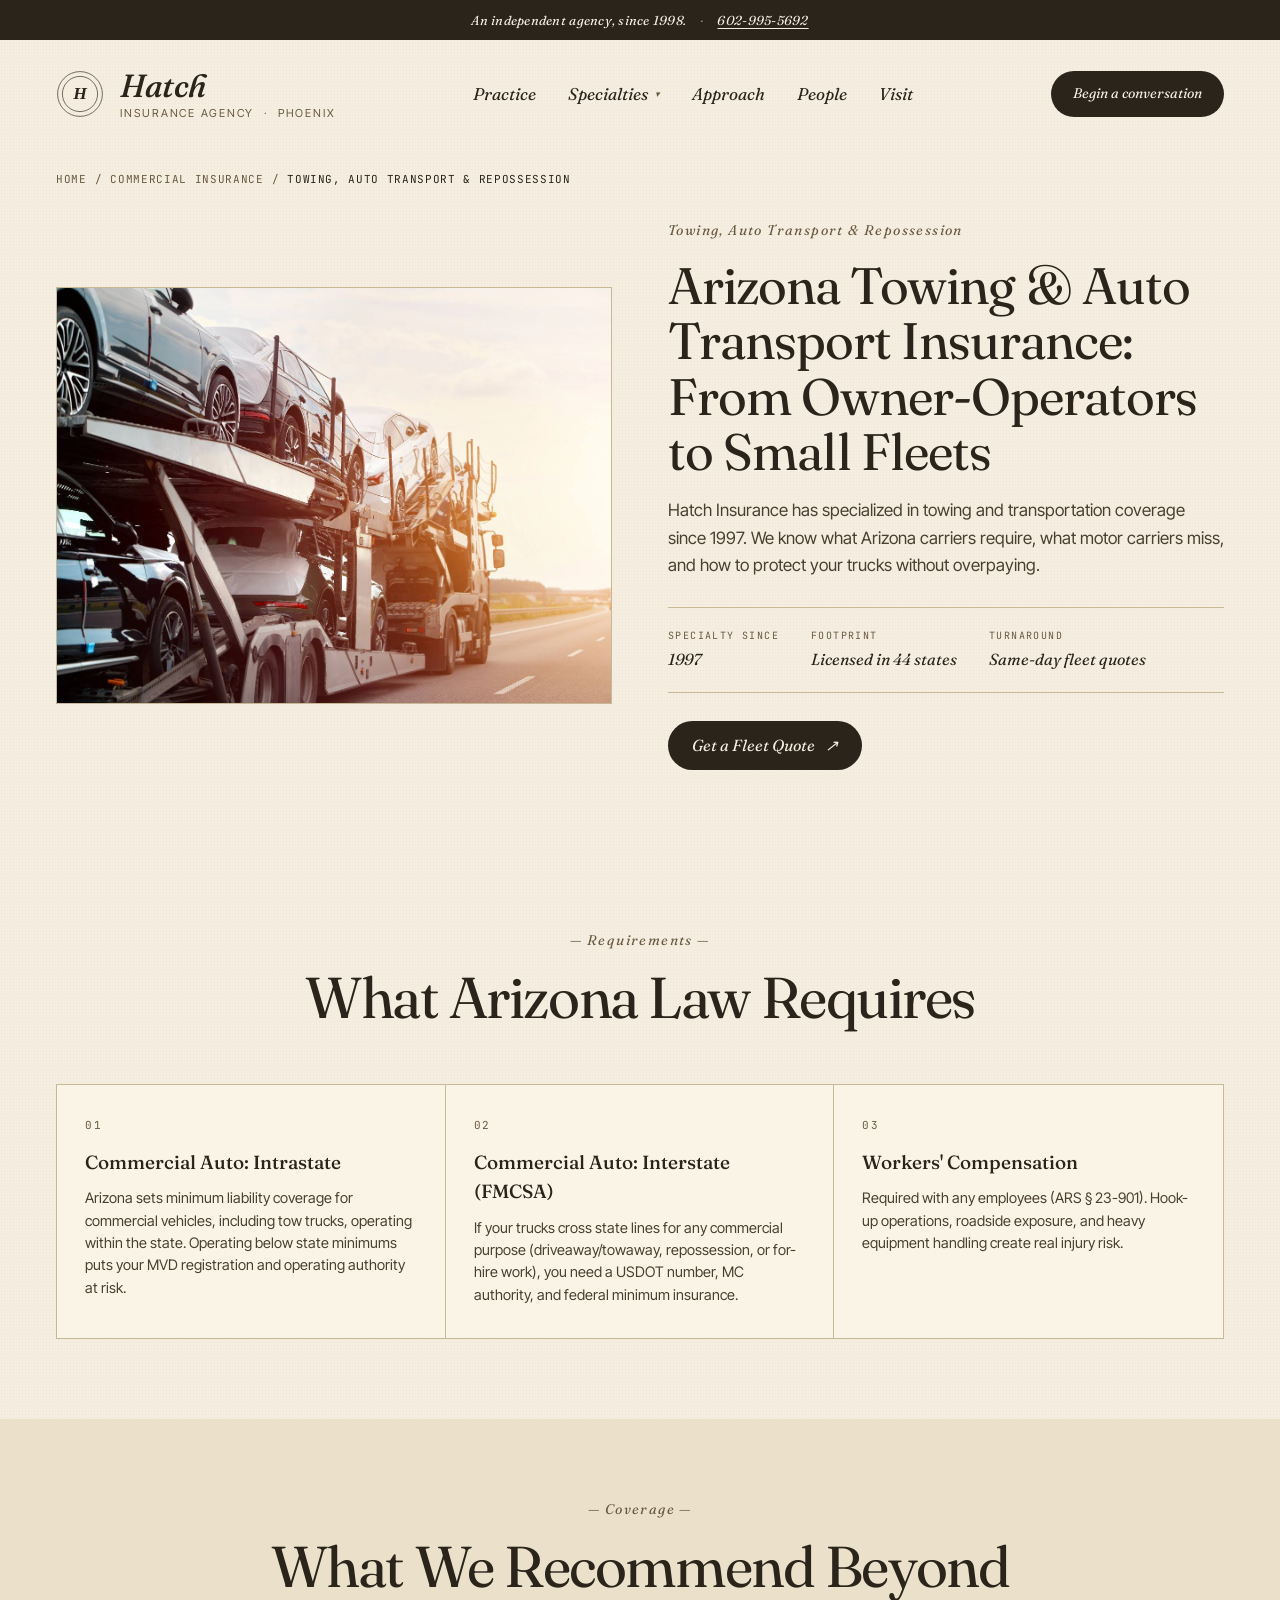
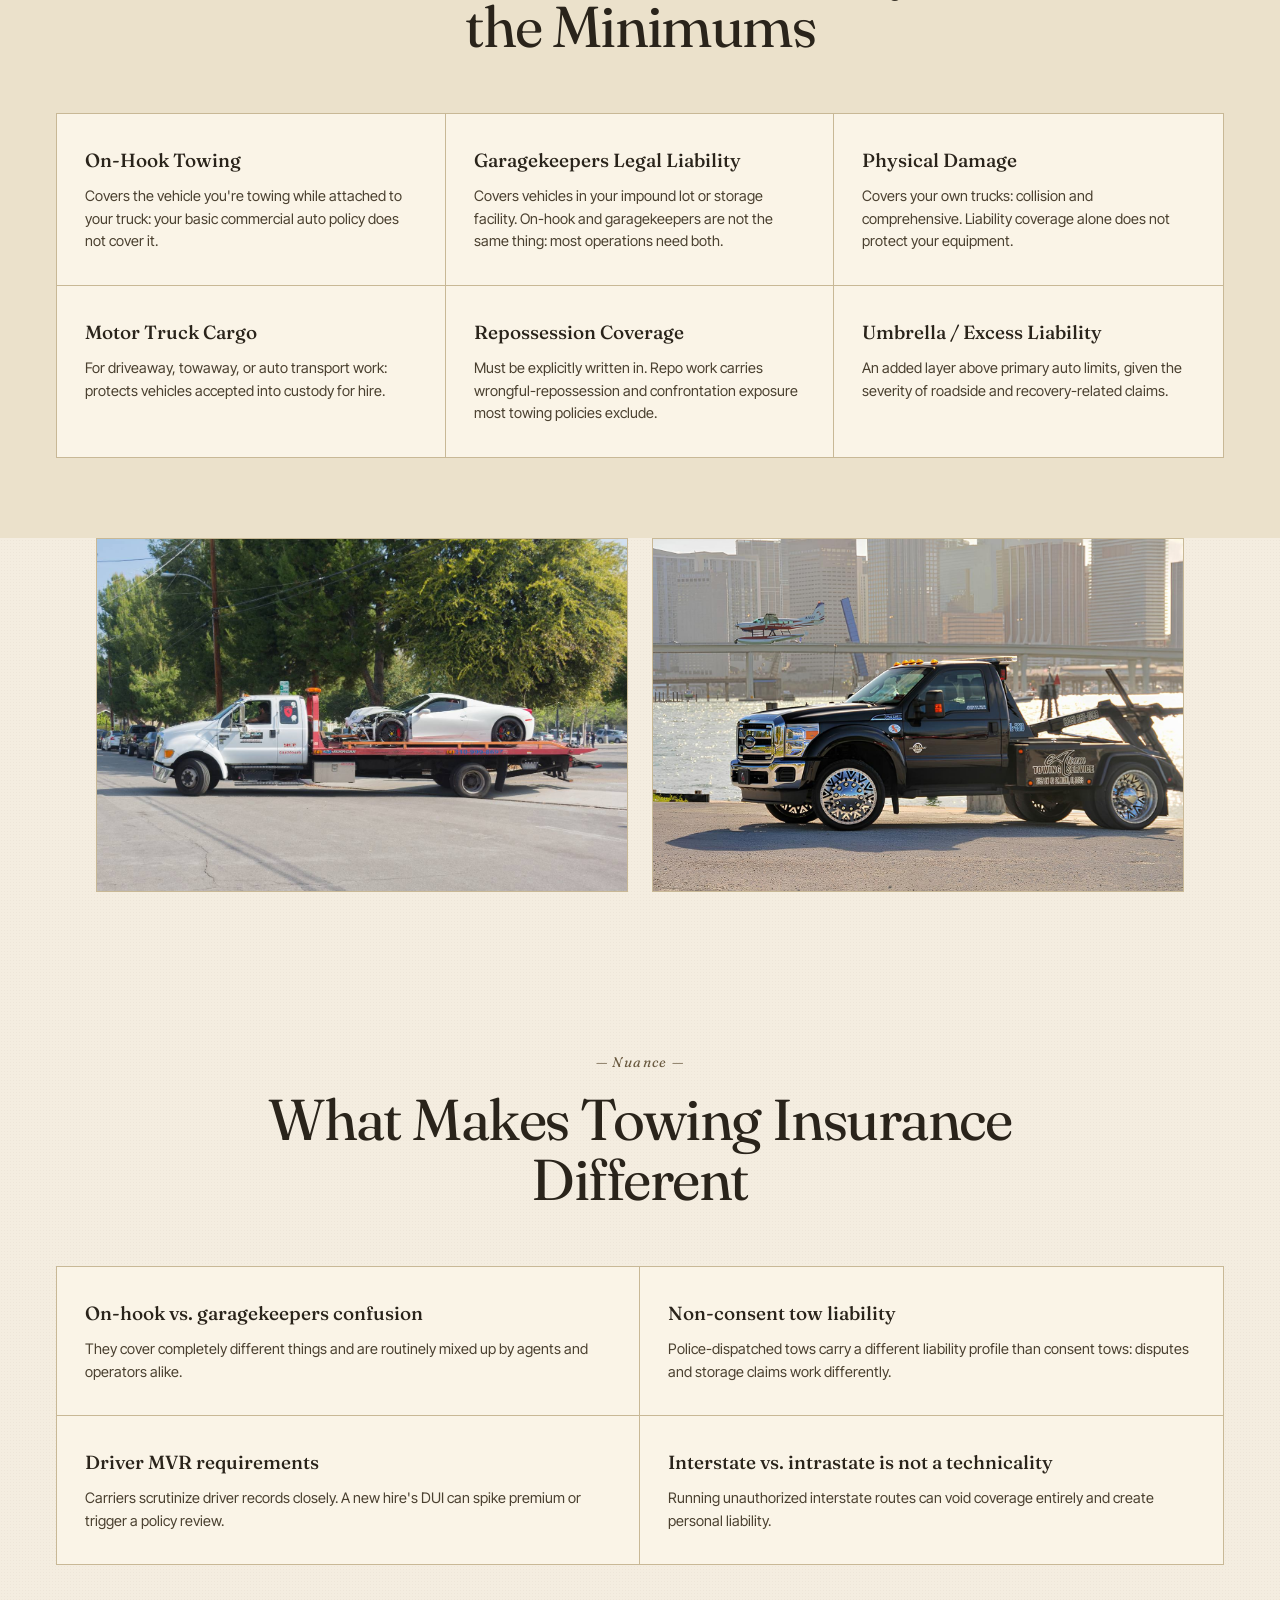
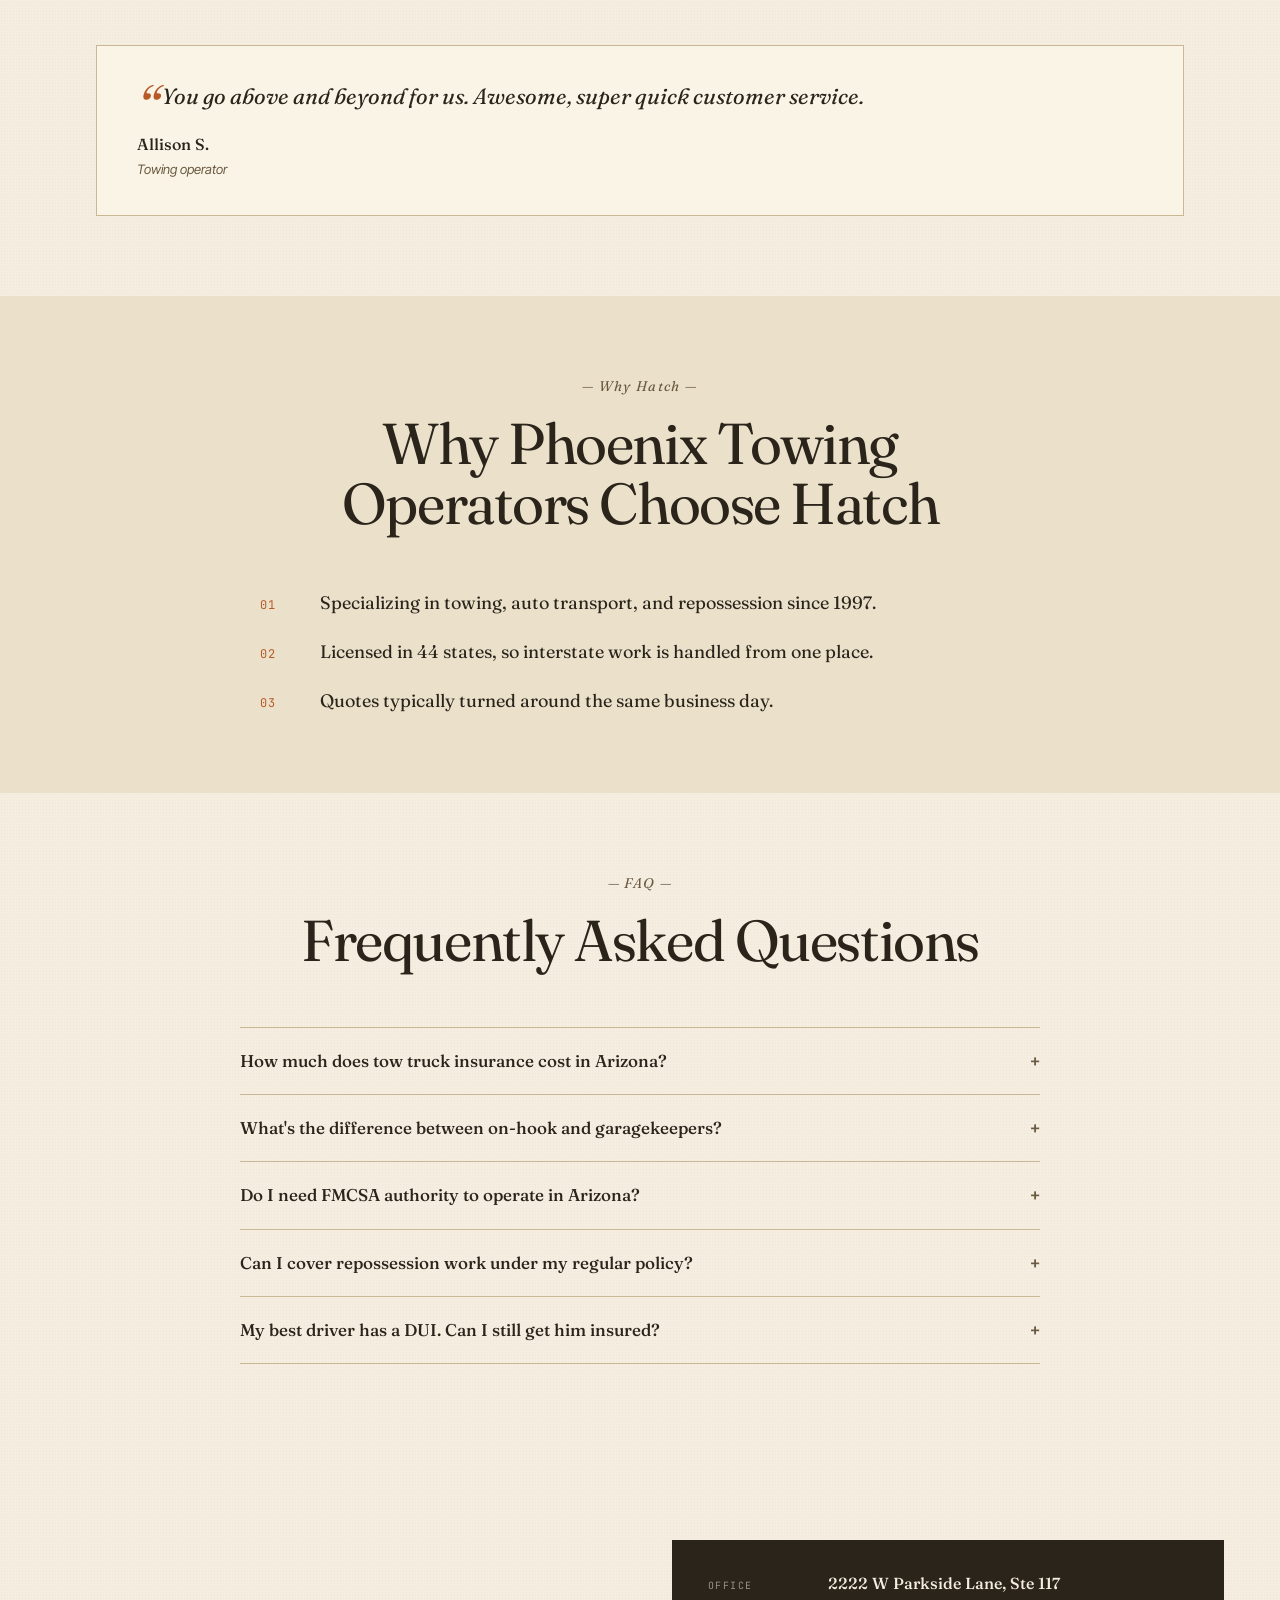
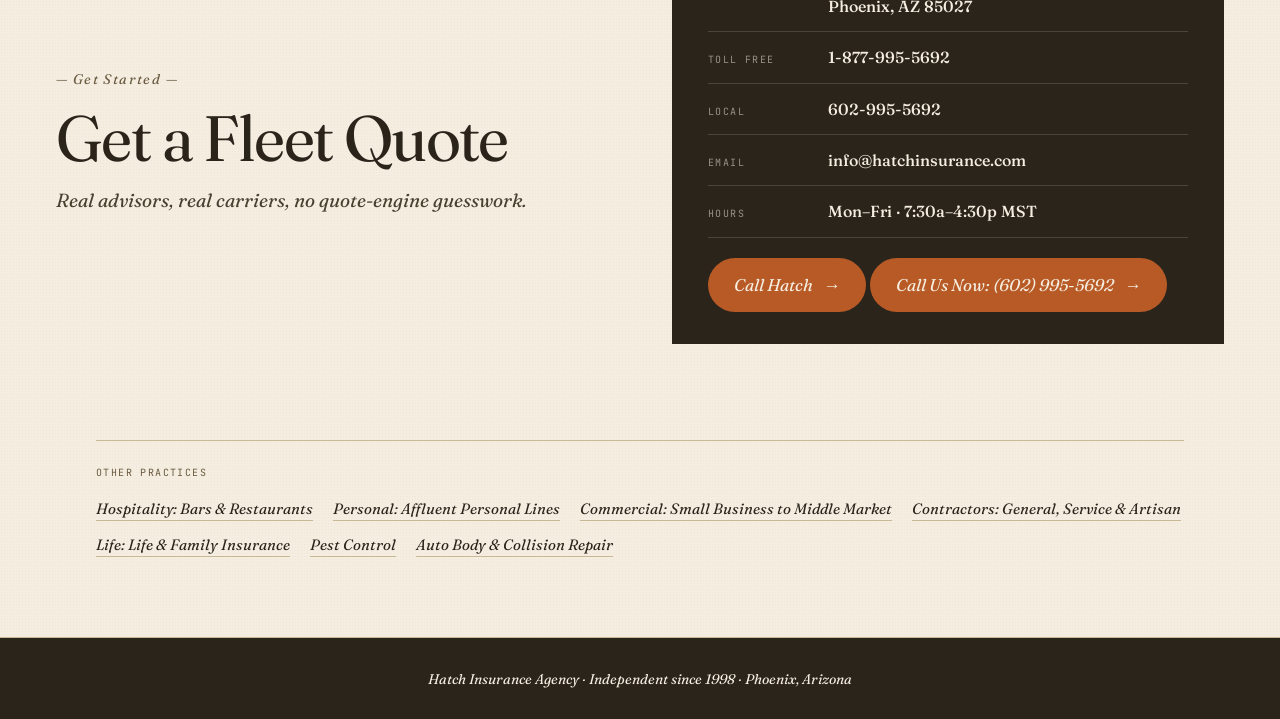
<file: specialties/towing.html>
<!doctype html>
<html lang="en">
<head>
  <meta charset="utf-8" />
  <meta name="viewport" content="width=device-width, initial-scale=1" />
  <meta name="theme-color" content="#2a241b" />
  <title>Arizona Towing &amp; Auto Transport Insurance: From Owner-Operators to Small Fleets | Hatch Insurance Agency</title>
  <meta name="description" content="Hatch Insurance has specialized in towing and transportation coverage since 1997. We know what Arizona carriers require, what motor carriers miss, and how to protect your trucks without overpaying." />

  <link rel="canonical" href="https://hatchinsurance.com/specialties/towing.html" />

  <meta property="og:title" content="Arizona Towing &amp; Auto Transport Insurance: From Owner-Operators to Small Fleets" />
  <meta property="og:description" content="Hatch Insurance has specialized in towing and transportation coverage since 1997. We know what Arizona carriers require, what motor carriers miss, and how to protect your trucks without overpaying." />
  <meta property="og:type" content="website" />
  <meta property="og:image" content="https://hatchinsurance.com/assets/specialties/towing-hero-2.jpg" />

  <link rel="preconnect" href="https://fonts.googleapis.com" />
  <link rel="preconnect" href="https://fonts.gstatic.com" crossorigin />
  <link href="https://fonts.googleapis.com/css2?family=Fraunces:ital,opsz,wght@0,9..144,400;0,9..144,500;0,9..144,600;1,9..144,400;1,9..144,500&amp;family=Inter+Tight:wght@400;500;600&amp;family=JetBrains+Mono:wght@400;500&amp;display=swap" rel="stylesheet" />

  <link rel="stylesheet" href="../styles.css" />
</head>
<body>
  <div class="dirC" id="top">
    <div class="dirC__strip">
      <span>An independent agency, since 1998.</span>
      <span class="dirC__strip-sep" aria-hidden="true">&middot;</span>
      <a href="tel:602-995-5692">602-995-5692</a>
    </div>

    <header class="dirC__header">
      <a class="dirC__brand" href="../index.html" aria-label="Hatch Insurance Agency, home">
        <span class="dirC__seal" aria-hidden="true">
          <svg viewBox="0 0 60 60" width="48" height="48">
            <circle cx="30" cy="30" r="28" fill="none" stroke="currentColor" stroke-width="0.8" />
            <circle cx="30" cy="30" r="22" fill="none" stroke="currentColor" stroke-width="0.8" />
            <text x="30" y="36" text-anchor="middle" font-family="Georgia, serif" font-style="italic" font-size="22" font-weight="600" fill="currentColor">H</text>
          </svg>
        </span>
        <span class="dirC__brand-text">
          <strong>Hatch</strong>
          <em>Insurance Agency &nbsp;&middot;&nbsp; Phoenix</em>
        </span>
      </a>

      <button class="dirC__nav-toggle" aria-expanded="false" aria-controls="primary-nav" aria-label="Open navigation">
        <span></span><span></span><span></span>
      </button>

      <nav class="dirC__nav" id="primary-nav" aria-label="Primary">
        <a href="../index.html#practice">Practice</a>
        <div class="dirC__nav-dropdown">
          <button type="button" class="dirC__nav-dropdown-trigger" aria-haspopup="true" aria-expanded="false" aria-controls="specialties-menu">
            Specialties
            <span class="dirC__nav-dropdown-caret" aria-hidden="true">&#9662;</span>
          </button>
          <ul class="dirC__nav-dropdown-menu" id="specialties-menu">
            <li><a href="towing.html" aria-current="page"><span class="n">01</span> Towing &amp; Recovery</a></li>
            <li><a href="hospitality.html"><span class="n">02</span> Bars &amp; Restaurants</a></li>
            <li><a href="personal.html"><span class="n">03</span> Affluent Personal Lines</a></li>
            <li><a href="commercial.html"><span class="n">04</span> Commercial P&amp;C</a></li>
            <li><a href="contractors.html"><span class="n">05</span> Artisan Contractors</a></li>
            <li><a href="life.html"><span class="n">06</span> Life &amp; Family</a></li>
            <li><a href="pest.html"><span class="n">07</span> Pest Control</a></li>
            <li><a href="garage.html"><span class="n">08</span> Garage &amp; Dealers</a></li>
            <li class="dirC__nav-dropdown-menu-all-item"><a class="dirC__nav-dropdown-all" href="../index.html#specialty">View all on homepage</a></li>
          </ul>
        </div>
        <a href="../index.html#approach">Approach</a>
        <a href="../index.html#people">People</a>
        <a href="../index.html#visit">Visit</a>
      </nav>

      <a class="dirC__cta" href="../index.html#visit">Begin a conversation</a>
    </header>

    <nav class="dirC__breadcrumb" aria-label="Breadcrumb">
      <a href="../index.html">Home</a>
      <span aria-hidden="true">/</span>
      <a href="../index.html#specialty">Commercial Insurance</a>
      <span aria-hidden="true">/</span>
      <span aria-current="page">Towing, Auto Transport &amp; Repossession</span>
    </nav>

    <section class="dirC__spec-hero" aria-labelledby="spec-h1">
      <div class="dirC__spec-hero-img">
        <img src="../assets/specialties/towing-hero-2.jpg" alt="Photo: a tow operator hooking up a vehicle roadside" />
      </div>
      <div class="dirC__spec-hero-body">
        <span class="dirC__kicker">Towing, Auto Transport &amp; Repossession</span>
        <h1 id="spec-h1">Arizona Towing &amp; Auto Transport Insurance: From Owner-Operators to Small Fleets</h1>
        <p class="dirC__spec-intro">Hatch Insurance has specialized in towing and transportation coverage since 1997. We know what Arizona carriers require, what motor carriers miss, and how to protect your trucks without overpaying.</p>
        <div class="dirC__spec-facts">
          <div>
            <span class="k">Specialty since</span>
            <span class="v">1997</span>
          </div>
          <div>
            <span class="k">Footprint</span>
            <span class="v">Licensed in 44 states</span>
          </div>
          <div>
            <span class="k">Turnaround</span>
            <span class="v">Same-day fleet quotes</span>
          </div>
        </div>
        <a class="dirC__plate-cta dirC__spec-hero-cta" href="../index.html#visit">
          <span>Get a Fleet Quote</span>
          <span class="arr" aria-hidden="true">&#8599;</span>
        </a>
      </div>
    </section>

    <section class="dirC__spec-section" aria-labelledby="legal-h">
      <div class="dirC__sec-head">
        <span class="dirC__kicker">&mdash; Requirements &mdash;</span>
        <h2 id="legal-h">What Arizona Law Requires</h2>
      </div>
      <div class="dirC__spec-grid dirC__spec-grid--3">
        <div class="dirC__spec-card">
          <span class="dirC__spec-card-num">01</span>
          <h3>Commercial Auto: Intrastate</h3>
          <p>Arizona sets minimum liability coverage for commercial vehicles, including tow trucks, operating within the state. Operating below state minimums puts your MVD registration and operating authority at risk.</p>
        </div>
        <div class="dirC__spec-card">
          <span class="dirC__spec-card-num">02</span>
          <h3>Commercial Auto: Interstate (FMCSA)</h3>
          <p>If your trucks cross state lines for any commercial purpose (driveaway/towaway, repossession, or for-hire work), you need a USDOT number, MC authority, and federal minimum insurance.</p>
        </div>
        <div class="dirC__spec-card">
          <span class="dirC__spec-card-num">03</span>
          <h3>Workers' Compensation</h3>
          <p>Required with any employees (ARS § 23-901). Hook-up operations, roadside exposure, and heavy equipment handling create real injury risk.</p>
        </div>
      </div>
    </section>

    <section class="dirC__spec-section dirC__spec-section--alt" aria-labelledby="rec-h">
      <div class="dirC__sec-head">
        <span class="dirC__kicker">&mdash; Coverage &mdash;</span>
        <h2 id="rec-h">What We Recommend Beyond the Minimums</h2>
      </div>
      <div class="dirC__spec-grid dirC__spec-grid--3">
        <div class="dirC__spec-card">
          <h3>On-Hook Towing</h3>
          <p>Covers the vehicle you're towing while attached to your truck: your basic commercial auto policy does not cover it.</p>
        </div>
        <div class="dirC__spec-card">
          <h3>Garagekeepers Legal Liability</h3>
          <p>Covers vehicles in your impound lot or storage facility. On-hook and garagekeepers are not the same thing: most operations need both.</p>
        </div>
        <div class="dirC__spec-card">
          <h3>Physical Damage</h3>
          <p>Covers your own trucks: collision and comprehensive. Liability coverage alone does not protect your equipment.</p>
        </div>
        <div class="dirC__spec-card">
          <h3>Motor Truck Cargo</h3>
          <p>For driveaway, towaway, or auto transport work: protects vehicles accepted into custody for hire.</p>
        </div>
        <div class="dirC__spec-card">
          <h3>Repossession Coverage</h3>
          <p>Must be explicitly written in. Repo work carries wrongful-repossession and confrontation exposure most towing policies exclude.</p>
        </div>
        <div class="dirC__spec-card">
          <h3>Umbrella / Excess Liability</h3>
          <p>An added layer above primary auto limits, given the severity of roadside and recovery-related claims.</p>
        </div>
      </div>
    </section>

    <section class="dirC__spec-gallery">
        <figure class="dirC__spec-gallery-item">
          <img src="../assets/specialties/towing-hero.jpg" alt="Photo: a tow operator hooking up a vehicle roadside" />
        </figure>
        <figure class="dirC__spec-gallery-item">
          <img src="../assets/specialties/towing-gallery-2.jpg" alt="Photo: a repossession tow truck on the waterfront" />
        </figure>
    </section>

    <section class="dirC__spec-section" aria-labelledby="risks-h">
      <div class="dirC__sec-head">
        <span class="dirC__kicker">&mdash; Nuance &mdash;</span>
        <h2 id="risks-h">What Makes Towing Insurance Different</h2>
      </div>
      <div class="dirC__spec-grid dirC__spec-grid--2">
        <div class="dirC__spec-card">
          <h3>On-hook vs. garagekeepers confusion</h3>
          <p>They cover completely different things and are routinely mixed up by agents and operators alike.</p>
        </div>
        <div class="dirC__spec-card">
          <h3>Non-consent tow liability</h3>
          <p>Police-dispatched tows carry a different liability profile than consent tows: disputes and storage claims work differently.</p>
        </div>
        <div class="dirC__spec-card">
          <h3>Driver MVR requirements</h3>
          <p>Carriers scrutinize driver records closely. A new hire's DUI can spike premium or trigger a policy review.</p>
        </div>
        <div class="dirC__spec-card">
          <h3>Interstate vs. intrastate is not a technicality</h3>
          <p>Running unauthorized interstate routes can void coverage entirely and create personal liability.</p>
        </div>
      </div>
    </section>

    <section class="dirC__voices dirC__spec-testimonial-wrap" aria-labelledby="testi-h">
      <h2 id="testi-h" class="dirC__sr-only">Client voice</h2>
      <figure class="dirC__voice dirC__spec-testimonial">
        <blockquote>
          <span class="qmark" aria-hidden="true">&ldquo;</span>You go above and beyond for us. Awesome, super quick customer service.
        </blockquote>
        <figcaption>
          <strong>Allison S.</strong>
          <em>Towing operator</em>
        </figcaption>
      </figure>
    </section>

    <section class="dirC__spec-section dirC__spec-section--alt" aria-labelledby="why-h">
      <div class="dirC__sec-head">
        <span class="dirC__kicker">&mdash; Why Hatch &mdash;</span>
        <h2 id="why-h">Why Phoenix Towing Operators Choose Hatch</h2>
      </div>
      <ol class="dirC__spec-why">
        <li>
          <span class="step">01</span>
          <p>Specializing in towing, auto transport, and repossession since 1997.</p>
        </li>
        <li>
          <span class="step">02</span>
          <p>Licensed in 44 states, so interstate work is handled from one place.</p>
        </li>
        <li>
          <span class="step">03</span>
          <p>Quotes typically turned around the same business day.</p>
        </li>
      </ol>
    </section>

    <section class="dirC__spec-section" aria-labelledby="faq-h">
      <div class="dirC__sec-head">
        <span class="dirC__kicker">&mdash; FAQ &mdash;</span>
        <h2 id="faq-h">Frequently Asked Questions</h2>
      </div>
      <div class="dirC__spec-faq">
        <details class="dirC__spec-faq-item">
          <summary>How much does tow truck insurance cost in Arizona?</summary>
          <p>It depends on truck count, driver history, consent vs. non-consent towing, repossession work, and revenue. As a rough range, expect $3,500–$10,000+ per truck annually for a complete program.</p>
        </details>
        <details class="dirC__spec-faq-item">
          <summary>What's the difference between on-hook and garagekeepers?</summary>
          <p>On-hook covers a vehicle while attached to your truck. Garagekeepers covers vehicles stored at your facility after the tow. Most operations need both.</p>
        </details>
        <details class="dirC__spec-faq-item">
          <summary>Do I need FMCSA authority to operate in Arizona?</summary>
          <p>Only if you cross state lines for commercial purposes, including repo or driveaway work. Operating interstate without authority is a federal violation and can void coverage.</p>
        </details>
        <details class="dirC__spec-faq-item">
          <summary>Can I cover repossession work under my regular policy?</summary>
          <p>Not automatically. Repo work has distinct liability characteristics and needs to be specifically underwritten and included.</p>
        </details>
        <details class="dirC__spec-faq-item">
          <summary>My best driver has a DUI. Can I still get him insured?</summary>
          <p>It depends on the carrier and how recent the violation is. As an independent agency, we work with multiple carriers to find one that fits your driver profile.</p>
        </details>
      </div>
    </section>

    <section class="dirC__visit" id="visit" aria-labelledby="visit-headline">
      <div class="dirC__visit-grid">
        <div>
          <span class="dirC__kicker">&mdash; Get Started &mdash;</span>
          <h2 id="visit-headline">Get a Fleet Quote</h2>
          <p>Real advisors, real carriers, no quote-engine guesswork.</p>
        </div>
        <div class="dirC__visit-card">
          <div class="dirC__visit-row">
            <span>Office</span>
            <strong>2222 W Parkside Lane, Ste 117<br />Phoenix, AZ 85027</strong>
          </div>
          <div class="dirC__visit-row">
            <span>Toll free</span>
            <strong><a href="tel:1-877-995-5692">1-877-995-5692</a></strong>
          </div>
          <div class="dirC__visit-row">
            <span>Local</span>
            <strong><a href="tel:602-995-5692">602-995-5692</a></strong>
          </div>
          <div class="dirC__visit-row">
            <span>Email</span>
            <strong><a href="mailto:info@hatchinsurance.com">info@hatchinsurance.com</a></strong>
          </div>
          <div class="dirC__visit-row">
            <span>Hours</span>
            <strong>Mon&ndash;Fri &middot; 7:30a&ndash;4:30p MST</strong>
          </div>
          <a class="dirC__visit-cta" href="tel:602-995-5692">
            Call Hatch <span aria-hidden="true">&rarr;</span>
          </a>
      <a class="dirC__visit-cta" href="../index.html#visit">
        Call Us Now: (602) 995-5692 <span aria-hidden="true">&rarr;</span>
      </a>

        </div>
      </div>
    </section>

    <nav class="dirC__spec-crosslinks" aria-label="Other specialty practices">
      <span class="dirC__spec-crosslinks-label">Other practices</span>
      <div class="dirC__spec-crosslinks-list">
        <a href="hospitality.html">Hospitality: Bars &amp; Restaurants</a>  <a href="personal.html">Personal: Affluent Personal Lines</a>  <a href="commercial.html">Commercial: Small Business to Middle Market</a>  <a href="contractors.html">Contractors: General, Service &amp; Artisan</a>  <a href="life.html">Life: Life &amp; Family Insurance</a>  <a href="pest.html">Pest Control</a>  <a href="garage.html">Auto Body &amp; Collision Repair</a>
      </div>
    </nav>

    <footer class="dirC__footer">
      <em>Hatch Insurance Agency &middot; Independent since 1998 &middot; Phoenix, Arizona</em>
    </footer>
  </div>

  <script src="../script.js" defer></script>
</body>
</html>
</file>
<file: styles.css>
/* ============================================================
   Hatch Insurance Agency — "Field Notes"
   Production stylesheet. Translated from the design prototype
   in _design-reference/direction-c.css with responsive
   behavior and accessibility additions.
   ============================================================ */

:root {
  /* Color tokens */
  --paper:        #f4ede0;
  --paper-2:      #ebe1cb;
  --paper-card:   #faf4e7;
  --ink:          #2a241b;
  --ink-muted:    #4a4030;
  --ink-soft:     #6a5a40;
  --rule:         #c8b896;
  --accent:       #b85a26;
  --accent-light: #f0c89a;

  /* Type stacks */
  --t-display: 'Fraunces', Georgia, 'Times New Roman', serif;
  --t-sans:    'Inter Tight', system-ui, -apple-system, BlinkMacSystemFont, sans-serif;
  --t-mono:    'JetBrains Mono', ui-monospace, SFMono-Regular, Menlo, monospace;

  /* Layout */
  --pad-x: 56px;
}

/* ----- Reset / base ----- */
*,
*::before,
*::after { box-sizing: border-box; }

html { scroll-behavior: smooth; }

body {
  margin: 0;
  font-family: var(--t-sans);
  color: var(--ink);
  background: var(--paper);
  -webkit-font-smoothing: antialiased;
  -moz-osx-font-smoothing: grayscale;
  text-rendering: optimizeLegibility;
}

img { max-width: 100%; display: block; }

a { color: inherit; }

button { font: inherit; }

/* Visible focus ring for keyboard users */
:focus-visible {
  outline: 2px solid var(--accent);
  outline-offset: 3px;
  border-radius: 2px;
}

/* ============================================================
   .dirC — page wrapper
   ============================================================ */
.dirC {
  background: var(--paper);
  color: var(--ink);
  font-family: var(--t-sans);
  font-size: 16px;
  line-height: 1.55;
  position: relative;
  overflow-x: hidden;
}
.dirC::before {
  content: '';
  position: absolute;
  inset: 0;
  background-image: radial-gradient(rgba(60, 40, 20, 0.06) 1px, transparent 1px);
  background-size: 3px 3px;
  pointer-events: none;
  opacity: 0.5;
  mix-blend-mode: multiply;
  z-index: 0;
}
.dirC > * { position: relative; z-index: 1; }

/* ----- 1. Top utility strip ----- */
.dirC__strip {
  display: flex;
  justify-content: center;
  gap: 14px;
  align-items: center;
  padding: 10px var(--pad-x);
  background: var(--ink);
  color: var(--paper);
  font-family: var(--t-display);
  font-size: 13px;
  font-style: italic;
  letter-spacing: 0.02em;
}
.dirC__strip-sep { opacity: 0.5; }
.dirC__strip a {
  color: inherit;
  text-decoration: underline;
  text-decoration-thickness: 1px;
  text-underline-offset: 3px;
}

/* ----- 2. Header ----- */
.dirC__header {
  display: grid;
  grid-template-columns: auto 1fr auto;
  align-items: center;
  gap: 40px;
  padding: 28px var(--pad-x) 32px;
  position: relative;
  z-index: 30;
}
.dirC__brand {
  display: flex;
  align-items: center;
  gap: 16px;
  text-decoration: none;
  color: inherit;
}
.dirC__seal { color: var(--ink); display: inline-flex; }
.dirC__brand-text {
  display: flex;
  flex-direction: column;
  line-height: 1.1;
}
.dirC__brand-text strong {
  font-family: var(--t-display);
  font-weight: 500;
  font-style: italic;
  font-size: 32px;
  letter-spacing: -0.015em;
}
.dirC__brand-text em {
  font-style: normal;
  font-size: 11px;
  letter-spacing: 0.16em;
  text-transform: uppercase;
  color: var(--ink-soft);
  margin-top: 4px;
}

.dirC__nav {
  display: flex;
  gap: 32px;
  justify-self: center;
}
.dirC__nav a {
  text-decoration: none;
  color: var(--ink);
  font-family: var(--t-display);
  font-size: 17px;
  font-style: italic;
  font-weight: 400;
  transition: color 0.2s;
}
.dirC__nav a:hover { color: var(--accent); }

/* ----- Specialties nav dropdown ----- */
.dirC__nav-dropdown { position: relative; }
.dirC__nav-dropdown-trigger {
  display: inline-flex;
  align-items: center;
  gap: 7px;
  background: transparent;
  border: none;
  padding: 0;
  margin: 0;
  cursor: pointer;
  color: var(--ink);
  font-family: var(--t-display);
  font-size: 17px;
  font-style: italic;
  font-weight: 400;
  transition: color 0.2s;
}
.dirC__nav-dropdown-trigger:hover { color: var(--accent); }
.dirC__nav-dropdown.is-open .dirC__nav-dropdown-trigger { color: var(--accent); }
.dirC__nav-dropdown-caret {
  font-size: 9px;
  color: var(--ink-soft);
  transition: transform 0.2s, color 0.2s;
}
.dirC__nav-dropdown.is-open .dirC__nav-dropdown-caret { transform: rotate(180deg); color: var(--accent); }

.dirC__nav-dropdown-menu {
  position: absolute;
  top: calc(100% + 20px);
  left: 50%;
  min-width: 300px;
  margin: 0;
  padding: 10px;
  list-style: none;
  background: var(--paper-card);
  border: 1px solid var(--rule);
  box-shadow: 0 16px 40px rgba(20, 14, 6, 0.16);
  opacity: 0;
  visibility: hidden;
  pointer-events: none;
  transform: translate(-50%, -6px);
  transition: opacity 0.15s ease, transform 0.15s ease, visibility 0.15s;
  z-index: 20;
}
.dirC__nav-dropdown.is-open .dirC__nav-dropdown-menu {
  opacity: 1;
  visibility: visible;
  pointer-events: auto;
  transform: translate(-50%, 0);
}
.dirC__nav-dropdown-menu li + li { border-top: 1px solid var(--rule); }
.dirC__nav-dropdown-menu a {
  display: flex;
  align-items: baseline;
  gap: 10px;
  padding: 10px 12px;
  text-decoration: none;
  color: var(--ink);
  font-family: var(--t-display);
  font-size: 15px;
  font-style: italic;
  transition: color 0.15s, background 0.15s;
}
.dirC__nav-dropdown-menu a .n {
  font-family: var(--t-mono);
  font-style: normal;
  font-size: 10px;
  letter-spacing: 0.06em;
  color: var(--ink-soft);
}
.dirC__nav-dropdown-menu a:hover { color: var(--accent); background: var(--paper); }
.dirC__nav-dropdown-menu a:hover .n { color: var(--accent); }
.dirC__nav-dropdown-menu-all-item { margin-top: 4px; padding-top: 4px; border-top: 1px solid var(--rule) !important; }
.dirC__nav-dropdown-menu .dirC__nav-dropdown-all {
  display: block;
  padding: 10px 12px;
  font-family: var(--t-mono);
  font-size: 10px;
  font-style: normal;
  letter-spacing: 0.1em;
  text-transform: uppercase;
  text-decoration: none;
  color: var(--ink-soft);
  text-align: center;
  transition: color 0.15s;
}
.dirC__nav-dropdown-menu .dirC__nav-dropdown-all:hover { color: var(--accent); background: transparent; }

.dirC__cta {
  text-decoration: none;
  color: var(--paper);
  background: var(--ink);
  padding: 12px 22px;
  font-family: var(--t-display);
  font-size: 14px;
  font-style: italic;
  border-radius: 999px;
  transition: background 0.2s;
  white-space: nowrap;
}
.dirC__cta:hover { background: var(--accent); }

/* Mobile nav toggle (hidden on desktop) */
.dirC__nav-toggle {
  display: none;
  width: 44px;
  height: 44px;
  background: transparent;
  border: 1px solid var(--rule);
  border-radius: 999px;
  cursor: pointer;
  padding: 0;
  flex-direction: column;
  align-items: center;
  justify-content: center;
  gap: 5px;
}
.dirC__nav-toggle span {
  display: block;
  width: 18px;
  height: 1.5px;
  background: var(--ink);
  transition: transform 0.2s, opacity 0.2s;
}

/* ----- 3. Hero ----- */
.dirC__hero { padding: 56px var(--pad-x) 96px; }

.dirC__hero--image {
  padding: 0;
  position: relative;
  min-height: 780px;
  display: flex;
  align-items: stretch;
  overflow: hidden;
  background: var(--ink);
}
.dirC__hero-image-bg {
  position: absolute;
  inset: 0;
  z-index: 0;
}
.dirC__hero-image-bg img {
  width: 100%;
  height: 100%;
  object-fit: cover;
  filter: saturate(0.92);
}
.dirC__hero-scrim {
  position: absolute;
  inset: 0;
  background:
    linear-gradient(180deg, rgba(20, 14, 6, 0.55) 0%, rgba(20, 14, 6, 0.25) 35%, rgba(20, 14, 6, 0.7) 100%),
    linear-gradient(90deg, rgba(20, 14, 6, 0.5) 0%, rgba(20, 14, 6, 0.0) 50%);
}
.dirC__hero-overlay {
  position: relative;
  z-index: 1;
  width: 100%;
  padding: 32px var(--pad-x) 88px;
  display: flex;
  flex-direction: column;
  justify-content: flex-start;
  align-items: flex-start;
  color: var(--paper);
}
.dirC__hero-h {
  font-family: var(--t-display);
  font-size: clamp(60px, 7vw, 116px);
  font-weight: 400;
  line-height: 0.96;
  letter-spacing: -0.025em;
  margin: 0 0 56px;
  max-width: 1200px;
}
.dirC__hero-h em {
  font-style: italic;
  color: var(--accent);
  font-weight: 400;
}
.dirC__hero-h--inverse {
  color: var(--paper);
  text-shadow: 0 2px 24px rgba(20, 14, 6, 0.4);
}
.dirC__hero-h--inverse em { color: var(--accent-light); }

/* ----- 4. Intro band ----- */
.dirC__intro { padding: 72px var(--pad-x) 56px; }

.dirC__hero-grid {
  display: grid;
  grid-template-columns: 1.4fr 1fr;
  gap: 64px;
  margin-bottom: 0;
  padding-bottom: 32px;
  border-bottom: 1px solid var(--rule);
}
.dirC__hero-lede {
  font-family: var(--t-display);
  font-size: 21px;
  font-weight: 400;
  line-height: 1.4;
  color: var(--ink);
  max-width: 600px;
  margin: 0;
}
.dirC__hero-meta {
  display: grid;
  grid-template-columns: 1fr 1fr;
  gap: 20px 24px;
  align-content: start;
}
.dirC__hero-meta > div {
  display: flex;
  flex-direction: column;
  gap: 4px;
}
.dirC__hero-meta .k {
  font-family: var(--t-mono);
  font-size: 10px;
  letter-spacing: 0.14em;
  text-transform: uppercase;
  color: var(--ink-soft);
}
.dirC__hero-meta .v {
  font-family: var(--t-display);
  font-size: 17px;
  font-style: italic;
}

/* ----- Section heads (shared) ----- */
.dirC__sec-head {
  text-align: center;
  max-width: 760px;
  margin: 0 auto 56px;
}
.dirC__kicker {
  display: block;
  font-family: var(--t-display);
  font-style: italic;
  font-size: 14px;
  color: var(--ink-soft);
  letter-spacing: 0.1em;
  margin-bottom: 16px;
}
.dirC__sec-head h2 {
  font-family: var(--t-display);
  font-size: clamp(40px, 4.5vw, 64px);
  font-weight: 400;
  line-height: 1.04;
  letter-spacing: -0.025em;
  margin: 0 0 20px;
}
.dirC__sec-head p {
  font-family: var(--t-display);
  font-size: 19px;
  font-style: italic;
  color: var(--ink-muted);
  margin: 0;
}

/* ----- 5. Approach ----- */
.dirC__approach {
  padding: 96px var(--pad-x);
  background: var(--paper-2);
}
.dirC__letter {
  max-width: 760px;
  margin: 0 auto 64px;
  background: var(--paper-card);
  border: 1px solid var(--rule);
  padding: 48px 56px;
  font-family: var(--t-display);
  font-size: 19px;
  line-height: 1.5;
}
.dirC__letter p { margin: 0 0 18px; }
.dirC__letter-sign {
  font-style: italic;
  margin: 24px 0 0;
  border-top: 1px solid var(--rule);
  padding-top: 20px;
  font-size: 17px;
  color: var(--ink-soft);
}

.dirC__steps {
  list-style: none;
  padding: 0;
  margin: 0 auto;
  display: grid;
  grid-template-columns: repeat(4, 1fr);
  gap: 0;
  border: 1px solid var(--rule);
  background: var(--paper-card);
  max-width: 1200px;
}
.dirC__steps li {
  padding: 32px 28px;
  border-right: 1px solid var(--rule);
  transition: background-color 0.3s ease;
  cursor: default;
}
.dirC__steps li:last-child { border-right: none; }
.dirC__steps li:hover { background-color: #fdf8ea; }

.dirC__steps .step {
  display: block;
  font-family: var(--t-mono);
  font-size: 11px;
  letter-spacing: 0.14em;
  color: var(--ink-soft);
  margin-bottom: 16px;
  transition: color 0.3s ease, transform 0.3s ease, letter-spacing 0.3s ease;
}
.dirC__steps li:hover .step {
  color: var(--accent);
  transform: translateY(-2px);
  letter-spacing: 0.18em;
}

.dirC__steps h3 {
  font-family: var(--t-display);
  font-size: 22px;
  font-weight: 500;
  margin: 0 0 10px;
  letter-spacing: -0.01em;
  transition: color 0.3s ease;
}
.dirC__steps li:hover h3 { color: var(--ink); }

.dirC__steps p {
  font-size: 14px;
  line-height: 1.55;
  color: var(--ink-muted);
  margin: 0;
}

/* ----- 6. Specialties ----- */
.dirC__specialty { padding: 80px var(--pad-x); }

.dirC__tabs {
  display: flex;
  flex-wrap: wrap;
  gap: 8px;
  justify-content: center;
  margin-bottom: 48px;
  padding-bottom: 32px;
  border-bottom: 1px solid var(--rule);
}
.dirC__tab {
  background: transparent;
  border: 1px solid var(--rule);
  padding: 12px 18px;
  display: inline-flex;
  gap: 12px;
  align-items: baseline;
  cursor: pointer;
  border-radius: 999px;
  transition: background 0.2s, border-color 0.2s;
  color: inherit;
}
.dirC__tab .n {
  font-family: var(--t-mono);
  font-size: 10px;
  color: var(--ink-soft);
  letter-spacing: 0.1em;
}
.dirC__tab .t {
  font-family: var(--t-display);
  font-style: italic;
  font-size: 16px;
  color: var(--ink);
}
.dirC__tab:hover { border-color: var(--ink); }
.dirC__tab.is-active { background: var(--ink); border-color: var(--ink); }
.dirC__tab.is-active .n { color: rgba(244, 237, 224, 0.6); }
.dirC__tab.is-active .t { color: var(--paper); }

.dirC__plate {
  display: flex;
  flex-direction: column;
  gap: 36px;
  padding: 32px;
  background: var(--paper-card);
  border: 1px solid var(--rule);
  max-width: 1200px;
  margin: 0 auto;
}
.dirC__plate-body { order: 1; }
.dirC__plate-image { order: 2; position: relative; }
.dirC__plate-image img {
  width: 100%;
  aspect-ratio: 16/9;
  object-fit: cover;
  border: 1px solid var(--rule);
  transition: opacity 0.18s ease;
}
.dirC__plate-caption {
  position: absolute;
  left: 16px;
  bottom: 16px;
  background: var(--paper);
  padding: 8px 14px;
  font-family: var(--t-display);
  font-style: italic;
  font-size: 13px;
}
.dirC__plate-body {
  display: flex;
  flex-direction: column;
  gap: 16px;
  padding: 16px 8px;
  position: relative;
  /* Reserve room on the right for the absolutely-positioned CTA */
  padding-right: 280px;
}
.dirC__plate-no {
  font-family: var(--t-mono);
  font-size: 11px;
  letter-spacing: 0.14em;
  color: var(--ink-soft);
}
.dirC__plate-body h3 {
  font-family: var(--t-display);
  font-size: 48px;
  font-weight: 400;
  line-height: 1.02;
  letter-spacing: -0.02em;
  margin: 0;
}
.dirC__plate-aud {
  font-family: var(--t-display);
  font-style: italic;
  color: var(--accent);
  font-size: 16px;
  margin: 0;
}
.dirC__plate-summary {
  font-size: 16px;
  line-height: 1.55;
  color: var(--ink-muted);
  margin: 0;
  max-width: 720px;
}
.dirC__plate-list {
  display: flex;
  flex-direction: column;
  gap: 12px;
  padding-top: 16px;
  border-top: 1px solid var(--rule);
}
.dirC__plate-list .lbl {
  font-family: var(--t-mono);
  font-size: 10px;
  letter-spacing: 0.14em;
  text-transform: uppercase;
  color: var(--ink-soft);
}
.dirC__plate-list ul {
  list-style: none;
  padding: 0;
  margin: 0;
  display: flex;
  flex-direction: column;
  gap: 6px;
}
.dirC__plate-list li {
  font-family: var(--t-display);
  font-style: italic;
  font-size: 16px;
  padding-left: 16px;
  position: relative;
}
.dirC__plate-list li::before {
  content: '—';
  position: absolute;
  left: 0;
  color: var(--ink-soft);
}
.dirC__plate-cta {
  position: absolute;
  top: 16px;
  right: 8px;
  display: inline-flex;
  align-items: center;
  gap: 10px;
  padding: 12px 24px;
  background: var(--ink);
  color: var(--paper);
  text-decoration: none;
  font-family: var(--t-display);
  font-style: italic;
  font-size: 16px;
  border-radius: 999px;
  transition: background 0.2s;
}
.dirC__plate-cta:hover { background: var(--accent); }

/* Plate cross-fade hook */
.dirC__plate.is-fading .dirC__plate-image img,
.dirC__plate.is-fading .dirC__plate-body { opacity: 0.4; }
.dirC__plate-body { transition: opacity 0.18s ease; }

/* ----- 7. Voices ----- */
.dirC__voices { padding: 96px var(--pad-x); }
.dirC__voice-grid {
  display: grid;
  grid-template-columns: repeat(2, 1fr);
  gap: 32px;
  max-width: 1200px;
  margin: 0 auto;
}
.dirC__voice {
  background: var(--paper-card);
  border: 1px solid var(--rule);
  padding: 36px 40px;
  margin: 0;
  transition: background-color 0.3s ease, border-color 0.3s ease, transform 0.3s ease;
  cursor: default;
}
.dirC__voice:hover {
  background-color: #fdf8ea;
  border-color: var(--accent);
  transform: translateY(-2px);
}
.dirC__voice blockquote {
  font-family: var(--t-display);
  font-size: 22px;
  font-style: italic;
  line-height: 1.35;
  margin: 0 0 20px;
}
.dirC__voice .qmark {
  font-size: 56px;
  line-height: 0;
  color: var(--accent);
  vertical-align: -0.4em;
  margin-right: 4px;
  display: inline-block;
  transition: transform 0.3s ease;
}
.dirC__voice:hover .qmark {
  transform: translate(-2px, -2px) scale(1.08);
}
.dirC__voice figcaption {
  display: flex;
  flex-direction: column;
  gap: 2px;
}
.dirC__voice figcaption strong {
  font-family: var(--t-display);
  font-weight: 500;
  font-size: 16px;
  transition: color 0.3s ease;
}
.dirC__voice:hover figcaption strong {
  color: var(--accent);
}
.dirC__voice figcaption em {
  font-style: italic;
  font-size: 13px;
  color: var(--ink-soft);
}

/* ----- 8. People ----- */
.dirC__people {
  padding: 96px var(--pad-x);
  background: var(--paper-2);
}
.dirC__people-grid {
  display: grid;
  grid-template-columns: repeat(4, 1fr);
  gap: 16px;
  max-width: 1200px;
  margin: 0 auto;
}
.dirC__person { text-align: center; }
.dirC__person-portrait {
  aspect-ratio: 3/4;
  background: var(--ink);
  color: var(--paper);
  display: flex;
  align-items: center;
  justify-content: center;
  margin-bottom: 12px;
  border: 1px solid var(--rule);
  position: relative;
  overflow: hidden;
}
.dirC__person-portrait::after {
  content: '';
  position: absolute;
  inset: 0;
  background: linear-gradient(135deg, transparent, rgba(184, 90, 38, 0.2));
}
.dirC__person:nth-child(2n) .dirC__person-portrait { background: #4a3a26; }
.dirC__person:nth-child(3n) .dirC__person-portrait { background: #6a5230; }

/* Real headshots — fill the placeholder, drop the warm overlay so the photo reads true. */
.dirC__person-portrait--photo { background: #2b2118; }
.dirC__person-portrait--photo::after { display: none; }
.dirC__person-portrait img {
  position: absolute;
  inset: 0;
  width: 100%;
  height: 100%;
  object-fit: cover;
  display: block;
}
.dirC__person-portrait span {
  font-family: var(--t-display);
  font-style: italic;
  font-size: 48px;
  font-weight: 400;
  letter-spacing: -0.02em;
  position: relative;
  z-index: 1;
}
.dirC__person h3 {
  font-family: var(--t-display);
  font-weight: 500;
  font-size: 17px;
  margin: 0;
}
.dirC__person p {
  font-family: var(--t-display);
  font-style: italic;
  font-size: 13px;
  color: var(--ink-soft);
  margin: 2px 0 0;
}

/* ----- 9. Visit ----- */
.dirC__visit { padding: 96px var(--pad-x); }
.dirC__visit-grid {
  max-width: 1200px;
  margin: 0 auto;
  display: grid;
  grid-template-columns: 1fr 1fr;
  gap: 64px;
  align-items: center;
}
.dirC__visit-grid h2 {
  font-family: var(--t-display);
  font-size: clamp(48px, 5vw, 72px);
  font-weight: 400;
  line-height: 1.0;
  letter-spacing: -0.025em;
  margin: 16px 0;
}
.dirC__visit-grid p {
  font-family: var(--t-display);
  font-style: italic;
  font-size: 19px;
  color: var(--ink-muted);
  margin: 0;
}
.dirC__visit-card {
  background: var(--ink);
  color: var(--paper);
  padding: 32px 36px;
}
.dirC__visit-row {
  display: grid;
  grid-template-columns: 100px 1fr;
  gap: 20px;
  padding: 14px 0;
  border-bottom: 1px solid rgba(244, 237, 224, 0.16);
  align-items: baseline;
}
.dirC__visit-row:first-child { padding-top: 0; }
.dirC__visit-row span {
  font-family: var(--t-mono);
  font-size: 10px;
  letter-spacing: 0.14em;
  text-transform: uppercase;
  color: rgba(244, 237, 224, 0.55);
}
.dirC__visit-row strong {
  font-family: var(--t-display);
  font-weight: 500;
  font-size: 16px;
  line-height: 1.4;
}
.dirC__visit-row strong a {
  color: inherit;
  text-decoration: none;
}
.dirC__visit-row strong a:hover { color: var(--accent-light); }
.dirC__visit-cta {
  display: inline-flex;
  align-items: center;
  gap: 10px;
  margin-top: 20px;
  padding: 14px 26px;
  background: var(--accent);
  color: var(--paper);
  text-decoration: none;
  font-family: var(--t-display);
  font-style: italic;
  font-size: 17px;
  border-radius: 999px;
  transition: background 0.2s, color 0.2s;
}
.dirC__visit-cta:hover { background: var(--paper); color: var(--ink); }

/* ----- 10. Footer ----- */
.dirC__footer {
  padding: 28px var(--pad-x);
  text-align: center;
  border-top: 1px solid var(--rule);
  background: var(--ink);
  color: var(--paper);
}
.dirC__footer em {
  font-family: var(--t-display);
  font-style: italic;
  font-size: 14px;
}

/* ============================================================
   Responsive
   ============================================================ */
@media (max-width: 1024px) {
  :root { --pad-x: 40px; }

  .dirC__hero--image { min-height: 640px; }
  .dirC__hero-overlay { padding: 24px var(--pad-x) 56px; }

  .dirC__hero-grid { grid-template-columns: 1fr; gap: 40px; }

  .dirC__steps { grid-template-columns: repeat(2, 1fr); }
  .dirC__steps li:nth-child(2n) { border-right: none; }
  .dirC__steps li:nth-child(-n+2) { border-bottom: 1px solid var(--rule); }

  .dirC__plate { gap: 28px; }
  .dirC__plate-body h3 { font-size: 40px; }
  .dirC__plate-body { padding-right: 200px; }

  .dirC__people-grid { grid-template-columns: repeat(3, 1fr); }

  .dirC__visit-grid { grid-template-columns: 1fr; gap: 40px; }
}

@media (max-width: 720px) {
  :root { --pad-x: 24px; }

  /* Header collapses to brand + toggle, hide CTA */
  .dirC__header {
    grid-template-columns: 1fr auto;
    gap: 16px;
    padding: 20px var(--pad-x);
  }
  .dirC__header .dirC__cta { display: none; }
  .dirC__nav-toggle { display: inline-flex; order: 2; }
  .dirC__brand { order: 1; }
  .dirC__brand-text strong { font-size: 26px; }

  .dirC__nav {
    order: 3;
    grid-column: 1 / -1;
    flex-direction: column;
    gap: 16px;
    align-items: flex-start;
    padding-top: 12px;
    border-top: 1px solid var(--rule);
    margin-top: 8px;
    display: none;
  }
  .dirC__nav.is-open { display: flex; }

  .dirC__nav-dropdown { width: 100%; }
  .dirC__nav-dropdown-trigger { width: 100%; justify-content: space-between; }
  .dirC__nav-dropdown-menu {
    position: static;
    min-width: 0;
    margin-top: 12px;
    padding: 0 0 0 4px;
    background: transparent;
    border: none;
    border-left: 1px solid var(--rule);
    box-shadow: none;
    opacity: 1;
    visibility: visible;
    pointer-events: auto;
    transform: none;
    display: none;
  }
  .dirC__nav-dropdown.is-open .dirC__nav-dropdown-menu { display: block; }
  .dirC__nav-dropdown-menu li + li { border-top: none; }
  .dirC__nav-dropdown-menu a { padding: 8px 12px; font-size: 15px; }
  .dirC__nav-dropdown-menu .dirC__nav-dropdown-all { text-align: left; }

  .dirC__hero--image { min-height: 560px; }
  .dirC__hero-overlay { padding: 24px var(--pad-x) 64px; }

  .dirC__intro,
  .dirC__approach,
  .dirC__specialty,
  .dirC__voices,
  .dirC__people,
  .dirC__visit { padding-left: var(--pad-x); padding-right: var(--pad-x); }

  .dirC__approach,
  .dirC__voices,
  .dirC__people,
  .dirC__visit { padding-top: 64px; padding-bottom: 64px; }
  .dirC__intro { padding-top: 56px; padding-bottom: 40px; }
  .dirC__specialty { padding-top: 56px; padding-bottom: 56px; }

  .dirC__sec-head { margin-bottom: 40px; }

  .dirC__letter { padding: 32px 24px; font-size: 17px; }

  .dirC__voice-grid { grid-template-columns: 1fr; gap: 16px; }
  .dirC__voice { padding: 28px 24px; }
  .dirC__voice blockquote { font-size: 19px; }

  .dirC__people-grid { grid-template-columns: repeat(2, 1fr); }

  .dirC__tabs {
    flex-wrap: nowrap;
    overflow-x: auto;
    justify-content: flex-start;
    padding-bottom: 24px;
    margin-bottom: 32px;
    -webkit-overflow-scrolling: touch;
    scrollbar-width: none;
  }
  .dirC__tabs::-webkit-scrollbar { display: none; }
  .dirC__tab { flex: 0 0 auto; }

  /* Drop CTA back into normal flow on narrow screens */
  .dirC__plate-body { padding-right: 8px; }
  .dirC__plate-cta {
    position: static;
    margin-top: 12px;
    align-self: flex-start;
  }

  .dirC__visit-card { padding: 24px 20px; }
  .dirC__visit-row { grid-template-columns: 80px 1fr; gap: 12px; }

  .dirC__footer { padding: 24px var(--pad-x); }
}

@media (max-width: 480px) {
  .dirC__hero--image { min-height: 560px; }
  .dirC__hero-h { font-size: clamp(44px, 11vw, 64px); margin-bottom: 32px; }

  .dirC__hero-meta { grid-template-columns: 1fr 1fr; gap: 16px 16px; }

  .dirC__steps { grid-template-columns: 1fr; }
  .dirC__steps li { border-right: none !important; border-bottom: 1px solid var(--rule); }
  .dirC__steps li:last-child { border-bottom: none; }

  .dirC__plate { padding: 16px; gap: 24px; }
  .dirC__plate-body { padding: 8px 0; }
  .dirC__plate-body h3 { font-size: 32px; }

  .dirC__people-grid { grid-template-columns: repeat(2, 1fr); }
}

/* ============================================================
   Specialty landing pages (/specialties/*.html)
   ============================================================ */
.dirC__sr-only {
  position: absolute;
  width: 1px; height: 1px;
  padding: 0; margin: -1px;
  overflow: hidden;
  clip: rect(0, 0, 0, 0);
  white-space: nowrap;
  border: 0;
}

.dirC__breadcrumb {
  display: flex;
  flex-wrap: wrap;
  gap: 8px;
  align-items: center;
  padding: 20px var(--pad-x) 0;
  font-family: var(--t-mono);
  font-size: 11px;
  letter-spacing: 0.06em;
  text-transform: uppercase;
  color: var(--ink-soft);
}
.dirC__breadcrumb a { text-decoration: none; color: var(--ink-soft); }
.dirC__breadcrumb a:hover { color: var(--accent); }
.dirC__breadcrumb [aria-current] { color: var(--ink); }

/* ----- Specialty hero ----- */
.dirC__spec-hero {
  display: grid;
  grid-template-columns: 1fr 1fr;
  gap: 56px;
  align-items: center;
  padding: 32px var(--pad-x) 80px;
  max-width: 1400px;
  margin: 0 auto;
}
.dirC__spec-hero-img img {
  width: 100%;
  aspect-ratio: 4/3;
  object-fit: cover;
  border: 1px solid var(--rule);
}
.dirC__spec-hero-body h1 {
  font-family: var(--t-display);
  font-size: clamp(34px, 4vw, 52px);
  font-weight: 400;
  line-height: 1.08;
  letter-spacing: -0.02em;
  margin: 14px 0 18px;
}
.dirC__spec-intro {
  font-size: 17px;
  line-height: 1.6;
  color: var(--ink-muted);
  margin: 0 0 28px;
  max-width: 560px;
}
.dirC__spec-facts {
  display: flex;
  flex-wrap: wrap;
  gap: 24px 32px;
  padding: 20px 0;
  margin-bottom: 28px;
  border-top: 1px solid var(--rule);
  border-bottom: 1px solid var(--rule);
}
.dirC__spec-facts > div { display: flex; flex-direction: column; gap: 4px; }
.dirC__spec-facts .k {
  font-family: var(--t-mono);
  font-size: 10px;
  letter-spacing: 0.14em;
  text-transform: uppercase;
  color: var(--ink-soft);
}
.dirC__spec-facts .v {
  font-family: var(--t-display);
  font-size: 16px;
  font-style: italic;
}
.dirC__spec-hero-cta { position: static; display: inline-flex; }

/* ----- Generic specialty section ----- */
.dirC__spec-section { padding: 80px var(--pad-x); }
.dirC__spec-section--alt { background: var(--paper-2); }

.dirC__spec-grid {
  display: grid;
  gap: 0;
  border: 1px solid var(--rule);
  background: var(--paper-card);
  max-width: 1200px;
  margin: 0 auto;
}
.dirC__spec-grid--2 { grid-template-columns: repeat(2, 1fr); }
.dirC__spec-grid--3 { grid-template-columns: repeat(3, 1fr); }
.dirC__spec-card {
  padding: 32px 28px;
  border-right: 1px solid var(--rule);
  border-bottom: 1px solid var(--rule);
}
.dirC__spec-grid--2 .dirC__spec-card:nth-child(2n) { border-right: none; }
.dirC__spec-grid--3 .dirC__spec-card:nth-child(3n) { border-right: none; }
.dirC__spec-grid .dirC__spec-card:last-child,
.dirC__spec-grid--2 .dirC__spec-card:nth-last-child(-n+2),
.dirC__spec-grid--3 .dirC__spec-card:nth-last-child(-n+3) { border-bottom: none; }
.dirC__spec-card-num {
  display: block;
  font-family: var(--t-mono);
  font-size: 11px;
  letter-spacing: 0.14em;
  color: var(--ink-soft);
  margin-bottom: 14px;
}
.dirC__spec-card h3 {
  font-family: var(--t-display);
  font-size: 19px;
  font-weight: 500;
  margin: 0 0 10px;
}
.dirC__spec-card p {
  font-size: 14.5px;
  line-height: 1.55;
  color: var(--ink-muted);
  margin: 0;
}

/* ----- Gallery ----- */
.dirC__spec-gallery {
  display: grid;
  grid-template-columns: 1fr 1fr;
  gap: 24px;
  max-width: 1200px;
  margin: 0 auto;
  padding: 0 var(--pad-x) 80px;
}
.dirC__spec-gallery-item { margin: 0; }
.dirC__spec-gallery-item img {
  width: 100%;
  aspect-ratio: 3/2;
  object-fit: cover;
  border: 1px solid var(--rule);
}
.dirC__spec-gallery-item figcaption {
  margin-top: 10px;
  font-family: var(--t-display);
  font-style: italic;
  font-size: 13px;
  color: var(--ink-soft);
}

/* ----- Specialty testimonial ----- */
.dirC__spec-testimonial-wrap { max-width: 1200px; margin: 0 auto; padding: 0 var(--pad-x) 80px; }
.dirC__spec-testimonial { max-width: 100%; }

/* ----- Why choose Hatch ----- */
.dirC__spec-why {
  list-style: none;
  margin: 0 auto;
  padding: 0;
  max-width: 760px;
  display: flex;
  flex-direction: column;
  gap: 24px;
}
.dirC__spec-why li {
  display: grid;
  grid-template-columns: 40px 1fr;
  gap: 20px;
  align-items: baseline;
}
.dirC__spec-why .step {
  font-family: var(--t-mono);
  font-size: 12px;
  letter-spacing: 0.1em;
  color: var(--accent);
}
.dirC__spec-why p {
  font-family: var(--t-display);
  font-size: 18px;
  line-height: 1.4;
  margin: 0;
}

/* ----- FAQ accordion ----- */
.dirC__spec-faq {
  max-width: 800px;
  margin: 0 auto;
  border-top: 1px solid var(--rule);
}
.dirC__spec-faq-item {
  border-bottom: 1px solid var(--rule);
  padding: 20px 0;
}
.dirC__spec-faq-item summary {
  font-family: var(--t-display);
  font-size: 17px;
  font-weight: 500;
  cursor: pointer;
  list-style: none;
  display: flex;
  justify-content: space-between;
  align-items: baseline;
  gap: 16px;
}
.dirC__spec-faq-item summary::-webkit-details-marker { display: none; }
.dirC__spec-faq-item summary::after {
  content: '+';
  font-family: var(--t-mono);
  color: var(--ink-soft);
  flex-shrink: 0;
}
.dirC__spec-faq-item[open] summary::after { content: '\2212'; }
.dirC__spec-faq-item p {
  margin: 14px 0 0;
  font-size: 15px;
  line-height: 1.6;
  color: var(--ink-muted);
}

/* ----- Cross-links to other practices ----- */
.dirC__spec-crosslinks {
  max-width: 1200px;
  margin: 0 auto;
  padding: 0 var(--pad-x) 80px;
}
.dirC__spec-crosslinks-label {
  display: block;
  font-family: var(--t-mono);
  font-size: 10px;
  letter-spacing: 0.14em;
  text-transform: uppercase;
  color: var(--ink-soft);
  margin-bottom: 16px;
  padding-top: 24px;
  border-top: 1px solid var(--rule);
}
.dirC__spec-crosslinks-list {
  display: flex;
  flex-wrap: wrap;
  gap: 12px 20px;
}
.dirC__spec-crosslinks-list a {
  font-family: var(--t-display);
  font-style: italic;
  font-size: 15px;
  text-decoration: none;
  color: var(--ink);
  border-bottom: 1px solid var(--rule);
}
.dirC__spec-crosslinks-list a:hover { color: var(--accent); border-color: var(--accent); }

@media (max-width: 1024px) {
  .dirC__spec-hero { grid-template-columns: 1fr; gap: 32px; padding-bottom: 56px; }
  .dirC__spec-grid--3 { grid-template-columns: repeat(2, 1fr); }
  .dirC__spec-grid--3 .dirC__spec-card:nth-child(3n) { border-right: 1px solid var(--rule); }
  .dirC__spec-grid--3 .dirC__spec-card:nth-child(2n) { border-right: none; }
  .dirC__spec-gallery { grid-template-columns: 1fr; }
}

@media (max-width: 720px) {
  .dirC__breadcrumb { padding: 16px var(--pad-x) 0; }
  .dirC__spec-hero,
  .dirC__spec-section,
  .dirC__spec-gallery,
  .dirC__spec-testimonial-wrap,
  .dirC__spec-crosslinks { padding-left: var(--pad-x); padding-right: var(--pad-x); }
  .dirC__spec-section { padding-top: 56px; padding-bottom: 56px; }
  .dirC__spec-grid--2,
  .dirC__spec-grid--3 { grid-template-columns: 1fr; }
  .dirC__spec-grid .dirC__spec-card { border-right: none !important; }
  .dirC__spec-why li { grid-template-columns: 28px 1fr; gap: 12px; }
}

/* Reduced motion: disable transitions/smooth scroll */
@media (prefers-reduced-motion: reduce) {
  html { scroll-behavior: auto; }
  *,
  *::before,
  *::after {
    transition-duration: 0.01ms !important;
    animation-duration: 0.01ms !important;
  }
}
</file>
